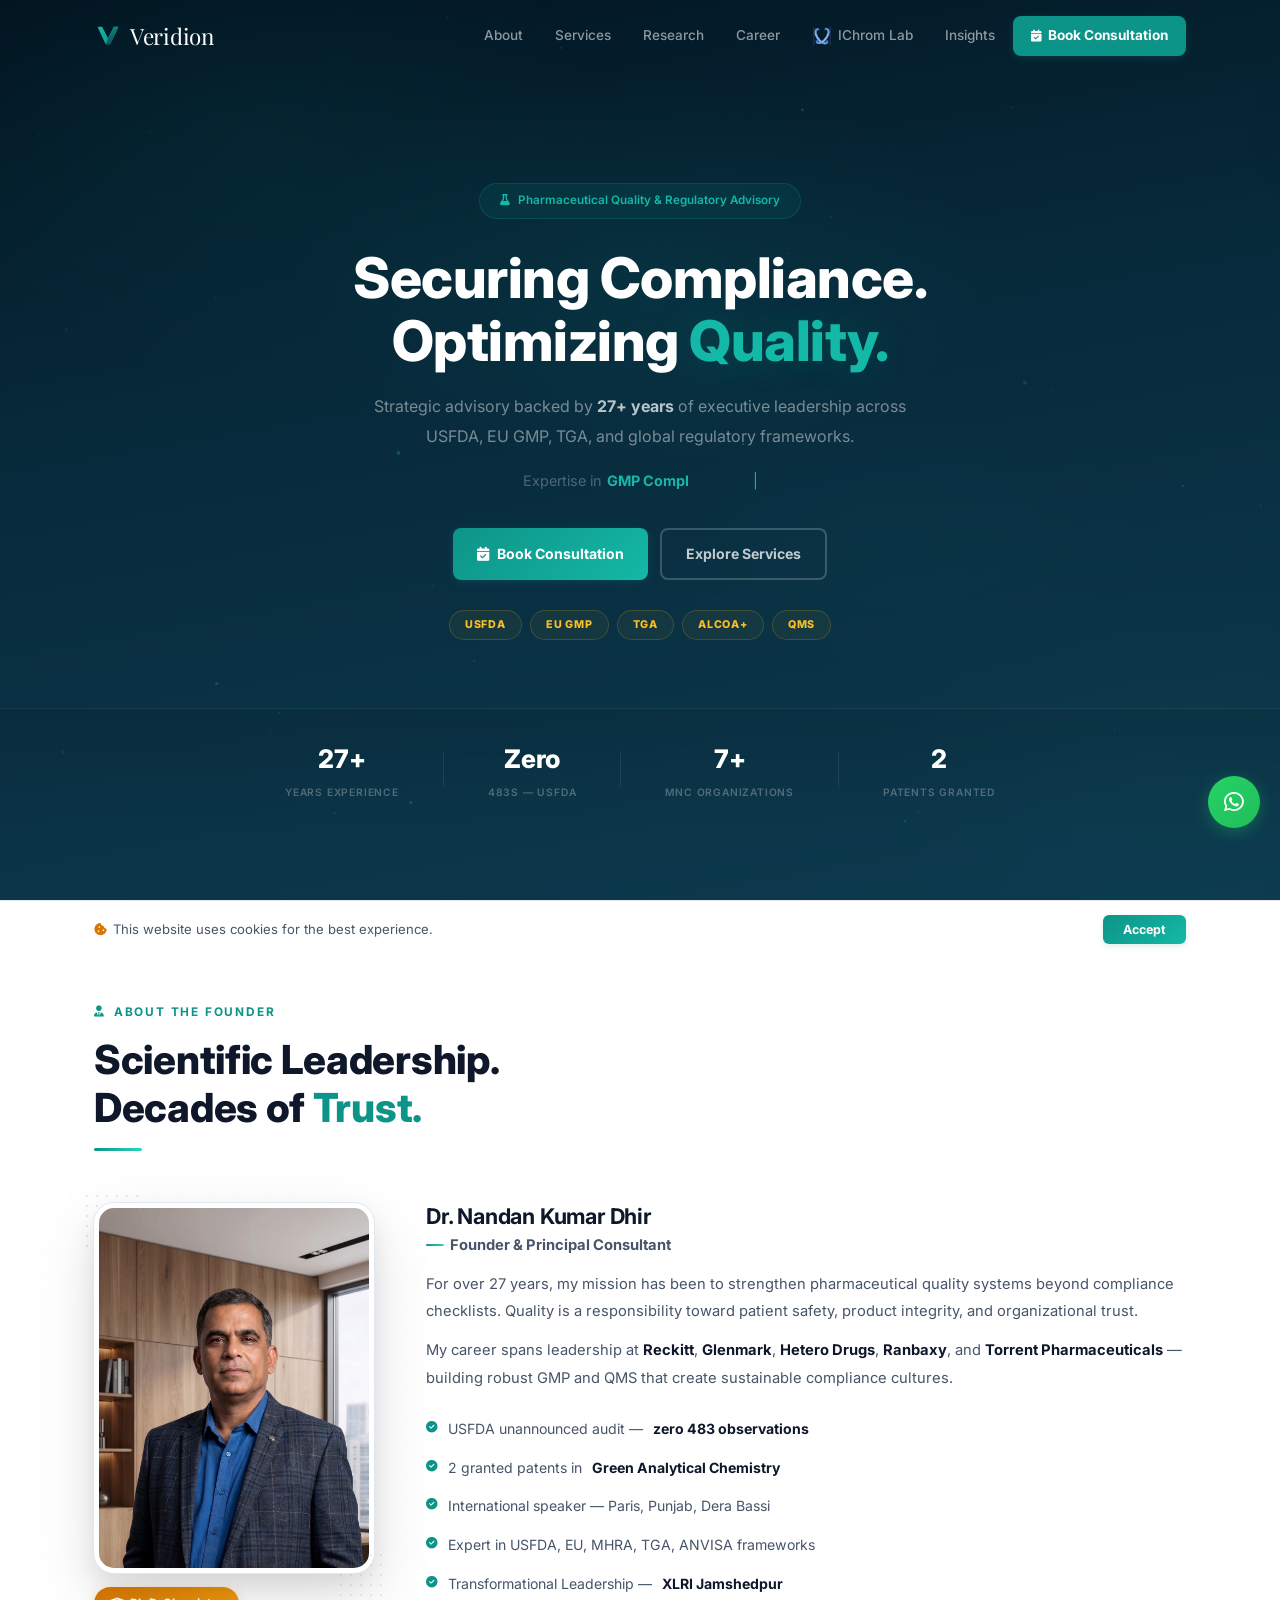
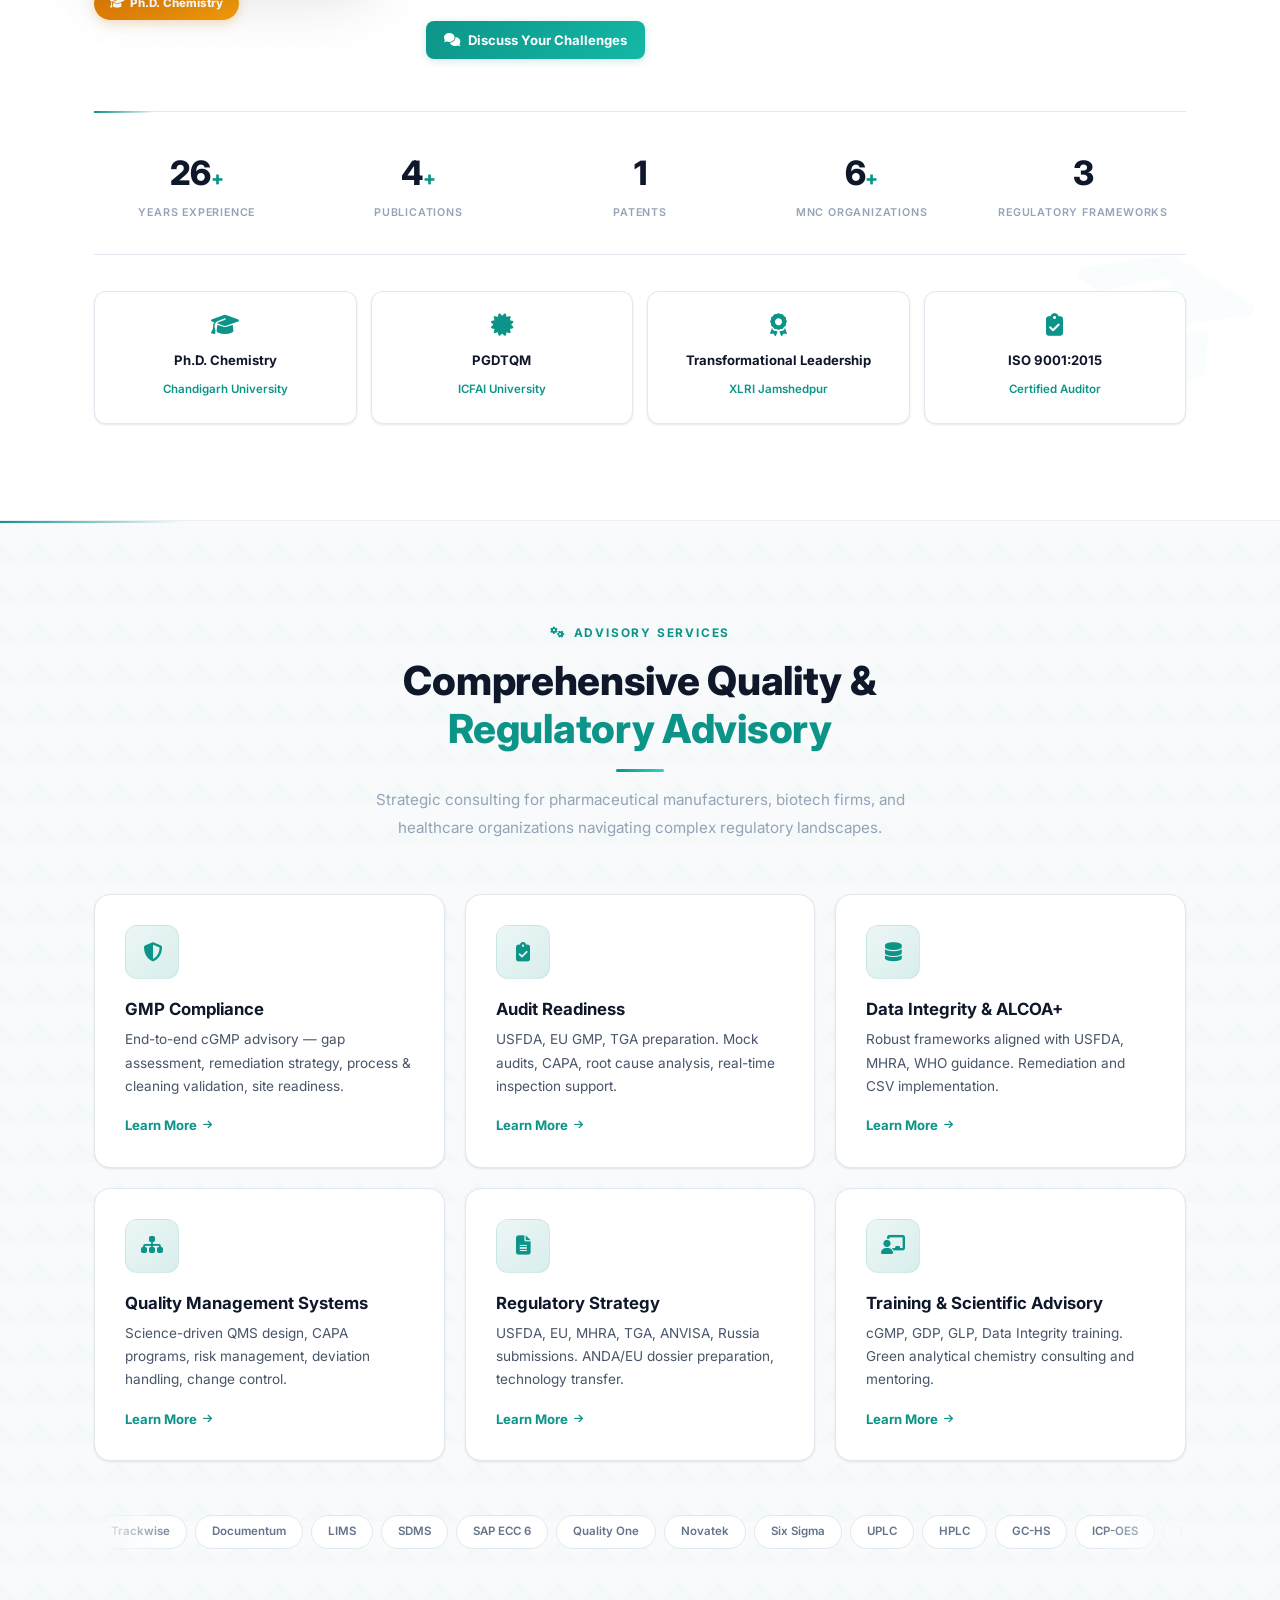
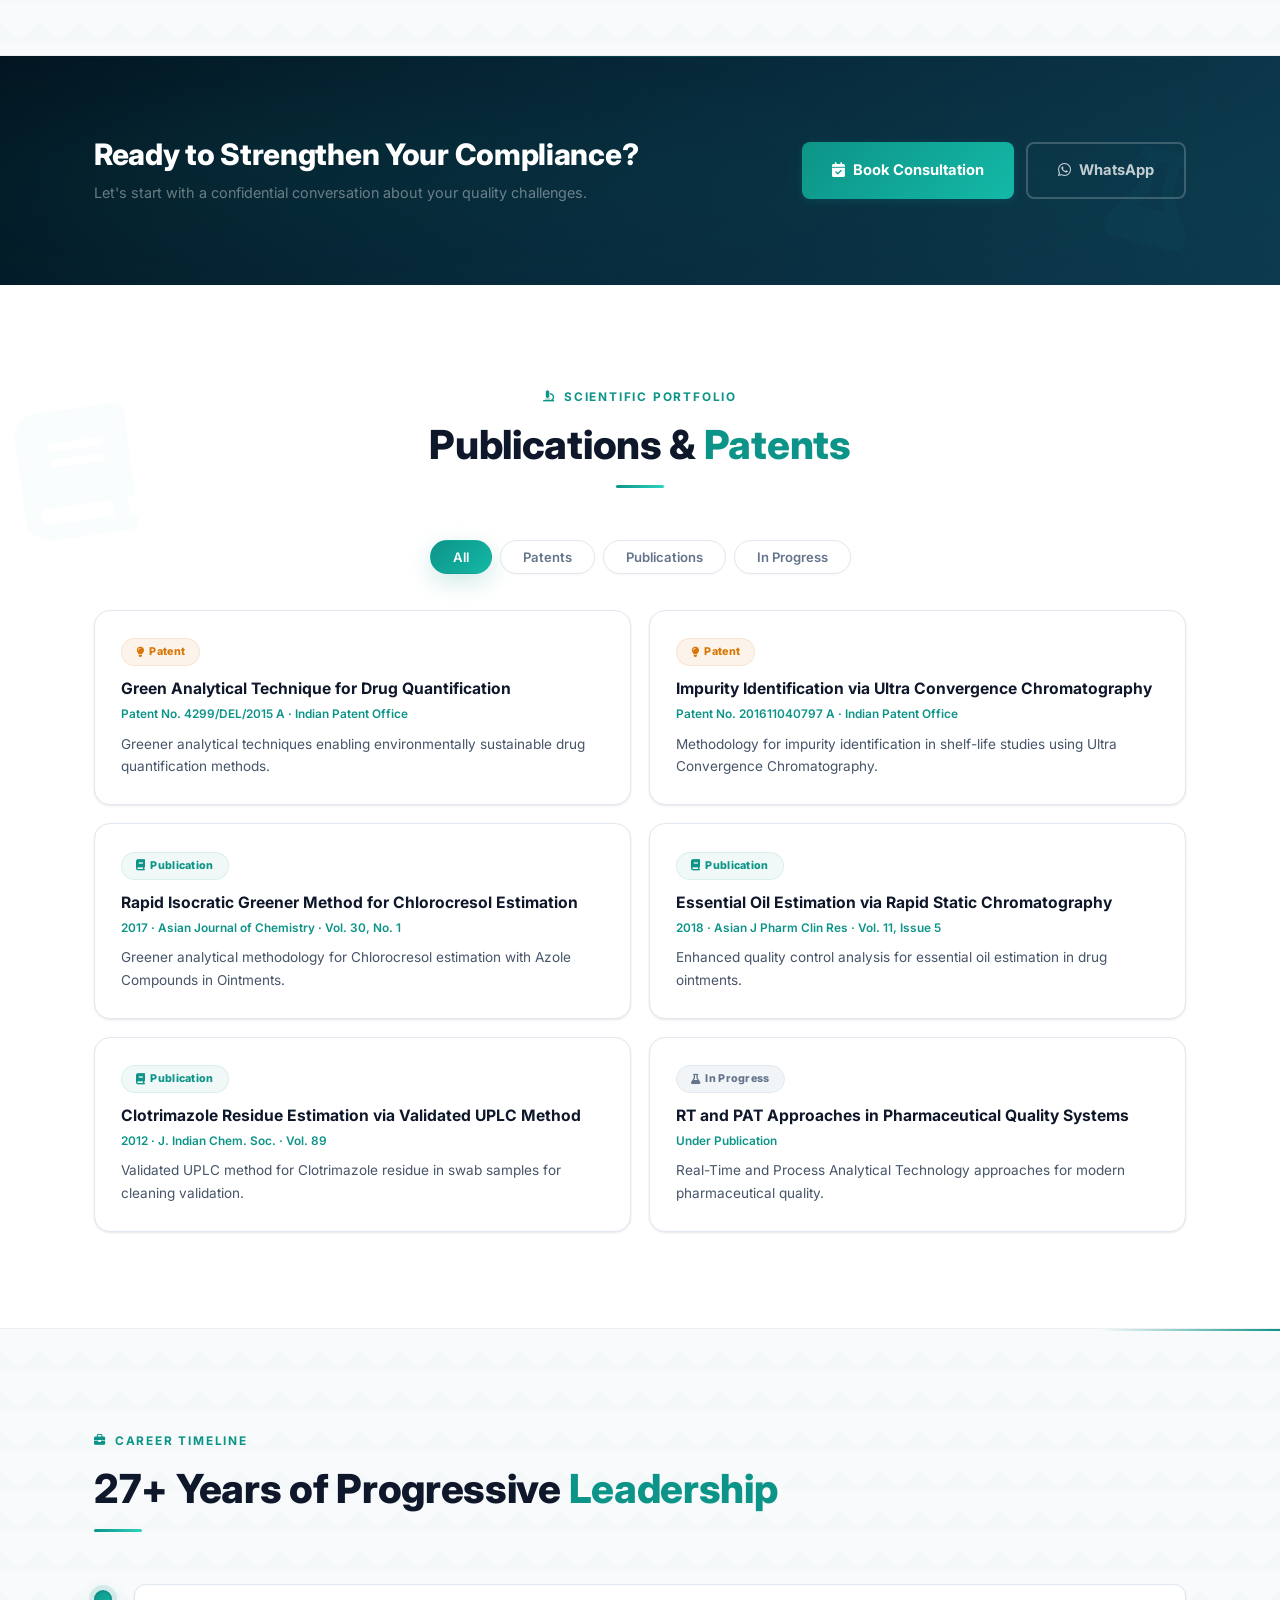
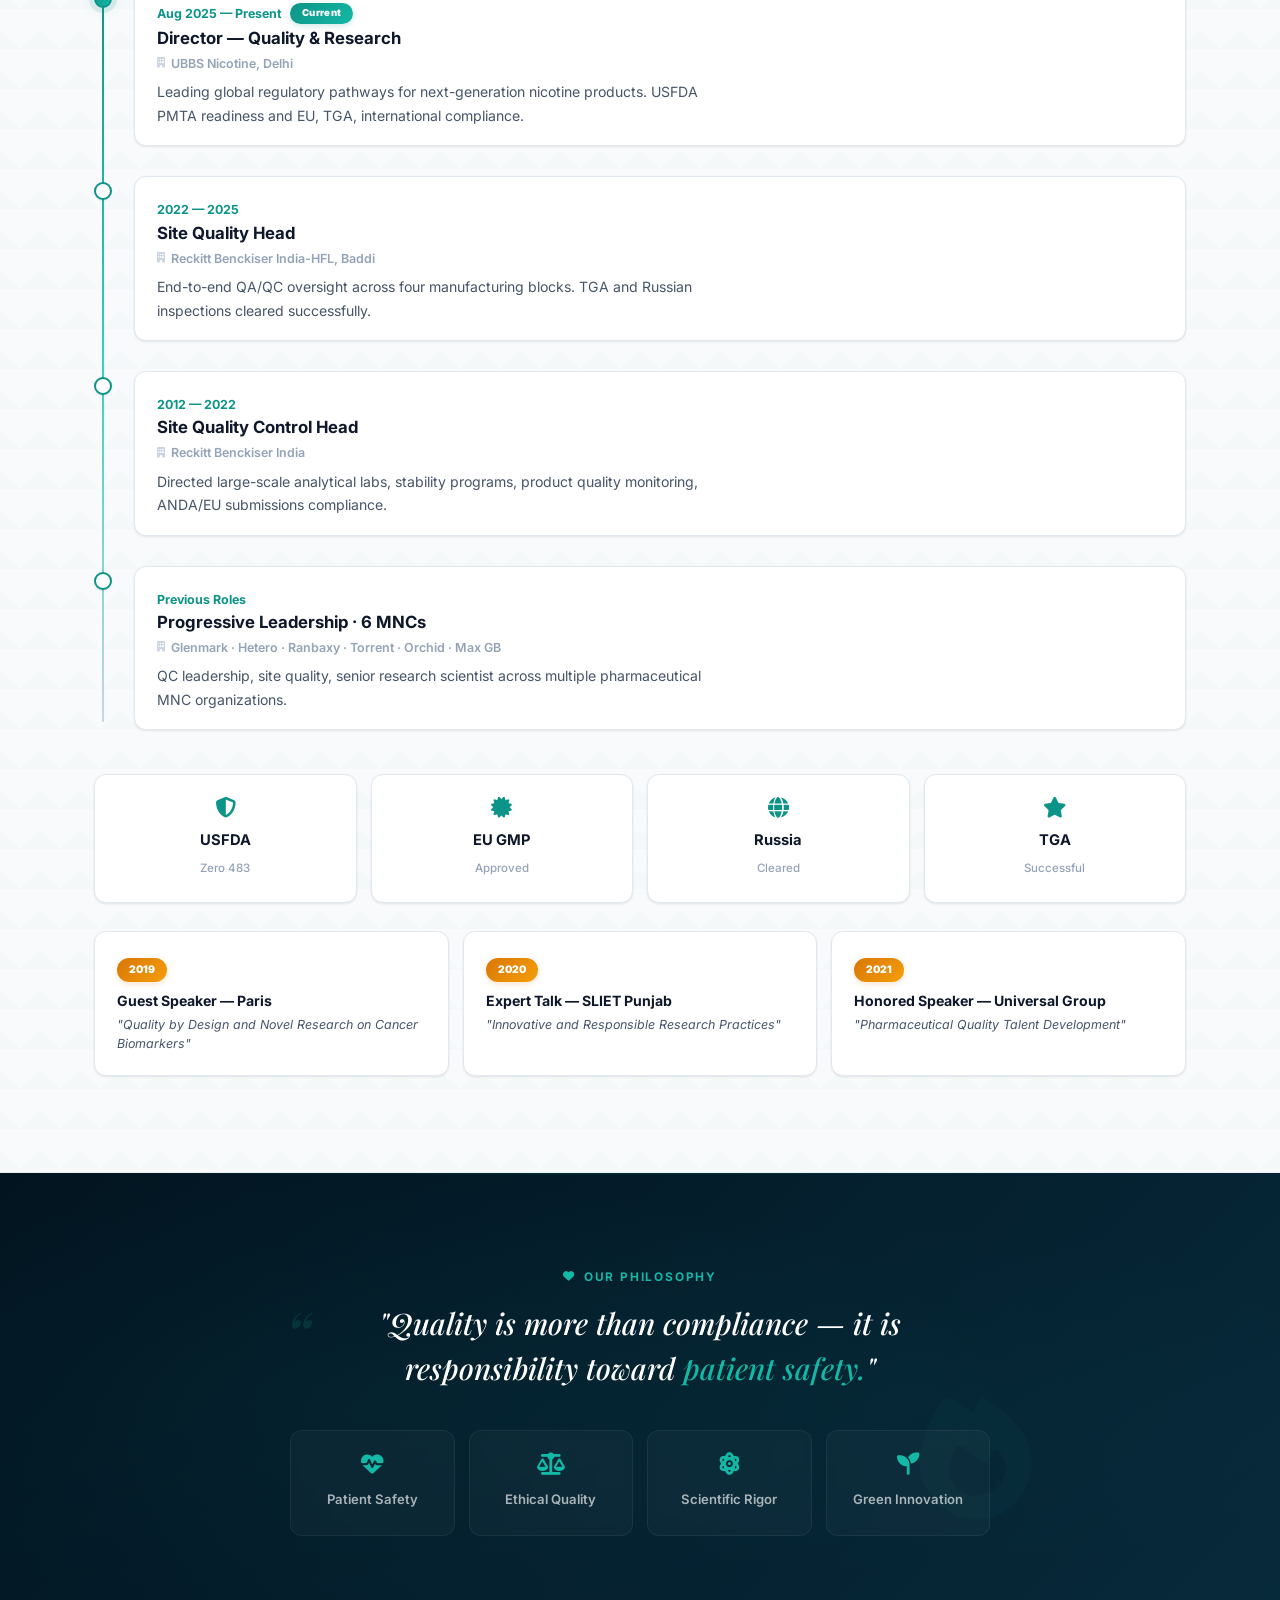
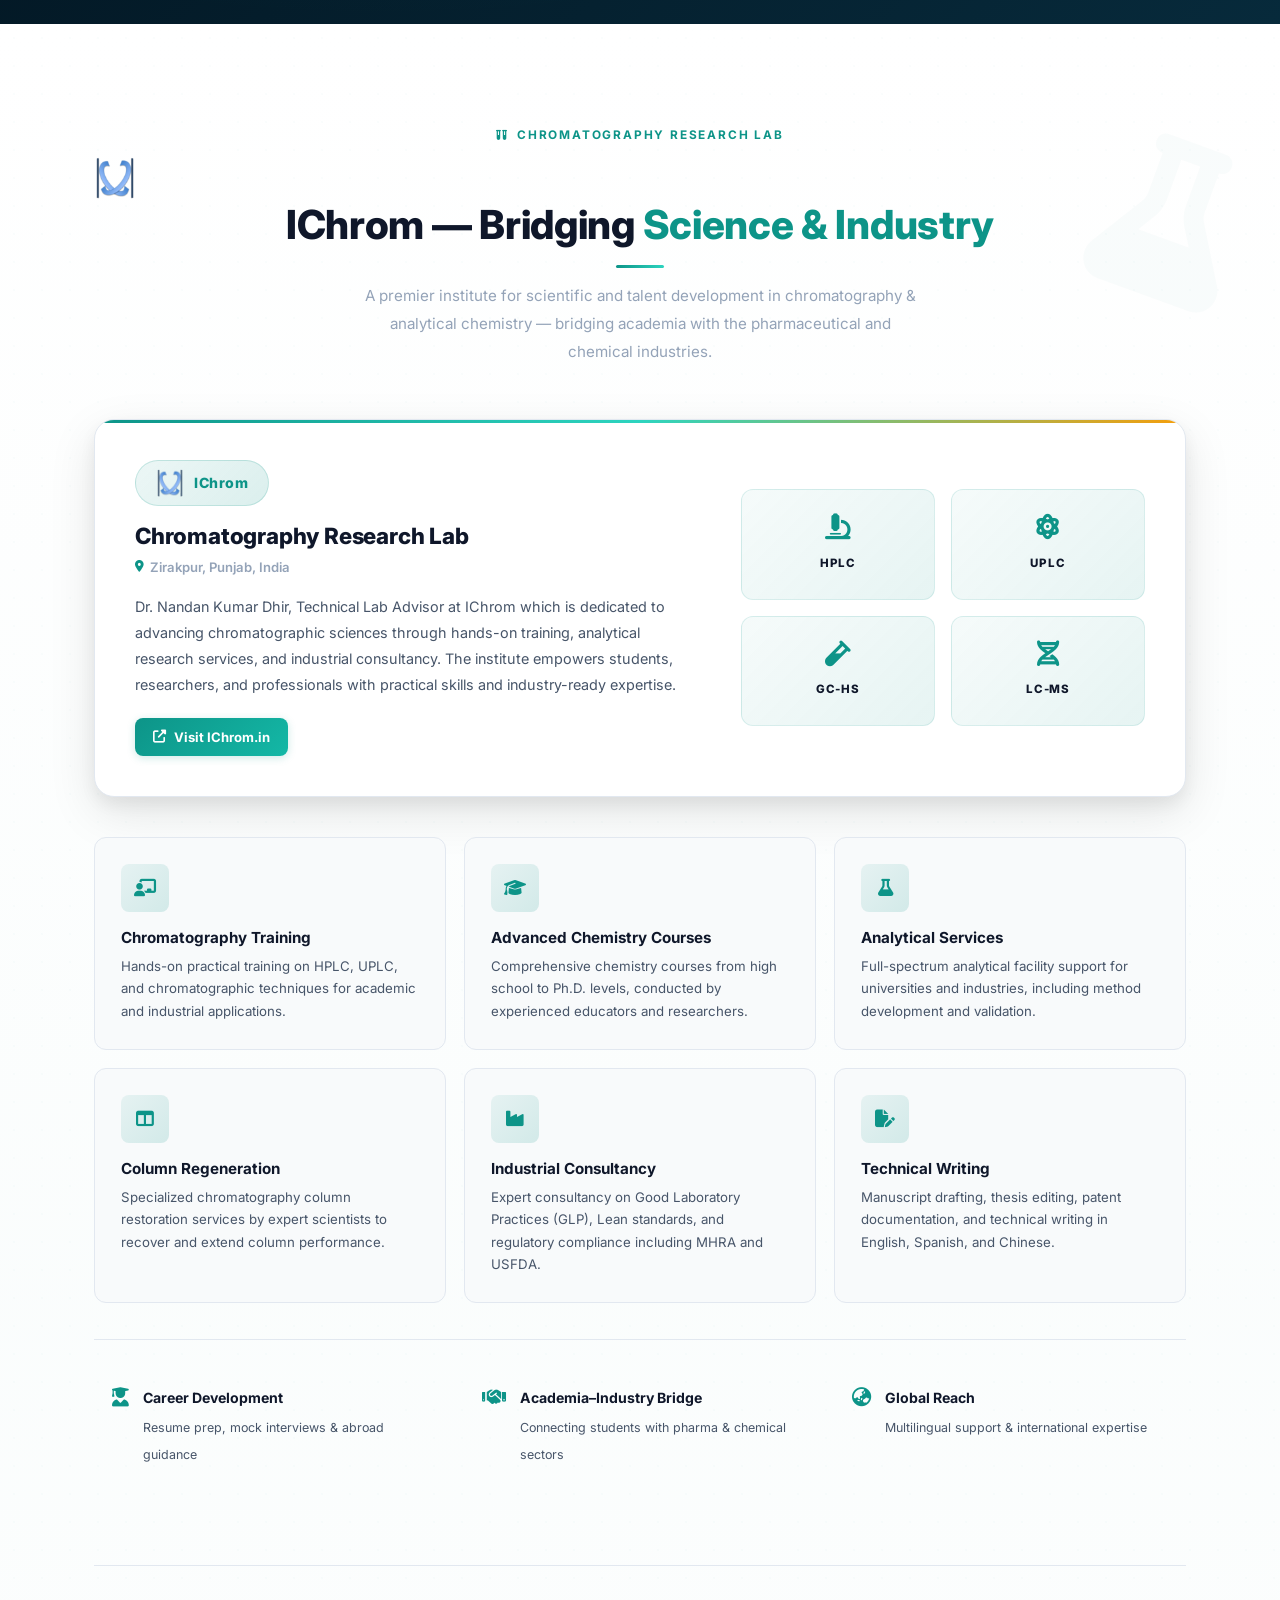
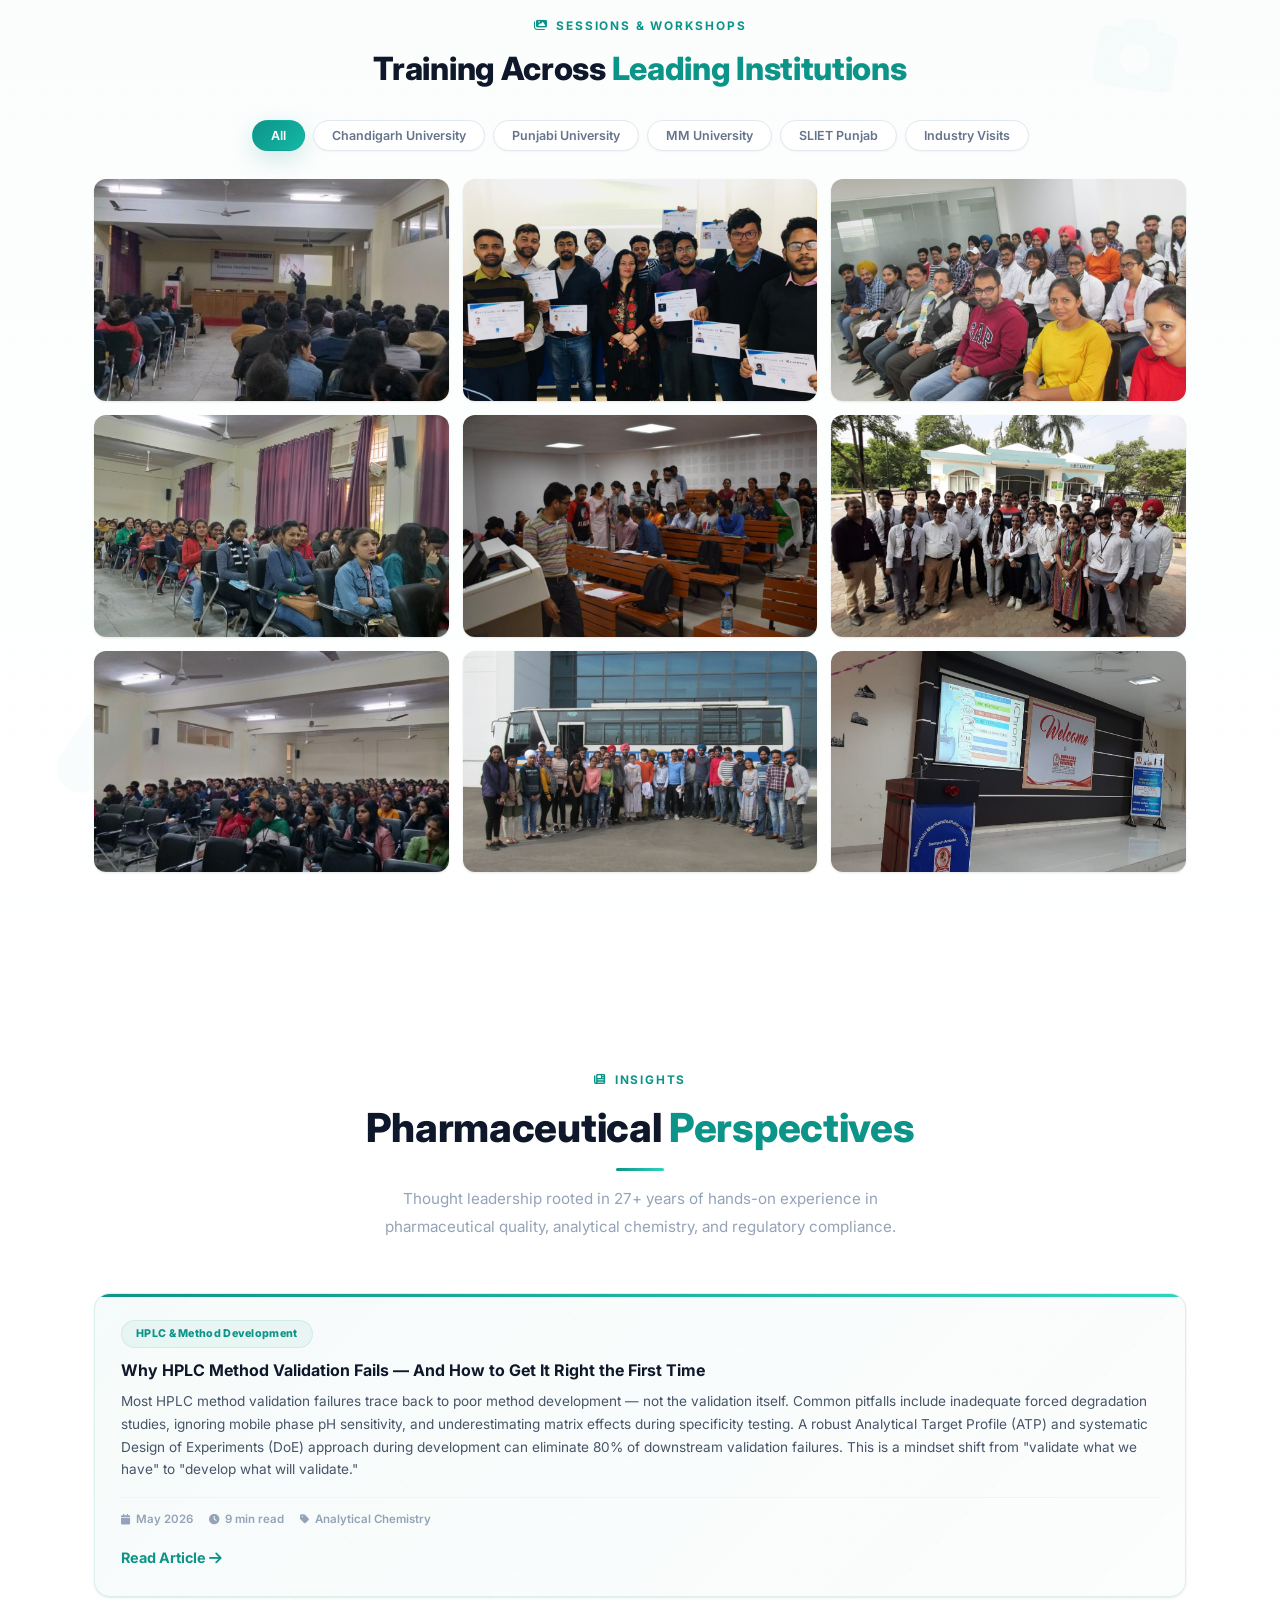
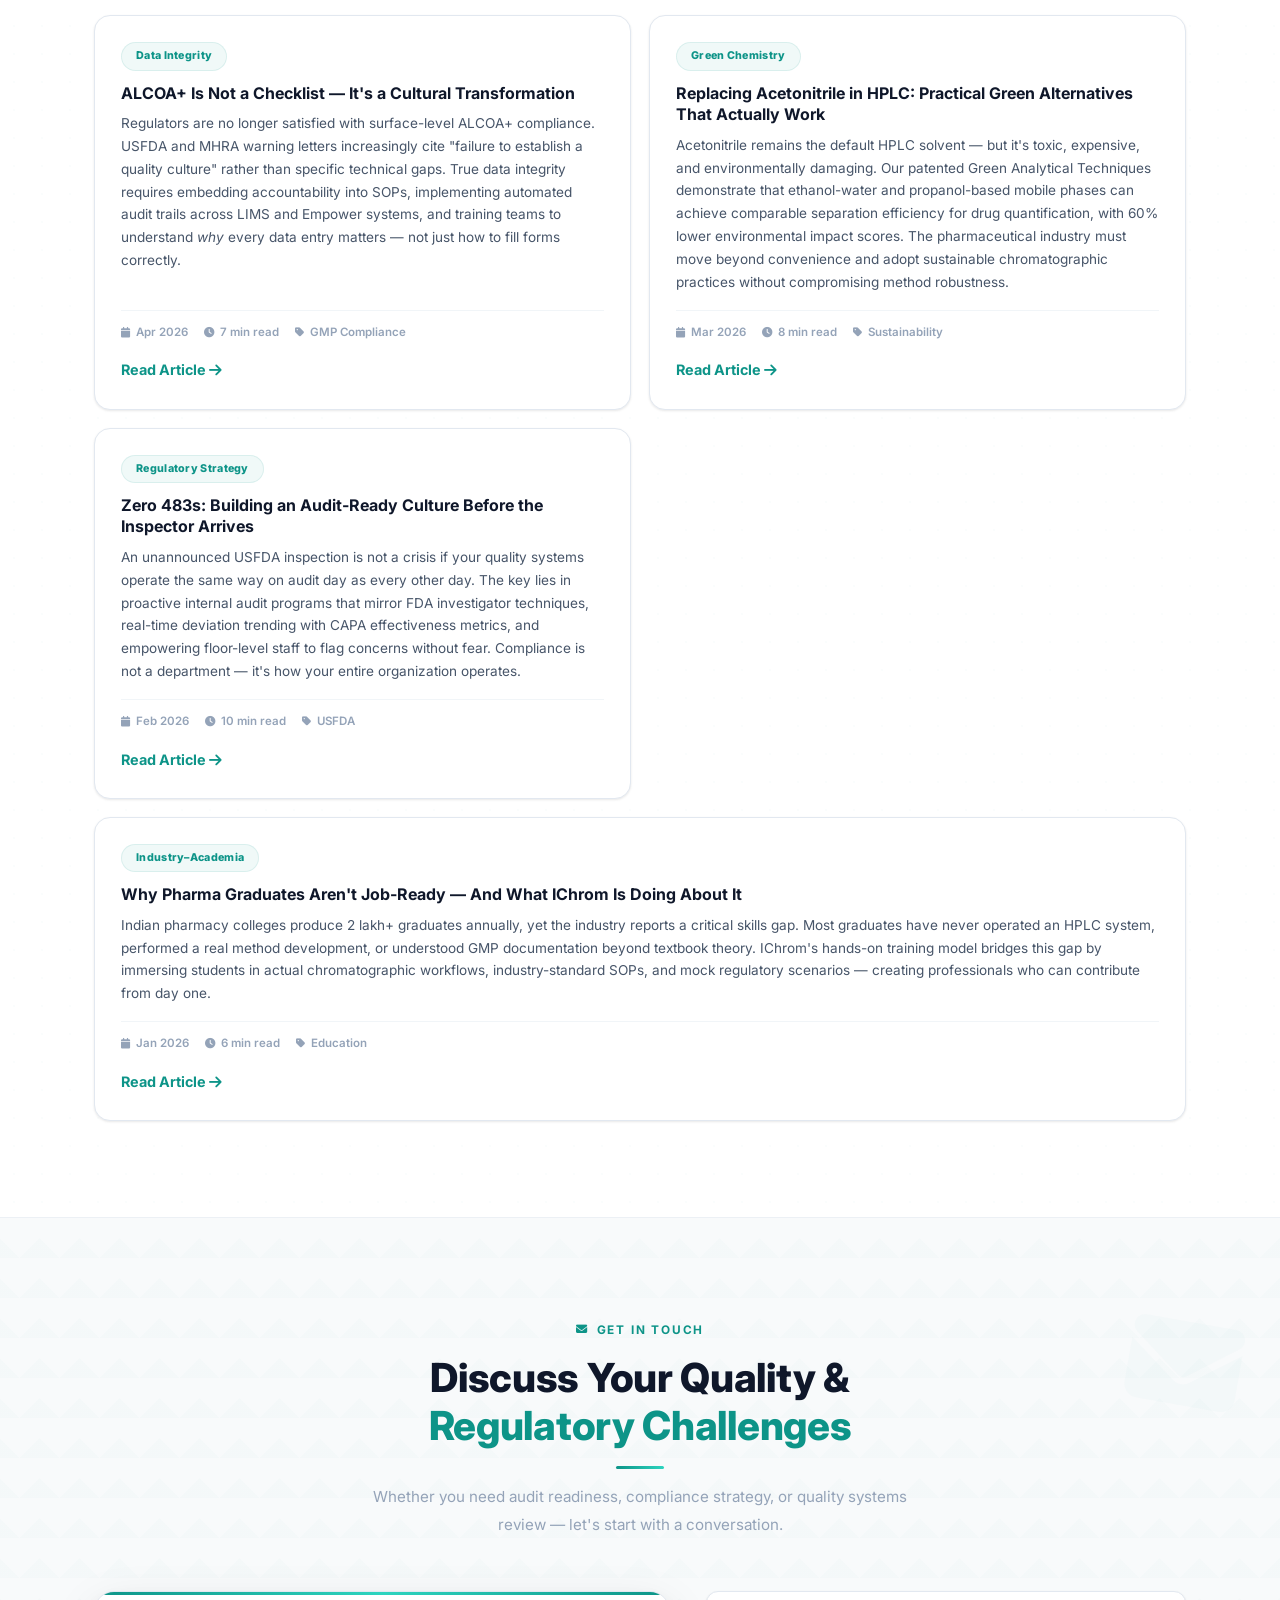
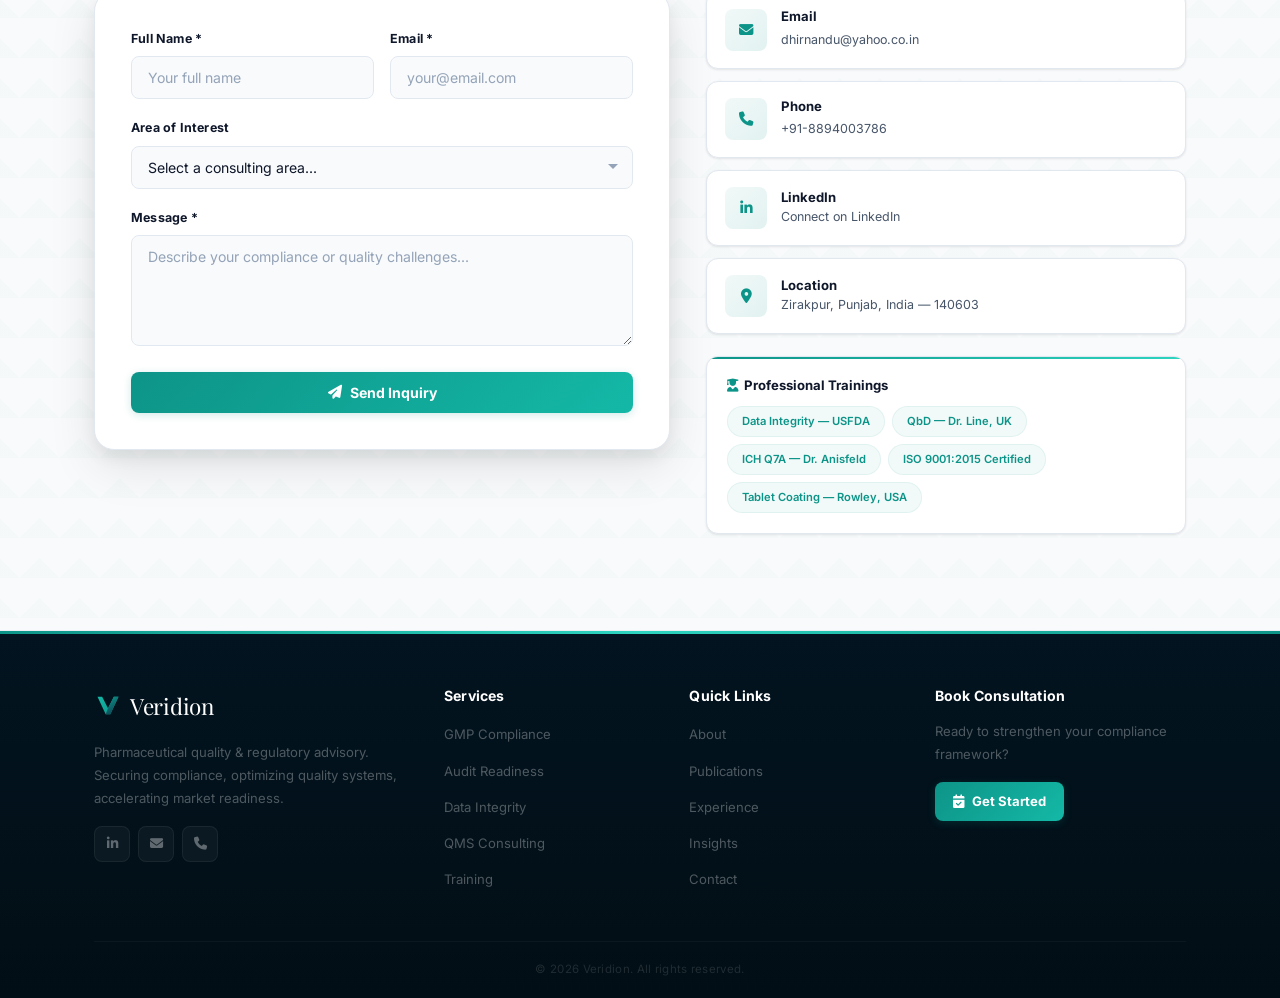
<file: index.html>
<!DOCTYPE html>
<html lang="en">
<head>
    <!-- Google Analytics -->
    <script async src="https://www.googletagmanager.com/gtag/js?id=G-CE9HKHH9NF"></script>
    <script>window.dataLayer=window.dataLayer||[];function gtag(){dataLayer.push(arguments);}gtag('js',new Date());gtag('config','G-CE9HKHH9NF');</script>

    <meta charset="UTF-8">
    <meta name="viewport" content="width=device-width, initial-scale=1.0">
    <meta name="description" content="Veridion — Pharmaceutical quality & regulatory advisory. 27+ years of GMP, data integrity, and global compliance leadership by Dr. Nandan Kumar Dhir.">
    <meta name="keywords" content="Pharmaceutical Consulting, GMP Compliance, USFDA, Data Integrity, QMS, Regulatory, Pharma Advisory">
    <meta name="author" content="Dr. Nandan Kumar Dhir">
    <meta name="robots" content="index, follow">
    <meta property="og:title" content="Veridion | Pharmaceutical Quality & Regulatory Advisory">
    <meta property="og:description" content="Strategic pharmaceutical consulting. 27+ years of global leadership across USFDA, EU GMP, TGA.">
    <meta property="og:type" content="website">
    <meta name="theme-color" content="#0D3A4F">
    <link rel="icon" type="image/svg+xml" href="favicon.svg">
    <link rel="icon" type="image/png" sizes="48x48" href="favicon-48.png">
    <link rel="icon" type="image/png" sizes="32x32" href="favicon.png">
    <link rel="icon" type="image/png" sizes="16x16" href="favicon-16.png">
    <link rel="apple-touch-icon" sizes="180x180" href="apple-touch-icon.png">
    <title>Veridion | Pharmaceutical Quality & Regulatory Advisory</title>
    <link rel="preconnect" href="https://fonts.googleapis.com">
    <link rel="preconnect" href="https://fonts.gstatic.com" crossorigin>
    <link href="https://fonts.googleapis.com/css2?family=Inter:wght@300;400;500;600;700;800&family=Playfair+Display:ital,wght@0,400;0,500;0,600;0,700;1,400;1,500&display=swap" rel="stylesheet">
    <link rel="stylesheet" href="https://cdnjs.cloudflare.com/ajax/libs/font-awesome/6.5.1/css/all.min.css">
    <link rel="stylesheet" href="style.css">
</head>
<body>

    <!-- LOADER -->
    <div class="loader" id="loader">
        <div class="loader-inner">
            <div class="loader-logo">
                <svg width="28" height="28" viewBox="0 0 24 24" fill="none" xmlns="http://www.w3.org/2000/svg" class="logo-icon">
                    <path d="M3 4L10 19H14L21 4H17L12 14L7 4H3Z" fill="url(#paint0_linear_loader)"/>
                    <path d="M12 14L17 4H21L14 19H10L12 14Z" fill="url(#paint1_linear_loader)"/>
                    <defs>
                        <linearGradient id="paint0_linear_loader" x1="3" y1="4" x2="21" y2="19" gradientUnits="userSpaceOnUse">
                            <stop stop-color="#14B8A6"/>
                            <stop offset="1" stop-color="#0D9488"/>
                        </linearGradient>
                        <linearGradient id="paint1_linear_loader" x1="12" y1="4" x2="21" y2="19" gradientUnits="userSpaceOnUse">
                            <stop stop-color="#0D9488"/>
                            <stop offset="1" stop-color="#0D3A4F"/>
                        </linearGradient>
                    </defs>
                </svg>
                <span>Veridion</span>
            </div>
            <div class="loader-bar"><div class="loader-fill"></div></div>
        </div>
    </div>

    <!-- NAVBAR -->
    <header class="navbar" id="navbar">
        <div class="container nav-container">
            <a href="#hero" class="logo">
                <svg width="28" height="28" viewBox="0 0 24 24" fill="none" xmlns="http://www.w3.org/2000/svg" class="logo-icon">
                    <path d="M3 4L10 19H14L21 4H17L12 14L7 4H3Z" fill="url(#paint0_linear_nav)"/>
                    <path d="M12 14L17 4H21L14 19H10L12 14Z" fill="url(#paint1_linear_nav)"/>
                    <defs>
                        <linearGradient id="paint0_linear_nav" x1="3" y1="4" x2="21" y2="19" gradientUnits="userSpaceOnUse">
                            <stop stop-color="#14B8A6"/>
                            <stop offset="1" stop-color="#0D9488"/>
                        </linearGradient>
                        <linearGradient id="paint1_linear_nav" x1="12" y1="4" x2="21" y2="19" gradientUnits="userSpaceOnUse">
                            <stop stop-color="#0D9488"/>
                            <stop offset="1" stop-color="#0D3A4F"/>
                        </linearGradient>
                    </defs>
                </svg>
                <span>Veridion</span>
            </a>
            <nav class="nav-links" id="nav-links">
                <a href="#about">About</a>
                <a href="#services">Services</a>
                <a href="#publications">Research</a>
                <a href="#experience">Career</a>
                <a href="#ichrom" class="nav-ichrom-link"><img src="ichrom logo favicon.png" alt="IChrom" class="nav-ichrom-logo">IChrom Lab</a>
                <a href="#insights">Insights</a>
                <a href="#contact" class="nav-cta-btn"><i class="fas fa-calendar-check"></i> Book Consultation</a>
            </nav>
            <button class="hamburger" id="hamburger" aria-label="Menu">
                <span></span><span></span><span></span>
            </button>
        </div>
    </header>

    <!-- MOBILE NAV -->
    <div class="mobile-nav" id="mobile-nav">
        <a href="#hero">Home</a>
        <a href="#about">About</a>
        <a href="#services">Services</a>
        <a href="#publications">Research</a>
        <a href="#experience">Career</a>
        <a href="#ichrom" class="mobile-ichrom-link"><img src="ichrom logo favicon.png" alt="IChrom" class="mobile-ichrom-logo">IChrom Lab</a>
        <a href="#insights">Insights</a>
        <a href="#contact">Contact</a>
        <a href="#contact" class="mobile-cta"><i class="fas fa-calendar-check"></i> Book Consultation</a>
    </div>

    <!-- ===== HERO (DARK) ===== -->
    <section id="hero" class="hero-section">
        <canvas id="particle-canvas"></canvas>
        <div class="hero-overlay"></div>
        <div class="container hero-container">
            <div class="hero-badge anim"><i class="fas fa-flask"></i> Pharmaceutical Quality & Regulatory Advisory</div>
            <h1 class="hero-title anim">Securing Compliance.<br>Optimizing <span class="accent">Quality.</span></h1>
            <p class="hero-sub anim">Strategic advisory backed by <strong>27+ years</strong> of executive leadership across USFDA, EU GMP, TGA, and global regulatory frameworks.</p>
            <div class="hero-typing anim">
                <span class="typing-label">Expertise in</span>
                <span class="typing-text" id="typing-text"></span><span class="typing-cursor">|</span>
            </div>
            <div class="hero-ctas anim">
                <a href="#contact" class="btn btn-primary"><i class="fas fa-calendar-check"></i> Book Consultation</a>
                <a href="#services" class="btn btn-ghost">Explore Services</a>
            </div>
            <div class="hero-badges anim">
                <span class="trust-chip">USFDA</span>
                <span class="trust-chip">EU GMP</span>
                <span class="trust-chip">TGA</span>
                <span class="trust-chip">ALCOA+</span>
                <span class="trust-chip">QMS</span>
            </div>
        </div>
        <div class="hero-stats-bar">
            <div class="container">
                <div class="hero-stats">
                    <div class="hs-item"><div class="hs-num">27+</div><div class="hs-label">Years Experience</div></div>
                    <div class="hs-divider"></div>
                    <div class="hs-item"><div class="hs-num">Zero</div><div class="hs-label">483s — USFDA</div></div>
                    <div class="hs-divider"></div>
                    <div class="hs-item"><div class="hs-num">7+</div><div class="hs-label">MNC Organizations</div></div>
                    <div class="hs-divider"></div>
                    <div class="hs-item"><div class="hs-num">2</div><div class="hs-label">Patents Granted</div></div>
                </div>
            </div>
        </div>
    </section>

    <!-- ===== ABOUT (WHITE) ===== -->
    <section id="about" class="section section-white">
        <div class="container">
            <div class="section-header anim">
                <span class="section-tag"><i class="fas fa-user-tie"></i> About the Founder</span>
                <h2 class="section-title">Scientific Leadership.<br>Decades of <span class="accent">Trust.</span></h2>
            </div>
            <div class="about-grid">
                <div class="about-photo-col anim">
                    <div class="about-photo">
                        <img src="dr-dhir.png" alt="Dr. Nandan Kumar Dhir" loading="lazy">
                    </div>
                    <div class="photo-badge"><i class="fas fa-graduation-cap"></i> Ph.D. Chemistry</div>
                </div>
                <div class="about-text-col anim">
                    <h3>Dr. Nandan Kumar Dhir</h3>
                    <p class="about-role">Founder & Principal Consultant</p>
                    <p>For over 27 years, my mission has been to strengthen pharmaceutical quality systems beyond compliance checklists. Quality is a responsibility toward patient safety, product integrity, and organizational trust.</p>
                    <p>My career spans leadership at <strong>Reckitt</strong>, <strong>Glenmark</strong>, <strong>Hetero Drugs</strong>, <strong>Ranbaxy</strong>, and <strong>Torrent Pharmaceuticals</strong> — building robust GMP and QMS that create sustainable compliance cultures.</p>
                    <ul class="check-list">
                        <li><i class="fas fa-check-circle"></i> USFDA unannounced audit — <strong>zero 483 observations</strong></li>
                        <li><i class="fas fa-check-circle"></i> 2 granted patents in <strong>Green Analytical Chemistry</strong></li>
                        <li><i class="fas fa-check-circle"></i> International speaker — Paris, Punjab, Dera Bassi</li>
                        <li><i class="fas fa-check-circle"></i> Expert in USFDA, EU, MHRA, TGA, ANVISA frameworks</li>
                        <li><i class="fas fa-check-circle"></i> Transformational Leadership — <strong>XLRI Jamshedpur</strong></li>
                    </ul>
                    <a href="#contact" class="btn btn-primary btn-sm"><i class="fas fa-comments"></i> Discuss Your Challenges</a>
                </div>
            </div>

            <div class="stats-bar anim">
                <div class="stat-box"><span class="counter" data-target="27">0</span><span class="stat-plus">+</span><p>Years Experience</p></div>
                <div class="stat-box"><span class="counter" data-target="5">0</span><span class="stat-plus">+</span><p>Publications</p></div>
                <div class="stat-box"><span class="counter" data-target="2">0</span><span class="stat-plus"></span><p>Patents</p></div>
                <div class="stat-box"><span class="counter" data-target="7">0</span><span class="stat-plus">+</span><p>MNC Organizations</p></div>
                <div class="stat-box"><span class="counter" data-target="4">0</span><span class="stat-plus"></span><p>Regulatory Frameworks</p></div>
            </div>

            <div class="edu-grid anim">
                <div class="edu-card"><i class="fas fa-graduation-cap"></i><strong>Ph.D. Chemistry</strong><span>Chandigarh University</span></div>
                <div class="edu-card"><i class="fas fa-certificate"></i><strong>PGDTQM</strong><span>ICFAI University</span></div>
                <div class="edu-card"><i class="fas fa-award"></i><strong>Transformational Leadership</strong><span>XLRI Jamshedpur</span></div>
                <div class="edu-card"><i class="fas fa-clipboard-check"></i><strong>ISO 9001:2015</strong><span>Certified Auditor</span></div>
            </div>
        </div>
    </section>

    <!-- ===== SERVICES (LIGHT GRAY) ===== -->
    <section id="services" class="section section-light">
        <div class="container">
            <div class="section-header center anim">
                <span class="section-tag"><i class="fas fa-cogs"></i> Advisory Services</span>
                <h2 class="section-title">Comprehensive Quality &<br><span class="accent">Regulatory Advisory</span></h2>
                <p class="section-desc">Strategic consulting for pharmaceutical manufacturers, biotech firms, and healthcare organizations navigating complex regulatory landscapes.</p>
            </div>
            <div class="services-grid">
                <div class="service-card anim">
                    <div class="service-icon"><i class="fas fa-shield-halved"></i></div>
                    <h3>GMP Compliance</h3>
                    <p>End-to-end cGMP advisory — gap assessment, remediation strategy, process & cleaning validation, site readiness.</p>
                    <a href="#contact" class="service-link">Learn More <i class="fas fa-arrow-right"></i></a>
                </div>
                <div class="service-card anim">
                    <div class="service-icon"><i class="fas fa-clipboard-check"></i></div>
                    <h3>Audit Readiness</h3>
                    <p>USFDA, EU GMP, TGA preparation. Mock audits, CAPA, root cause analysis, real-time inspection support.</p>
                    <a href="#contact" class="service-link">Learn More <i class="fas fa-arrow-right"></i></a>
                </div>
                <div class="service-card anim">
                    <div class="service-icon"><i class="fas fa-database"></i></div>
                    <h3>Data Integrity & ALCOA+</h3>
                    <p>Robust frameworks aligned with USFDA, MHRA, WHO guidance. Remediation and CSV implementation.</p>
                    <a href="#contact" class="service-link">Learn More <i class="fas fa-arrow-right"></i></a>
                </div>
                <div class="service-card anim">
                    <div class="service-icon"><i class="fas fa-sitemap"></i></div>
                    <h3>Quality Management Systems</h3>
                    <p>Science-driven QMS design, CAPA programs, risk management, deviation handling, change control.</p>
                    <a href="#contact" class="service-link">Learn More <i class="fas fa-arrow-right"></i></a>
                </div>
                <div class="service-card anim">
                    <div class="service-icon"><i class="fas fa-file-lines"></i></div>
                    <h3>Regulatory Strategy</h3>
                    <p>USFDA, EU, MHRA, TGA, ANVISA, Russia submissions. ANDA/EU dossier preparation, technology transfer.</p>
                    <a href="#contact" class="service-link">Learn More <i class="fas fa-arrow-right"></i></a>
                </div>
                <div class="service-card anim">
                    <div class="service-icon"><i class="fas fa-chalkboard-teacher"></i></div>
                    <h3>Training & Scientific Advisory</h3>
                    <p>cGMP, GDP, GLP, Data Integrity training. Green analytical chemistry consulting and mentoring.</p>
                    <a href="#contact" class="service-link">Learn More <i class="fas fa-arrow-right"></i></a>
                </div>
            </div>

            <!-- Tools Marquee -->
            <div class="tools-marquee anim">
                <div class="marquee-track" id="marquee-track">
                    <span>Trackwise</span><span>Documentum</span><span>LIMS</span><span>SDMS</span><span>SAP ECC 6</span><span>Quality One</span><span>Novatek</span><span>Six Sigma</span><span>UPLC</span><span>HPLC</span><span>GC-HS</span><span>ICP-OES</span><span>LC-MS/MS</span><span>UV-Vis</span>
                    <span>Trackwise</span><span>Documentum</span><span>LIMS</span><span>SDMS</span><span>SAP ECC 6</span><span>Quality One</span><span>Novatek</span><span>Six Sigma</span><span>UPLC</span><span>HPLC</span><span>GC-HS</span><span>ICP-OES</span><span>LC-MS/MS</span><span>UV-Vis</span>
                </div>
            </div>
        </div>
    </section>

    <!-- ===== CTA BANNER (DARK) ===== -->
    <section class="cta-section">
        <div class="container">
            <div class="cta-inner anim">
                <div class="cta-text">
                    <h2>Ready to Strengthen Your Compliance?</h2>
                    <p>Let's start with a confidential conversation about your quality challenges.</p>
                </div>
                <div class="cta-buttons">
                    <a href="#contact" class="btn btn-primary btn-lg"><i class="fas fa-calendar-check"></i> Book Consultation</a>
                    <a href="https://wa.me/918894003786?text=Hello%20Dr.%20Dhir%2C%20I%20would%20like%20to%20discuss%20pharmaceutical%20consulting." target="_blank" rel="noopener" class="btn btn-ghost btn-lg"><i class="fab fa-whatsapp"></i> WhatsApp</a>
                </div>
            </div>
        </div>
    </section>

    <!-- ===== PUBLICATIONS (WHITE) ===== -->
    <section id="publications" class="section section-white">
        <div class="container">
            <div class="section-header center anim">
                <span class="section-tag"><i class="fas fa-microscope"></i> Scientific Portfolio</span>
                <h2 class="section-title">Publications & <span class="accent">Patents</span></h2>
            </div>
            <div class="pub-filters anim">
                <button class="filter-btn active" data-filter="all">All</button>
                <button class="filter-btn" data-filter="patent">Patents</button>
                <button class="filter-btn" data-filter="publication">Publications</button>
                <button class="filter-btn" data-filter="research">In Progress</button>
            </div>
            <div class="pub-grid">
                <div class="pub-card anim" data-category="patent">
                    <span class="pub-tag patent"><i class="fas fa-lightbulb"></i> Patent</span>
                    <h3>Green Analytical Technique for Drug Quantification</h3>
                    <p class="pub-meta">Patent No. 4299/DEL/2015 A · Indian Patent Office</p>
                    <p>Greener analytical techniques enabling environmentally sustainable drug quantification methods.</p>
                </div>
                <div class="pub-card anim" data-category="patent">
                    <span class="pub-tag patent"><i class="fas fa-lightbulb"></i> Patent</span>
                    <h3>Impurity Identification via Ultra Convergence Chromatography</h3>
                    <p class="pub-meta">Patent No. 201611040797 A · Indian Patent Office</p>
                    <p>Methodology for impurity identification in shelf-life studies using Ultra Convergence Chromatography.</p>
                </div>
                <div class="pub-card anim" data-category="publication">
                    <span class="pub-tag publication"><i class="fas fa-book"></i> Publication</span>
                    <h3>Rapid Isocratic Greener Method for Chlorocresol Estimation</h3>
                    <p class="pub-meta">2017 · Asian Journal of Chemistry · Vol. 30, No. 1</p>
                    <p>Greener analytical methodology for Chlorocresol estimation with Azole Compounds in Ointments.</p>
                </div>
                <div class="pub-card anim" data-category="publication">
                    <span class="pub-tag publication"><i class="fas fa-book"></i> Publication</span>
                    <h3>Essential Oil Estimation via Rapid Static Chromatography</h3>
                    <p class="pub-meta">2018 · Asian J Pharm Clin Res · Vol. 11, Issue 5</p>
                    <p>Enhanced quality control analysis for essential oil estimation in drug ointments.</p>
                </div>
                <div class="pub-card anim" data-category="publication">
                    <span class="pub-tag publication"><i class="fas fa-book"></i> Publication</span>
                    <h3>Clotrimazole Residue Estimation via Validated UPLC Method</h3>
                    <p class="pub-meta">2012 · J. Indian Chem. Soc. · Vol. 89</p>
                    <p>Validated UPLC method for Clotrimazole residue in swab samples for cleaning validation.</p>
                </div>
                <div class="pub-card anim" data-category="research">
                    <span class="pub-tag research"><i class="fas fa-flask"></i> In Progress</span>
                    <h3>RT and PAT Approaches in Pharmaceutical Quality Systems</h3>
                    <p class="pub-meta">Under Publication</p>
                    <p>Real-Time and Process Analytical Technology approaches for modern pharmaceutical quality.</p>
                </div>
            </div>
        </div>
    </section>

    <!-- ===== EXPERIENCE (LIGHT GRAY) ===== -->
    <section id="experience" class="section section-light">
        <div class="container">
            <div class="section-header anim">
                <span class="section-tag"><i class="fas fa-briefcase"></i> Career Timeline</span>
                <h2 class="section-title">27+ Years of Progressive <span class="accent">Leadership</span></h2>
            </div>
            <div class="timeline">
                <div class="timeline-item anim">
                    <div class="timeline-dot active"></div>
                    <div class="timeline-content">
                        <div class="timeline-header">
                            <span class="timeline-date">Aug 2025 — Present</span>
                            <span class="timeline-badge">Current</span>
                        </div>
                        <h3>Director — Quality & Research</h3>
                        <p class="timeline-company"><i class="fas fa-building"></i> UBBS Nicotine, Delhi</p>
                        <p>Leading global regulatory pathways for next-generation nicotine products. USFDA PMTA readiness and EU, TGA, international compliance.</p>
                    </div>
                </div>
                <div class="timeline-item anim">
                    <div class="timeline-dot"></div>
                    <div class="timeline-content">
                        <span class="timeline-date">2022 — 2025</span>
                        <h3>Site Quality Head</h3>
                        <p class="timeline-company"><i class="fas fa-building"></i> Reckitt Benckiser India-HFL, Baddi</p>
                        <p>End-to-end QA/QC oversight across four manufacturing blocks. TGA and Russian inspections cleared successfully.</p>
                    </div>
                </div>
                <div class="timeline-item anim">
                    <div class="timeline-dot"></div>
                    <div class="timeline-content">
                        <span class="timeline-date">2012 — 2022</span>
                        <h3>Site Quality Control Head</h3>
                        <p class="timeline-company"><i class="fas fa-building"></i> Reckitt Benckiser India</p>
                        <p>Directed large-scale analytical labs, stability programs, product quality monitoring, ANDA/EU submissions compliance.</p>
                    </div>
                </div>
                <div class="timeline-item anim">
                    <div class="timeline-dot"></div>
                    <div class="timeline-content">
                        <span class="timeline-date">Previous Roles</span>
                        <h3>Progressive Leadership · 6 MNCs</h3>
                        <p class="timeline-company"><i class="fas fa-building"></i> Glenmark · Hetero · Ranbaxy · Torrent · Orchid · Max GB</p>
                        <p>QC leadership, site quality, senior research scientist across multiple pharmaceutical MNC organizations.</p>
                    </div>
                </div>
            </div>

            <div class="reg-grid anim">
                <div class="reg-card"><i class="fas fa-shield-halved"></i><strong>USFDA</strong><span>Zero 483</span></div>
                <div class="reg-card"><i class="fas fa-certificate"></i><strong>EU GMP</strong><span>Approved</span></div>
                <div class="reg-card"><i class="fas fa-globe"></i><strong>Russia</strong><span>Cleared</span></div>
                <div class="reg-card"><i class="fas fa-star"></i><strong>TGA</strong><span>Successful</span></div>
            </div>

            <div class="awards-grid anim">
                <div class="award-card"><span class="award-year">2019</span><h4>Guest Speaker — Paris</h4><p>"Quality by Design and Novel Research on Cancer Biomarkers"</p></div>
                <div class="award-card"><span class="award-year">2020</span><h4>Expert Talk — SLIET Punjab</h4><p>"Innovative and Responsible Research Practices"</p></div>
                <div class="award-card"><span class="award-year">2021</span><h4>Honored Speaker — Universal Group</h4><p>"Pharmaceutical Quality Talent Development"</p></div>
            </div>
        </div>
    </section>

    <!-- ===== PHILOSOPHY (DARK NAVY) ===== -->
    <section class="section section-philosophy">
        <div class="container">
            <div class="philosophy-inner anim">
                <span class="section-tag-light"><i class="fas fa-heart"></i> Our Philosophy</span>
                <blockquote>"Quality is more than compliance — it is responsibility toward <em>patient safety.</em>"</blockquote>
                <div class="pillars-grid">
                    <div class="pillar"><i class="fas fa-heart-pulse"></i><span>Patient Safety</span></div>
                    <div class="pillar"><i class="fas fa-scale-balanced"></i><span>Ethical Quality</span></div>
                    <div class="pillar"><i class="fas fa-atom"></i><span>Scientific Rigor</span></div>
                    <div class="pillar"><i class="fas fa-seedling"></i><span>Green Innovation</span></div>
                </div>
            </div>
        </div>
    </section>

    <!-- ===== ICHROM LAB (WHITE) ===== -->
    <section id="ichrom" class="section section-white">
        <div class="container">
            <div class="section-header center anim">
                <span class="section-tag"><i class="fas fa-vials"></i> Chromatography Research Lab</span>
                <h2 class="section-title"><img src="ichrom logo favicon.png" alt="IChrom" class="ichrom-title-logo">IChrom — Bridging <span class="accent">Science & Industry</span></h2>
                <p class="section-desc">A premier institute for scientific and talent development in chromatography & analytical chemistry — bridging academia with the pharmaceutical and chemical industries.</p>
            </div>

            <div class="ichrom-hero-card anim">
                <div class="ichrom-hero-content">
                    <div class="ichrom-logo-badge">
                        <img src="ichrom logo favicon.png" alt="IChrom Logo" class="ichrom-badge-logo">
                        <span>IChrom</span>
                    </div>
                    <h3>Chromatography Research Lab</h3>
                    <p class="ichrom-location"><i class="fas fa-location-dot"></i> Zirakpur, Punjab, India</p>
                    <p>Dr. Nandan Kumar Dhir, Technical Lab Advisor at IChrom which is dedicated to advancing chromatographic sciences through hands-on training, analytical research services, and industrial consultancy. The institute empowers students, researchers, and professionals with practical skills and industry-ready expertise.</p>
                    <a href="https://www.ichrom.in" target="_blank" rel="noopener" class="btn btn-primary btn-sm"><i class="fas fa-external-link-alt"></i> Visit IChrom.in</a>
                </div>
                <div class="ichrom-hero-visual">
                    <div class="ichrom-stat-ring">
                        <div class="ichrom-ring-item">
                            <i class="fas fa-microscope"></i>
                            <span class="ichrom-ring-label">HPLC</span>
                        </div>
                        <div class="ichrom-ring-item">
                            <i class="fas fa-atom"></i>
                            <span class="ichrom-ring-label">UPLC</span>
                        </div>
                        <div class="ichrom-ring-item">
                            <i class="fas fa-vial"></i>
                            <span class="ichrom-ring-label">GC-HS</span>
                        </div>
                        <div class="ichrom-ring-item">
                            <i class="fas fa-dna"></i>
                            <span class="ichrom-ring-label">LC-MS</span>
                        </div>
                    </div>
                </div>
            </div>

            <div class="ichrom-services-grid">
                <div class="ichrom-service-card anim">
                    <div class="ichrom-service-icon"><i class="fas fa-chalkboard-teacher"></i></div>
                    <h4>Chromatography Training</h4>
                    <p>Hands-on practical training on HPLC, UPLC, and chromatographic techniques for academic and industrial applications.</p>
                </div>
                <div class="ichrom-service-card anim">
                    <div class="ichrom-service-icon"><i class="fas fa-graduation-cap"></i></div>
                    <h4>Advanced Chemistry Courses</h4>
                    <p>Comprehensive chemistry courses from high school to Ph.D. levels, conducted by experienced educators and researchers.</p>
                </div>
                <div class="ichrom-service-card anim">
                    <div class="ichrom-service-icon"><i class="fas fa-flask"></i></div>
                    <h4>Analytical Services</h4>
                    <p>Full-spectrum analytical facility support for universities and industries, including method development and validation.</p>
                </div>
                <div class="ichrom-service-card anim">
                    <div class="ichrom-service-icon"><i class="fas fa-columns"></i></div>
                    <h4>Column Regeneration</h4>
                    <p>Specialized chromatography column restoration services by expert scientists to recover and extend column performance.</p>
                </div>
                <div class="ichrom-service-card anim">
                    <div class="ichrom-service-icon"><i class="fas fa-industry"></i></div>
                    <h4>Industrial Consultancy</h4>
                    <p>Expert consultancy on Good Laboratory Practices (GLP), Lean standards, and regulatory compliance including MHRA and USFDA.</p>
                </div>
                <div class="ichrom-service-card anim">
                    <div class="ichrom-service-icon"><i class="fas fa-file-pen"></i></div>
                    <h4>Technical Writing</h4>
                    <p>Manuscript drafting, thesis editing, patent documentation, and technical writing in English, Spanish, and Chinese.</p>
                </div>
            </div>

            <div class="ichrom-bottom-bar anim">
                <div class="ichrom-bottom-item">
                    <i class="fas fa-user-graduate"></i>
                    <div>
                        <strong>Career Development</strong>
                        <span>Resume prep, mock interviews & abroad guidance</span>
                    </div>
                </div>
                <div class="ichrom-bottom-item">
                    <i class="fas fa-handshake"></i>
                    <div>
                        <strong>Academia–Industry Bridge</strong>
                        <span>Connecting students with pharma & chemical sectors</span>
                    </div>
                </div>
                <div class="ichrom-bottom-item">
                    <i class="fas fa-globe-asia"></i>
                    <div>
                        <strong>Global Reach</strong>
                        <span>Multilingual support & international expertise</span>
                    </div>
                </div>
            </div>

            <!-- Gallery -->
            <div class="ichrom-gallery-section anim">
                <div class="section-header center">
                    <span class="section-tag"><i class="fas fa-images"></i> Sessions & Workshops</span>
                    <h2 class="section-title" style="font-size: clamp(1.3rem, 3vw, 2rem);">Training Across <span class="accent">Leading Institutions</span></h2>
                </div>

                <div class="gallery-filters">
                    <button class="gallery-filter-btn active" data-gallery-filter="all">All</button>
                    <button class="gallery-filter-btn" data-gallery-filter="cu">Chandigarh University</button>
                    <button class="gallery-filter-btn" data-gallery-filter="pup">Punjabi University</button>
                    <button class="gallery-filter-btn" data-gallery-filter="mmu">MM University</button>
                    <button class="gallery-filter-btn" data-gallery-filter="sliet">SLIET Punjab</button>
                    <button class="gallery-filter-btn" data-gallery-filter="cut">Industry Visits</button>
                </div>

                <div class="gallery-grid" id="gallery-grid">
                    <div class="gallery-item" data-gallery-cat="cu">
                        <img src="cu3.jpg" alt="Session at Chandigarh University — large audience" loading="lazy">
                        <div class="gallery-overlay">
                            <span class="gallery-inst">Chandigarh University</span>
                            <span class="gallery-type">Guest Lecture</span>
                        </div>
                    </div>
                    <div class="gallery-item" data-gallery-cat="mmu">
                        <img src="mmu1.jpg" alt="IChrom Certificate Distribution at MM University" loading="lazy">
                        <div class="gallery-overlay">
                            <span class="gallery-inst">MM University</span>
                            <span class="gallery-type">Certificate Distribution</span>
                        </div>
                    </div>
                    <div class="gallery-item" data-gallery-cat="pup">
                        <img src="pup1.jpg" alt="Group photo at Punjabi University" loading="lazy">
                        <div class="gallery-overlay">
                            <span class="gallery-inst">Punjabi University</span>
                            <span class="gallery-type">Training Session</span>
                        </div>
                    </div>
                    <div class="gallery-item" data-gallery-cat="cu">
                        <img src="cu5.jpg" alt="Packed audience at Chandigarh University" loading="lazy">
                        <div class="gallery-overlay">
                            <span class="gallery-inst">Chandigarh University</span>
                            <span class="gallery-type">Audience Engagement</span>
                        </div>
                    </div>
                    <div class="gallery-item" data-gallery-cat="sliet">
                        <img src="sliet2.jpg" alt="Workshop at SLIET Punjab" loading="lazy">
                        <div class="gallery-overlay">
                            <span class="gallery-inst">SLIET Punjab</span>
                            <span class="gallery-type">Expert Talk</span>
                        </div>
                    </div>
                    <div class="gallery-item" data-gallery-cat="cut">
                        <img src="cut1.jpg" alt="Industry visit group photo" loading="lazy">
                        <div class="gallery-overlay">
                            <span class="gallery-inst">Industry Visit</span>
                            <span class="gallery-type">Pharma Facility Tour</span>
                        </div>
                    </div>
                    <div class="gallery-item" data-gallery-cat="cu">
                        <img src="cu4.jpg" alt="Full house at Chandigarh University session" loading="lazy">
                        <div class="gallery-overlay">
                            <span class="gallery-inst">Chandigarh University</span>
                            <span class="gallery-type">Lecture Hall</span>
                        </div>
                    </div>
                    <div class="gallery-item" data-gallery-cat="pup">
                        <img src="pup2.jpg" alt="Group photo at Punjabi University field visit" loading="lazy">
                        <div class="gallery-overlay">
                            <span class="gallery-inst">Punjabi University</span>
                            <span class="gallery-type">Industry Exposure</span>
                        </div>
                    </div>
                    <div class="gallery-item" data-gallery-cat="mmu">
                        <img src="lmmu1.jpg" alt="IChrom presentation at MM University" loading="lazy">
                        <div class="gallery-overlay">
                            <span class="gallery-inst">MM University</span>
                            <span class="gallery-type">IChrom Workshop</span>
                        </div>
                    </div>
                </div>
            </div>
        </div>
    </section>

    <!-- ===== INSIGHTS (WHITE) ===== -->
    <section id="insights" class="section section-white">
        <div class="container">
            <div class="section-header center anim">
                <span class="section-tag"><i class="fas fa-newspaper"></i> Insights</span>
                <h2 class="section-title">Pharmaceutical <span class="accent">Perspectives</span></h2>
                <p class="section-desc">Thought leadership rooted in 27+ years of hands-on experience in pharmaceutical quality, analytical chemistry, and regulatory compliance.</p>
            </div>
            <div class="insights-grid">
                <a href="article-hplc-validation.html" class="insight-card featured anim" style="text-decoration: none; color: inherit;">
                    <span class="insight-tag">HPLC & Method Development</span>
                    <h3>Why HPLC Method Validation Fails — And How to Get It Right the First Time</h3>
                    <p>Most HPLC method validation failures trace back to poor method development — not the validation itself. Common pitfalls include inadequate forced degradation studies, ignoring mobile phase pH sensitivity, and underestimating matrix effects during specificity testing. A robust Analytical Target Profile (ATP) and systematic Design of Experiments (DoE) approach during development can eliminate 80% of downstream validation failures. This is a mindset shift from "validate what we have" to "develop what will validate."</p>
                    <div class="insight-meta"><span><i class="fas fa-calendar"></i> May 2026</span><span><i class="fas fa-clock"></i> 9 min read</span><span><i class="fas fa-tag"></i> Analytical Chemistry</span></div>
                    <div class="read-more" style="margin-top: 16px; font-weight: 700; color: var(--teal); font-size: 0.9rem;">Read Article <i class="fas fa-arrow-right"></i></div>
                </a>
                <a href="article-alcoa-data-integrity.html" class="insight-card anim" style="text-decoration: none; color: inherit;">
                    <span class="insight-tag">Data Integrity</span>
                    <h3>ALCOA+ Is Not a Checklist — It's a Cultural Transformation</h3>
                    <p>Regulators are no longer satisfied with surface-level ALCOA+ compliance. USFDA and MHRA warning letters increasingly cite "failure to establish a quality culture" rather than specific technical gaps. True data integrity requires embedding accountability into SOPs, implementing automated audit trails across LIMS and Empower systems, and training teams to understand <em>why</em> every data entry matters — not just how to fill forms correctly.</p>
                    <div class="insight-meta"><span><i class="fas fa-calendar"></i> Apr 2026</span><span><i class="fas fa-clock"></i> 7 min read</span><span><i class="fas fa-tag"></i> GMP Compliance</span></div>
                    <div class="read-more" style="margin-top: 16px; font-weight: 700; color: var(--teal); font-size: 0.9rem;">Read Article <i class="fas fa-arrow-right"></i></div>
                </a>
                <a href="article-green-chemistry.html" class="insight-card anim" style="text-decoration: none; color: inherit;">
                    <span class="insight-tag">Green Chemistry</span>
                    <h3>Replacing Acetonitrile in HPLC: Practical Green Alternatives That Actually Work</h3>
                    <p>Acetonitrile remains the default HPLC solvent — but it's toxic, expensive, and environmentally damaging. Our patented Green Analytical Techniques demonstrate that ethanol-water and propanol-based mobile phases can achieve comparable separation efficiency for drug quantification, with 60% lower environmental impact scores. The pharmaceutical industry must move beyond convenience and adopt sustainable chromatographic practices without compromising method robustness.</p>
                    <div class="insight-meta"><span><i class="fas fa-calendar"></i> Mar 2026</span><span><i class="fas fa-clock"></i> 8 min read</span><span><i class="fas fa-tag"></i> Sustainability</span></div>
                    <div class="read-more" style="margin-top: 16px; font-weight: 700; color: var(--teal); font-size: 0.9rem;">Read Article <i class="fas fa-arrow-right"></i></div>
                </a>
                <a href="article-zero-483.html" class="insight-card anim" style="text-decoration: none; color: inherit;">
                    <span class="insight-tag">Regulatory Strategy</span>
                    <h3>Zero 483s: Building an Audit-Ready Culture Before the Inspector Arrives</h3>
                    <p>An unannounced USFDA inspection is not a crisis if your quality systems operate the same way on audit day as every other day. The key lies in proactive internal audit programs that mirror FDA investigator techniques, real-time deviation trending with CAPA effectiveness metrics, and empowering floor-level staff to flag concerns without fear. Compliance is not a department — it's how your entire organization operates.</p>
                    <div class="insight-meta"><span><i class="fas fa-calendar"></i> Feb 2026</span><span><i class="fas fa-clock"></i> 10 min read</span><span><i class="fas fa-tag"></i> USFDA</span></div>
                    <div class="read-more" style="margin-top: 16px; font-weight: 700; color: var(--teal); font-size: 0.9rem;">Read Article <i class="fas fa-arrow-right"></i></div>
                </a>
                <a href="article-education-gap.html" class="insight-card anim" style="text-decoration: none; color: inherit;">
                    <span class="insight-tag">Industry–Academia</span>
                    <h3>Why Pharma Graduates Aren't Job-Ready — And What IChrom Is Doing About It</h3>
                    <p>Indian pharmacy colleges produce 2 lakh+ graduates annually, yet the industry reports a critical skills gap. Most graduates have never operated an HPLC system, performed a real method development, or understood GMP documentation beyond textbook theory. IChrom's hands-on training model bridges this gap by immersing students in actual chromatographic workflows, industry-standard SOPs, and mock regulatory scenarios — creating professionals who can contribute from day one.</p>
                    <div class="insight-meta"><span><i class="fas fa-calendar"></i> Jan 2026</span><span><i class="fas fa-clock"></i> 6 min read</span><span><i class="fas fa-tag"></i> Education</span></div>
                    <div class="read-more" style="margin-top: 16px; font-weight: 700; color: var(--teal); font-size: 0.9rem;">Read Article <i class="fas fa-arrow-right"></i></div>
                </a>
            </div>
        </div>
    </section>

    <!-- ===== CONTACT (LIGHT GRAY) ===== -->
    <section id="contact" class="section section-light">
        <div class="container">
            <div class="section-header center anim">
                <span class="section-tag"><i class="fas fa-envelope"></i> Get in Touch</span>
                <h2 class="section-title">Discuss Your Quality &<br><span class="accent">Regulatory Challenges</span></h2>
                <p class="section-desc">Whether you need audit readiness, compliance strategy, or quality systems review — let's start with a conversation.</p>
            </div>
            <div class="contact-grid">
                <div class="contact-form-wrap anim">
                    <form id="contact-form">
                        <div class="form-row">
                            <div class="form-group"><label for="contact-name">Full Name *</label><input type="text" id="contact-name" name="name" placeholder="Your full name" required></div>
                            <div class="form-group"><label for="contact-email">Email *</label><input type="email" id="contact-email" name="email" placeholder="your@email.com" required></div>
                        </div>
                        <div class="form-group">
                            <label for="contact-subject">Area of Interest</label>
                            <select id="contact-subject" name="subject">
                                <option value="">Select a consulting area...</option>
                                <option value="GMP Compliance">GMP Compliance</option>
                                <option value="Audit Readiness">Audit Readiness & Inspection</option>
                                <option value="Data Integrity">Data Integrity & ALCOA+</option>
                                <option value="QMS">Quality Management Systems</option>
                                <option value="Regulatory Strategy">Regulatory Strategy</option>
                                <option value="Training">Training & Workshops</option>
                                <option value="Analytical R&D">Analytical R&D Advisory</option>
                                <option value="Other">Other / General Inquiry</option>
                            </select>
                        </div>
                        <div class="form-group"><label for="contact-message">Message *</label><textarea id="contact-message" name="message" rows="5" placeholder="Describe your compliance or quality challenges..." required></textarea></div>
                        <button type="submit" class="btn btn-primary btn-full" id="contact-submit"><i class="fas fa-paper-plane"></i> Send Inquiry</button>
                    </form>
                </div>
                <div class="contact-info-col anim">
                    <div class="contact-card"><div class="contact-icon"><i class="fas fa-envelope"></i></div><div><h4>Email</h4><a href="mailto:dhirnandu@yahoo.co.in">dhirnandu@yahoo.co.in</a></div></div>
                    <div class="contact-card"><div class="contact-icon"><i class="fas fa-phone"></i></div><div><h4>Phone</h4><a href="tel:+918894003786">+91-8894003786</a></div></div>
                    <a href="https://www.linkedin.com/in/nandan-dhir-phd-11148761/" target="_blank" rel="noopener" class="contact-card"><div class="contact-icon"><i class="fab fa-linkedin-in"></i></div><div><h4>LinkedIn</h4><p>Connect on LinkedIn</p></div></a>
                    <div class="contact-card"><div class="contact-icon"><i class="fas fa-location-dot"></i></div><div><h4>Location</h4><p>Zirakpur, Punjab, India — 140603</p></div></div>
                    <div class="training-box">
                        <h4><i class="fas fa-user-graduate"></i> Professional Trainings</h4>
                        <div class="training-tags">
                            <span>Data Integrity — USFDA</span><span>QbD — Dr. Line, UK</span><span>ICH Q7A — Dr. Anisfeld</span><span>ISO 9001:2015 Certified</span><span>Tablet Coating — Rowley, USA</span>
                        </div>
                    </div>
                </div>
            </div>
        </div>
    </section>

    <!-- ===== FOOTER (DARK) ===== -->
    <footer class="footer">
        <div class="container">
            <div class="footer-grid">
                <div class="footer-brand">
                    <a href="#hero" class="logo logo-footer">
                        <svg width="28" height="28" viewBox="0 0 24 24" fill="none" xmlns="http://www.w3.org/2000/svg" class="logo-icon">
                            <path d="M3 4L10 19H14L21 4H17L12 14L7 4H3Z" fill="url(#paint0_linear_ftr)"/>
                            <path d="M12 14L17 4H21L14 19H10L12 14Z" fill="url(#paint1_linear_ftr)"/>
                            <defs>
                                <linearGradient id="paint0_linear_ftr" x1="3" y1="4" x2="21" y2="19" gradientUnits="userSpaceOnUse">
                                    <stop stop-color="#14B8A6"/>
                                    <stop offset="1" stop-color="#0D9488"/>
                                </linearGradient>
                                <linearGradient id="paint1_linear_ftr" x1="12" y1="4" x2="21" y2="19" gradientUnits="userSpaceOnUse">
                                    <stop stop-color="#0D9488"/>
                                    <stop offset="1" stop-color="#0D3A4F"/>
                                </linearGradient>
                            </defs>
                        </svg>
                        <span>Veridion</span>
                    </a>
                    <p>Pharmaceutical quality & regulatory advisory. Securing compliance, optimizing quality systems, accelerating market readiness.</p>
                    <div class="footer-social">
                        <a href="https://www.linkedin.com/in/nandan-dhir-phd-11148761/" target="_blank" rel="noopener"><i class="fab fa-linkedin-in"></i></a>
                        <a href="mailto:dhirnandu@yahoo.co.in"><i class="fas fa-envelope"></i></a>
                        <a href="tel:+918894003786"><i class="fas fa-phone"></i></a>
                    </div>
                </div>
                <div class="footer-col">
                    <h4>Services</h4>
                    <ul><li><a href="#services">GMP Compliance</a></li><li><a href="#services">Audit Readiness</a></li><li><a href="#services">Data Integrity</a></li><li><a href="#services">QMS Consulting</a></li><li><a href="#services">Training</a></li></ul>
                </div>
                <div class="footer-col">
                    <h4>Quick Links</h4>
                    <ul><li><a href="#about">About</a></li><li><a href="#publications">Publications</a></li><li><a href="#experience">Experience</a></li><li><a href="#insights">Insights</a></li><li><a href="#contact">Contact</a></li></ul>
                </div>
                <div class="footer-col">
                    <h4>Book Consultation</h4>
                    <p>Ready to strengthen your compliance framework?</p>
                    <a href="#contact" class="btn btn-primary btn-sm"><i class="fas fa-calendar-check"></i> Get Started</a>
                </div>
            </div>
            <div class="footer-bottom"><p>&copy; 2026 Veridion. All rights reserved.</p></div>
        </div>
    </footer>

    <!-- FLOATING -->
    <a href="https://wa.me/918894003786?text=Hello%20Dr.%20Dhir%2C%20I%20would%20like%20to%20discuss%20pharmaceutical%20consulting." class="whatsapp-float" target="_blank" rel="noopener" aria-label="WhatsApp"><i class="fab fa-whatsapp"></i></a>
    <button class="back-top" id="back-to-top" aria-label="Back to top"><i class="fas fa-arrow-up"></i></button>
    <div class="mobile-sticky-cta" id="mobile-sticky-cta"><a href="#contact"><i class="fas fa-calendar-check"></i> Book Consultation</a></div>
    <div class="cookie-banner hidden" id="cookie-banner"><div class="cookie-inner"><p><i class="fas fa-cookie-bite"></i> This website uses cookies for the best experience.</p><button class="cookie-accept" id="cookie-accept">Accept</button></div></div>
    <div class="notification" id="notification"><i class="fas fa-check-circle"></i><span id="notification-text">Message sent!</span></div>

    <script src="script.js"></script>
</body>
</html>
</file>
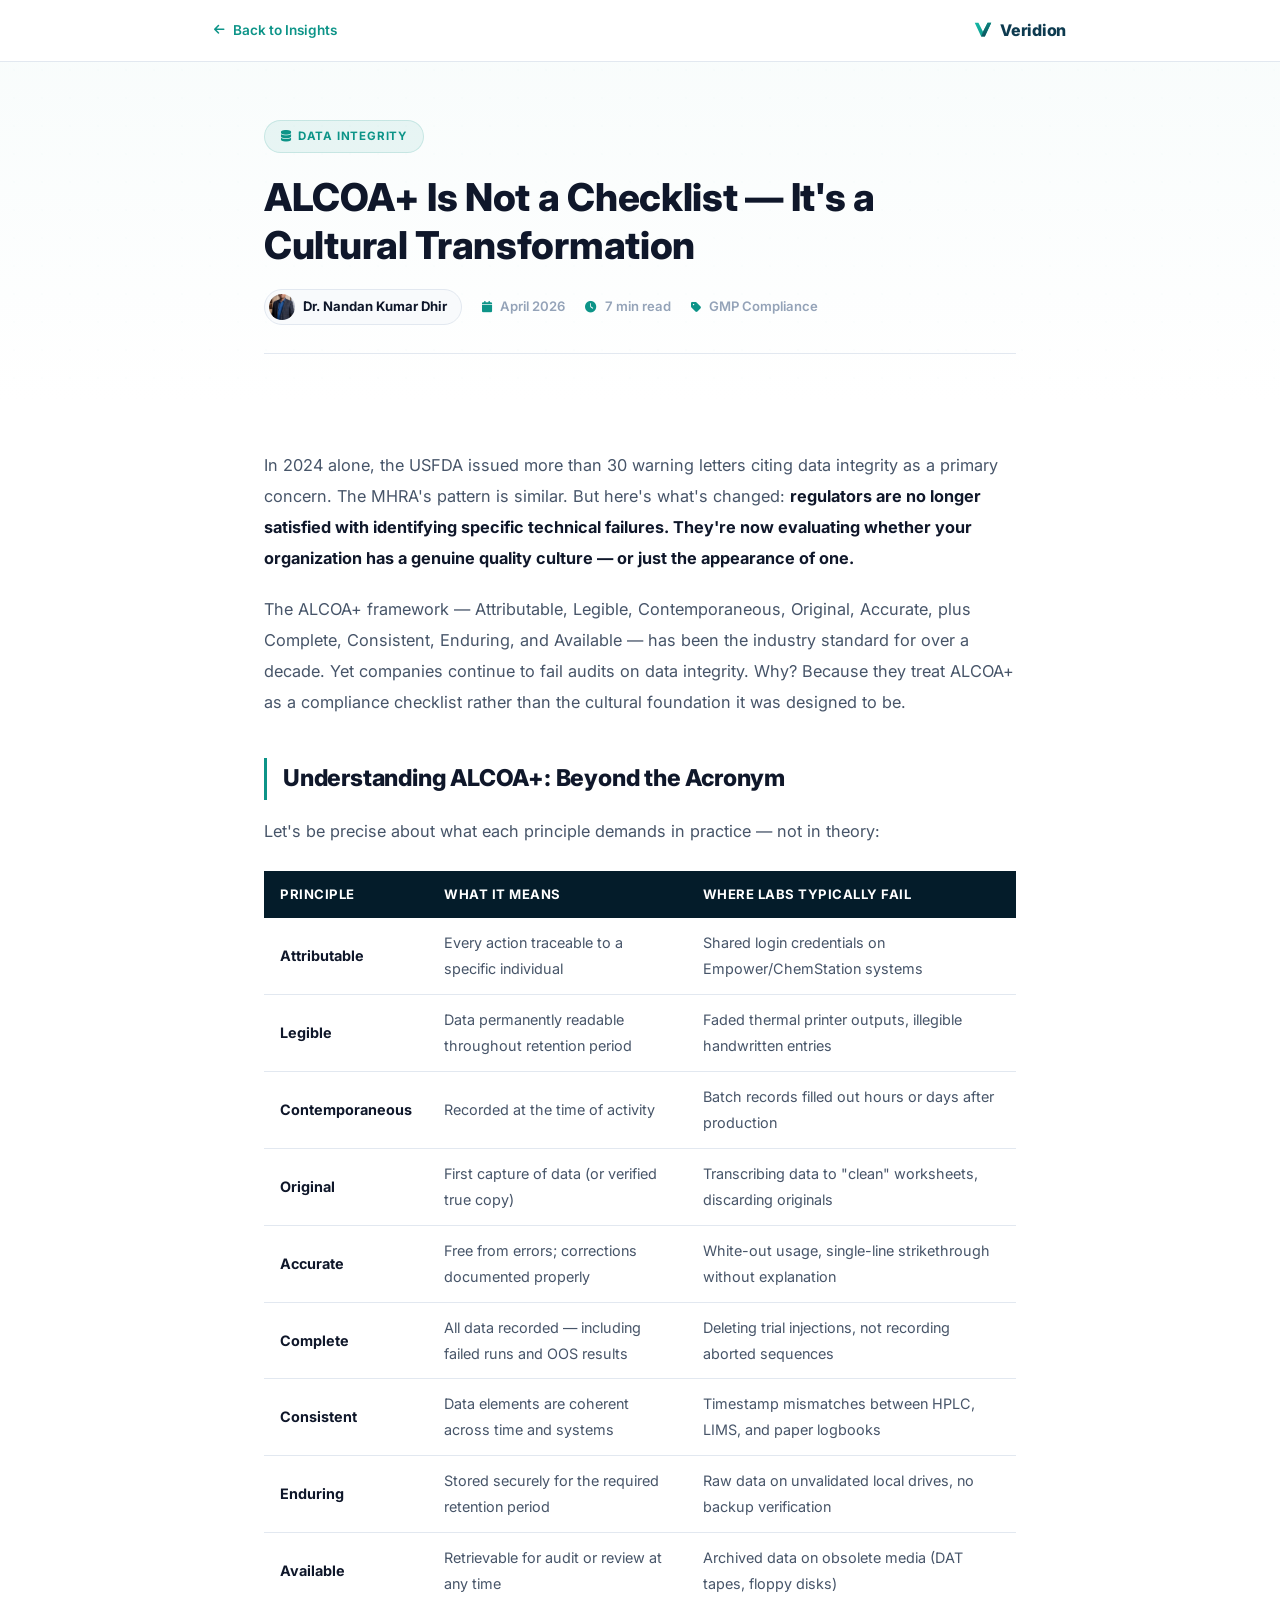
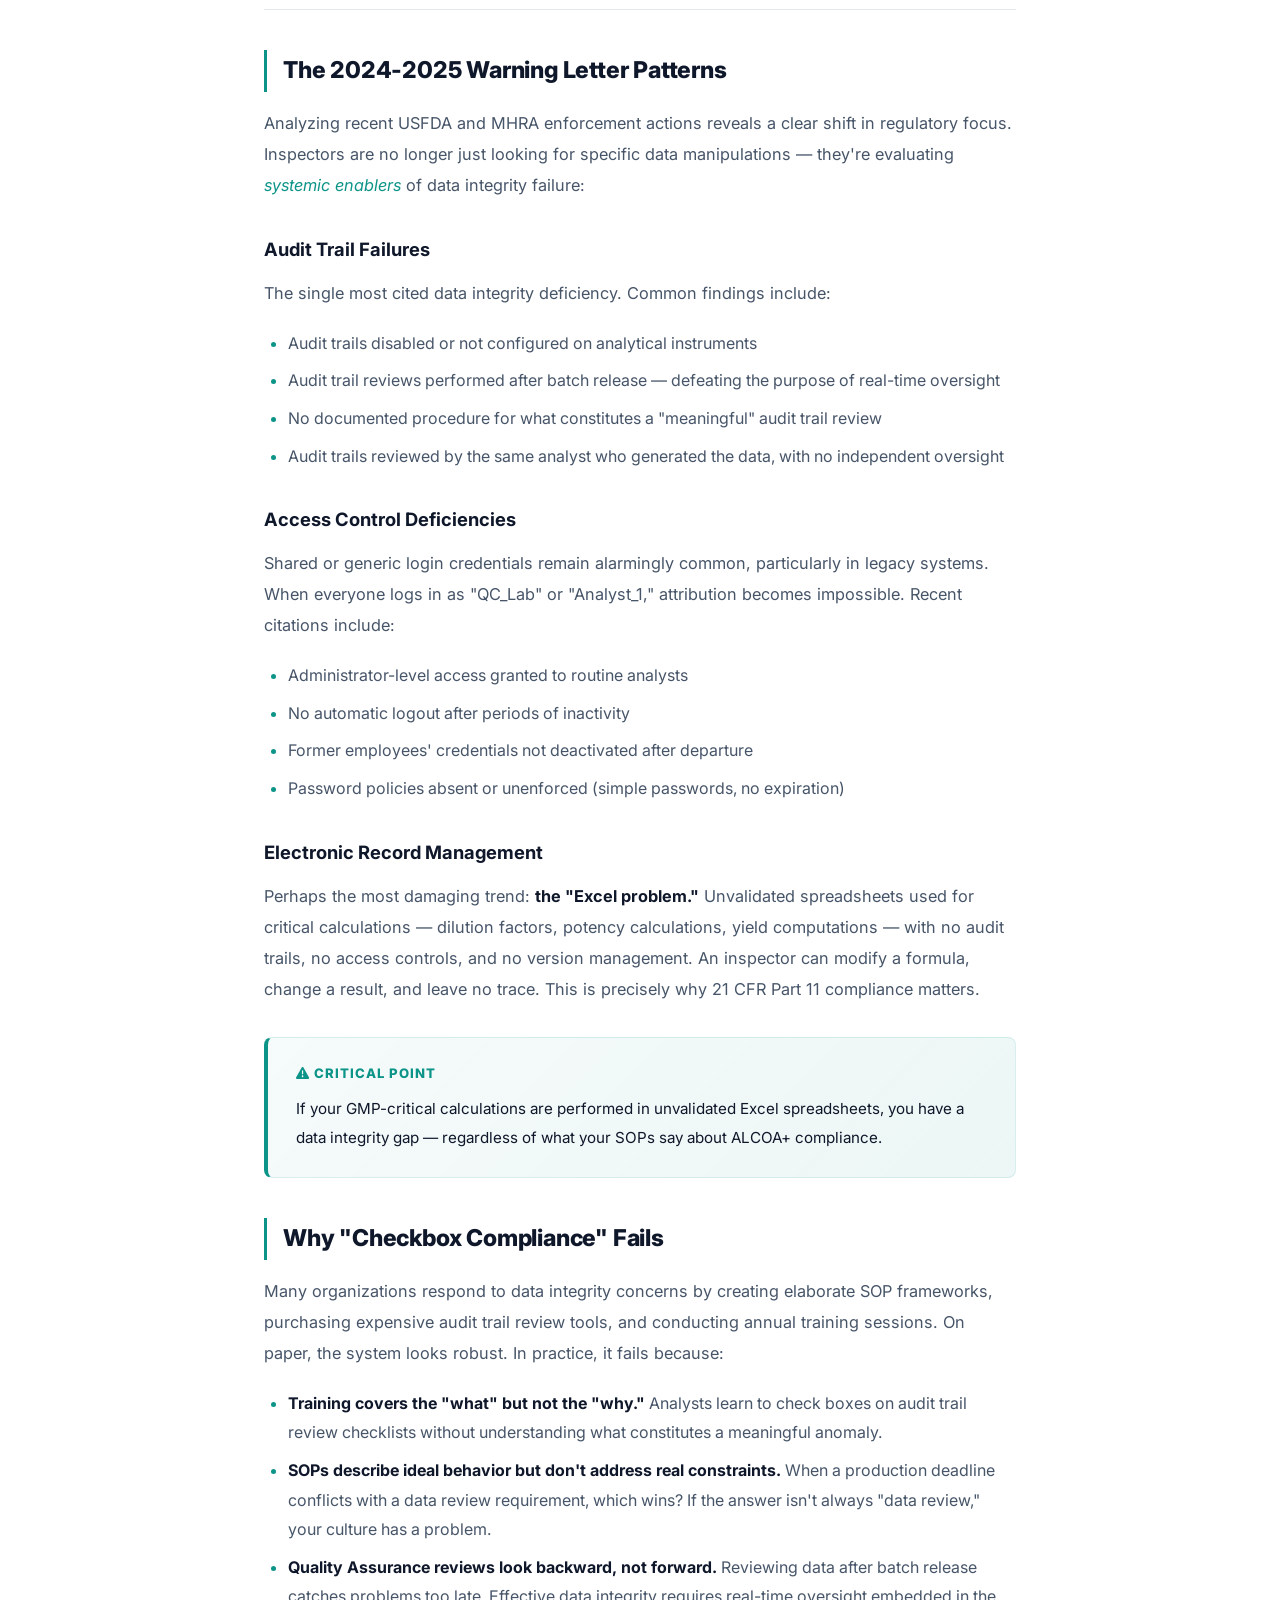
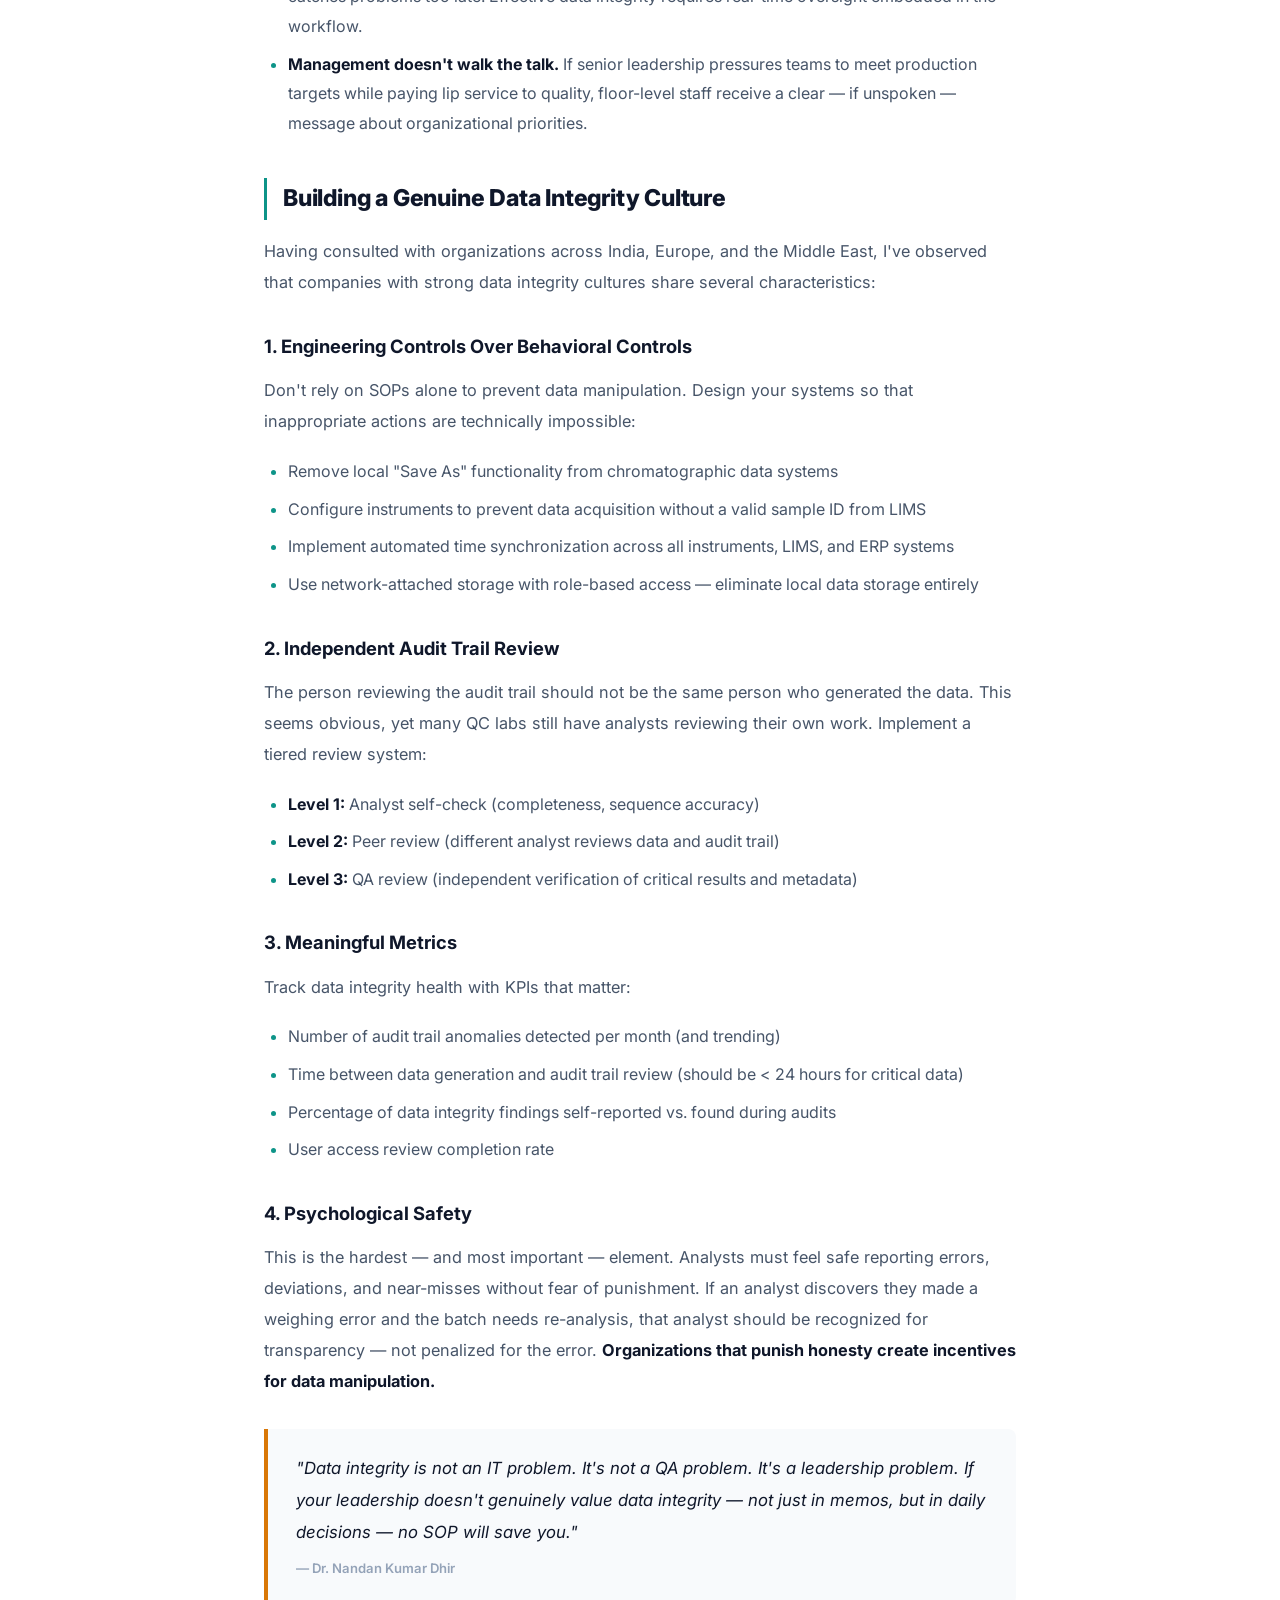
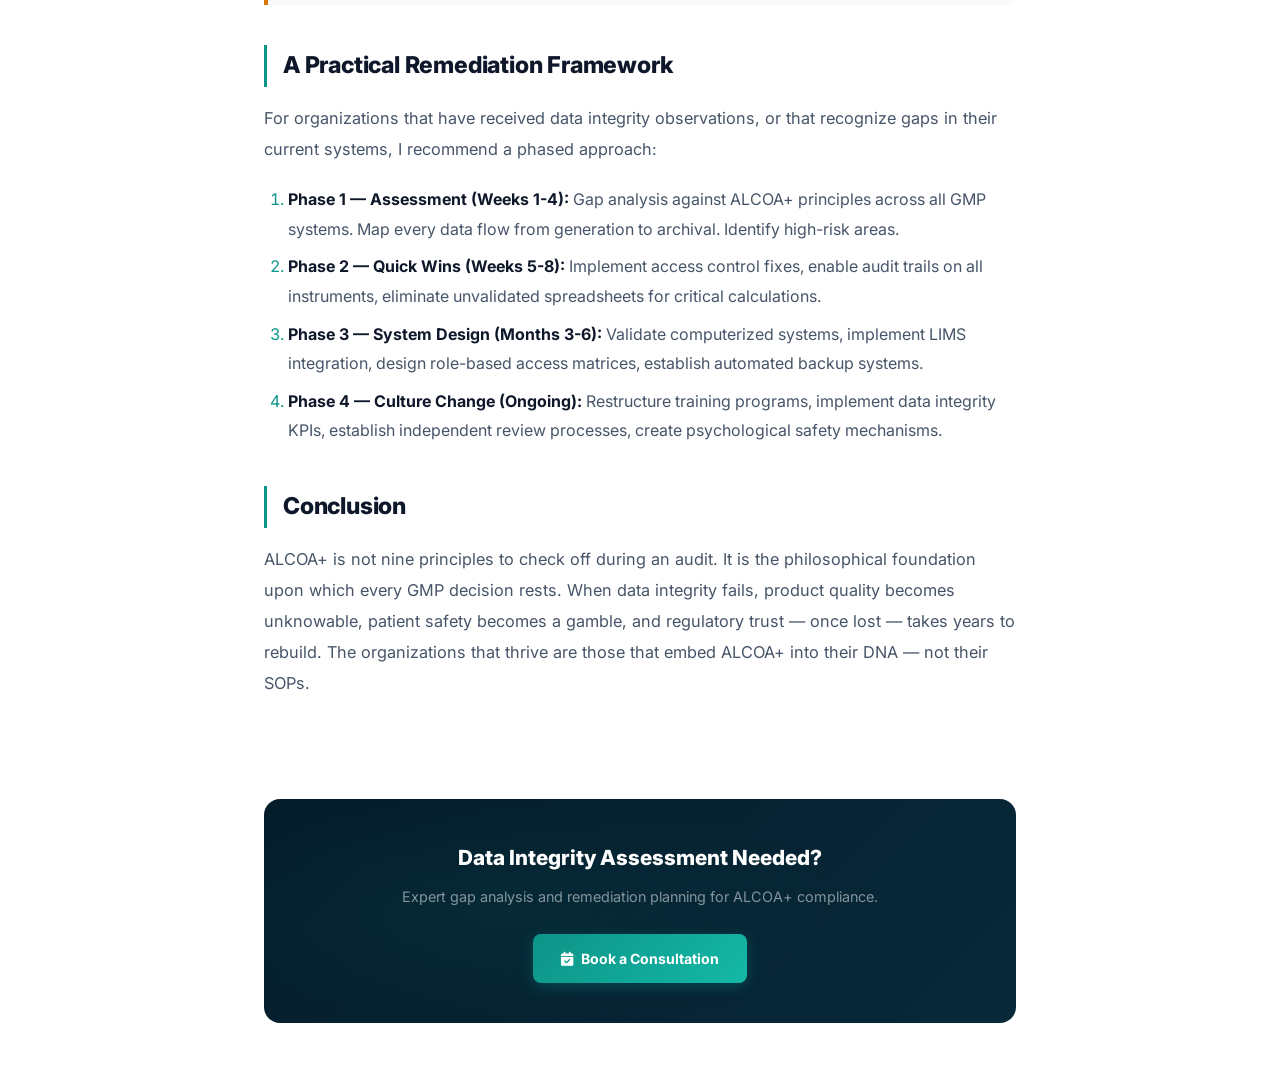
<file: article-alcoa-data-integrity.html>
<!DOCTYPE html>
<html lang="en">
<head>
    <meta charset="UTF-8">
    <meta name="viewport" content="width=device-width, initial-scale=1.0">
    <meta name="description" content="ALCOA+ is not a checklist — it's a cultural transformation. Understanding data integrity beyond compliance with USFDA and MHRA frameworks.">
    <meta name="author" content="Dr. Nandan Kumar Dhir">
    <title>ALCOA+ Is Not a Checklist — Veridion</title>
    <link rel="icon" type="image/svg+xml" href="favicon.svg">
    <link rel="preconnect" href="https://fonts.googleapis.com">
    <link href="https://fonts.googleapis.com/css2?family=Inter:wght@400;500;600;700;800;900&family=Lora:ital,wght@0,400;0,600;1,400&display=swap" rel="stylesheet">
    <link rel="stylesheet" href="https://cdnjs.cloudflare.com/ajax/libs/font-awesome/6.5.1/css/all.min.css">
    <link rel="stylesheet" href="article.css">
</head>
<body>

<nav class="article-nav">
    <div class="container">
        <a href="index.html#insights" class="back-link"><i class="fas fa-arrow-left"></i> Back to Insights</a>
        <a href="index.html" class="brand">
            <svg viewBox="0 0 24 24" fill="none" xmlns="http://www.w3.org/2000/svg">
                <path d="M3 4L10 19H14L21 4H17L12 14L7 4H3Z" fill="url(#paint0_linear_art1)"/>
                <path d="M12 14L17 4H21L14 19H10L12 14Z" fill="url(#paint1_linear_art1)"/>
                <defs>
                    <linearGradient id="paint0_linear_art1" x1="3" y1="4" x2="21" y2="19" gradientUnits="userSpaceOnUse"><stop stop-color="#14B8A6"/><stop offset="1" stop-color="#0D9488"/></linearGradient>
                    <linearGradient id="paint1_linear_art1" x1="12" y1="4" x2="21" y2="19" gradientUnits="userSpaceOnUse"><stop stop-color="#0D9488"/><stop offset="1" stop-color="#0D3A4F"/></linearGradient>
                </defs>
            </svg>
            Veridion
        </a>
    </div>
</nav>

<header class="article-hero">
    <div class="container">
        <span class="article-tag"><i class="fas fa-database"></i> Data Integrity</span>
        <h1>ALCOA+ Is Not a Checklist — It's a Cultural Transformation</h1>
        <div class="article-meta">
            <div class="author-badge">
                <img src="dr-dhir.png" alt="Dr. Dhir">
                <span>Dr. Nandan Kumar Dhir</span>
            </div>
            <span><i class="fas fa-calendar"></i> April 2026</span>
            <span><i class="fas fa-clock"></i> 7 min read</span>
            <span><i class="fas fa-tag"></i> GMP Compliance</span>
        </div>
    </div>
</header>

<main class="article-body">
    <p>In 2024 alone, the USFDA issued more than 30 warning letters citing data integrity as a primary concern. The MHRA's pattern is similar. But here's what's changed: <strong>regulators are no longer satisfied with identifying specific technical failures. They're now evaluating whether your organization has a genuine quality culture — or just the appearance of one.</strong></p>

    <p>The ALCOA+ framework — Attributable, Legible, Contemporaneous, Original, Accurate, plus Complete, Consistent, Enduring, and Available — has been the industry standard for over a decade. Yet companies continue to fail audits on data integrity. Why? Because they treat ALCOA+ as a compliance checklist rather than the cultural foundation it was designed to be.</p>

    <h2>Understanding ALCOA+: Beyond the Acronym</h2>

    <p>Let's be precise about what each principle demands in practice — not in theory:</p>

    <table>
        <tr><th>Principle</th><th>What It Means</th><th>Where Labs Typically Fail</th></tr>
        <tr><td><strong>Attributable</strong></td><td>Every action traceable to a specific individual</td><td>Shared login credentials on Empower/ChemStation systems</td></tr>
        <tr><td><strong>Legible</strong></td><td>Data permanently readable throughout retention period</td><td>Faded thermal printer outputs, illegible handwritten entries</td></tr>
        <tr><td><strong>Contemporaneous</strong></td><td>Recorded at the time of activity</td><td>Batch records filled out hours or days after production</td></tr>
        <tr><td><strong>Original</strong></td><td>First capture of data (or verified true copy)</td><td>Transcribing data to "clean" worksheets, discarding originals</td></tr>
        <tr><td><strong>Accurate</strong></td><td>Free from errors; corrections documented properly</td><td>White-out usage, single-line strikethrough without explanation</td></tr>
        <tr><td><strong>Complete</strong></td><td>All data recorded — including failed runs and OOS results</td><td>Deleting trial injections, not recording aborted sequences</td></tr>
        <tr><td><strong>Consistent</strong></td><td>Data elements are coherent across time and systems</td><td>Timestamp mismatches between HPLC, LIMS, and paper logbooks</td></tr>
        <tr><td><strong>Enduring</strong></td><td>Stored securely for the required retention period</td><td>Raw data on unvalidated local drives, no backup verification</td></tr>
        <tr><td><strong>Available</strong></td><td>Retrievable for audit or review at any time</td><td>Archived data on obsolete media (DAT tapes, floppy disks)</td></tr>
    </table>

    <h2>The 2024-2025 Warning Letter Patterns</h2>

    <p>Analyzing recent USFDA and MHRA enforcement actions reveals a clear shift in regulatory focus. Inspectors are no longer just looking for specific data manipulations — they're evaluating <em>systemic enablers</em> of data integrity failure:</p>

    <h3>Audit Trail Failures</h3>
    <p>The single most cited data integrity deficiency. Common findings include:</p>
    <ul>
        <li>Audit trails disabled or not configured on analytical instruments</li>
        <li>Audit trail reviews performed after batch release — defeating the purpose of real-time oversight</li>
        <li>No documented procedure for what constitutes a "meaningful" audit trail review</li>
        <li>Audit trails reviewed by the same analyst who generated the data, with no independent oversight</li>
    </ul>

    <h3>Access Control Deficiencies</h3>
    <p>Shared or generic login credentials remain alarmingly common, particularly in legacy systems. When everyone logs in as "QC_Lab" or "Analyst_1," attribution becomes impossible. Recent citations include:</p>
    <ul>
        <li>Administrator-level access granted to routine analysts</li>
        <li>No automatic logout after periods of inactivity</li>
        <li>Former employees' credentials not deactivated after departure</li>
        <li>Password policies absent or unenforced (simple passwords, no expiration)</li>
    </ul>

    <h3>Electronic Record Management</h3>
    <p>Perhaps the most damaging trend: <strong>the "Excel problem."</strong> Unvalidated spreadsheets used for critical calculations — dilution factors, potency calculations, yield computations — with no audit trails, no access controls, and no version management. An inspector can modify a formula, change a result, and leave no trace. This is precisely why 21 CFR Part 11 compliance matters.</p>

    <div class="key-takeaway">
        <h4><i class="fas fa-exclamation-triangle"></i> Critical Point</h4>
        <p>If your GMP-critical calculations are performed in unvalidated Excel spreadsheets, you have a data integrity gap — regardless of what your SOPs say about ALCOA+ compliance.</p>
    </div>

    <h2>Why "Checkbox Compliance" Fails</h2>

    <p>Many organizations respond to data integrity concerns by creating elaborate SOP frameworks, purchasing expensive audit trail review tools, and conducting annual training sessions. On paper, the system looks robust. In practice, it fails because:</p>

    <ul>
        <li><strong>Training covers the "what" but not the "why."</strong> Analysts learn to check boxes on audit trail review checklists without understanding what constitutes a meaningful anomaly.</li>
        <li><strong>SOPs describe ideal behavior but don't address real constraints.</strong> When a production deadline conflicts with a data review requirement, which wins? If the answer isn't always "data review," your culture has a problem.</li>
        <li><strong>Quality Assurance reviews look backward, not forward.</strong> Reviewing data after batch release catches problems too late. Effective data integrity requires real-time oversight embedded in the workflow.</li>
        <li><strong>Management doesn't walk the talk.</strong> If senior leadership pressures teams to meet production targets while paying lip service to quality, floor-level staff receive a clear — if unspoken — message about organizational priorities.</li>
    </ul>

    <h2>Building a Genuine Data Integrity Culture</h2>

    <p>Having consulted with organizations across India, Europe, and the Middle East, I've observed that companies with strong data integrity cultures share several characteristics:</p>

    <h3>1. Engineering Controls Over Behavioral Controls</h3>
    <p>Don't rely on SOPs alone to prevent data manipulation. Design your systems so that inappropriate actions are technically impossible:</p>
    <ul>
        <li>Remove local "Save As" functionality from chromatographic data systems</li>
        <li>Configure instruments to prevent data acquisition without a valid sample ID from LIMS</li>
        <li>Implement automated time synchronization across all instruments, LIMS, and ERP systems</li>
        <li>Use network-attached storage with role-based access — eliminate local data storage entirely</li>
    </ul>

    <h3>2. Independent Audit Trail Review</h3>
    <p>The person reviewing the audit trail should not be the same person who generated the data. This seems obvious, yet many QC labs still have analysts reviewing their own work. Implement a tiered review system:</p>
    <ul>
        <li><strong>Level 1:</strong> Analyst self-check (completeness, sequence accuracy)</li>
        <li><strong>Level 2:</strong> Peer review (different analyst reviews data and audit trail)</li>
        <li><strong>Level 3:</strong> QA review (independent verification of critical results and metadata)</li>
    </ul>

    <h3>3. Meaningful Metrics</h3>
    <p>Track data integrity health with KPIs that matter:</p>
    <ul>
        <li>Number of audit trail anomalies detected per month (and trending)</li>
        <li>Time between data generation and audit trail review (should be < 24 hours for critical data)</li>
        <li>Percentage of data integrity findings self-reported vs. found during audits</li>
        <li>User access review completion rate</li>
    </ul>

    <h3>4. Psychological Safety</h3>
    <p>This is the hardest — and most important — element. Analysts must feel safe reporting errors, deviations, and near-misses without fear of punishment. If an analyst discovers they made a weighing error and the batch needs re-analysis, that analyst should be recognized for transparency — not penalized for the error. <strong>Organizations that punish honesty create incentives for data manipulation.</strong></p>

    <blockquote>
        <p>"Data integrity is not an IT problem. It's not a QA problem. It's a leadership problem. If your leadership doesn't genuinely value data integrity — not just in memos, but in daily decisions — no SOP will save you."</p>
        <cite>— Dr. Nandan Kumar Dhir</cite>
    </blockquote>

    <h2>A Practical Remediation Framework</h2>

    <p>For organizations that have received data integrity observations, or that recognize gaps in their current systems, I recommend a phased approach:</p>

    <ol>
        <li><strong>Phase 1 — Assessment (Weeks 1-4):</strong> Gap analysis against ALCOA+ principles across all GMP systems. Map every data flow from generation to archival. Identify high-risk areas.</li>
        <li><strong>Phase 2 — Quick Wins (Weeks 5-8):</strong> Implement access control fixes, enable audit trails on all instruments, eliminate unvalidated spreadsheets for critical calculations.</li>
        <li><strong>Phase 3 — System Design (Months 3-6):</strong> Validate computerized systems, implement LIMS integration, design role-based access matrices, establish automated backup systems.</li>
        <li><strong>Phase 4 — Culture Change (Ongoing):</strong> Restructure training programs, implement data integrity KPIs, establish independent review processes, create psychological safety mechanisms.</li>
    </ol>

    <h2>Conclusion</h2>
    <p>ALCOA+ is not nine principles to check off during an audit. It is the philosophical foundation upon which every GMP decision rests. When data integrity fails, product quality becomes unknowable, patient safety becomes a gamble, and regulatory trust — once lost — takes years to rebuild. The organizations that thrive are those that embed ALCOA+ into their DNA — not their SOPs.</p>
</main>

<section class="article-cta">
    <div class="article-cta-inner">
        <h3>Data Integrity Assessment Needed?</h3>
        <p>Expert gap analysis and remediation planning for ALCOA+ compliance.</p>
        <a href="index.html#contact" class="article-cta-btn"><i class="fas fa-calendar-check"></i> Book a Consultation</a>
    </div>
</section>

</body>
</html>
</file>
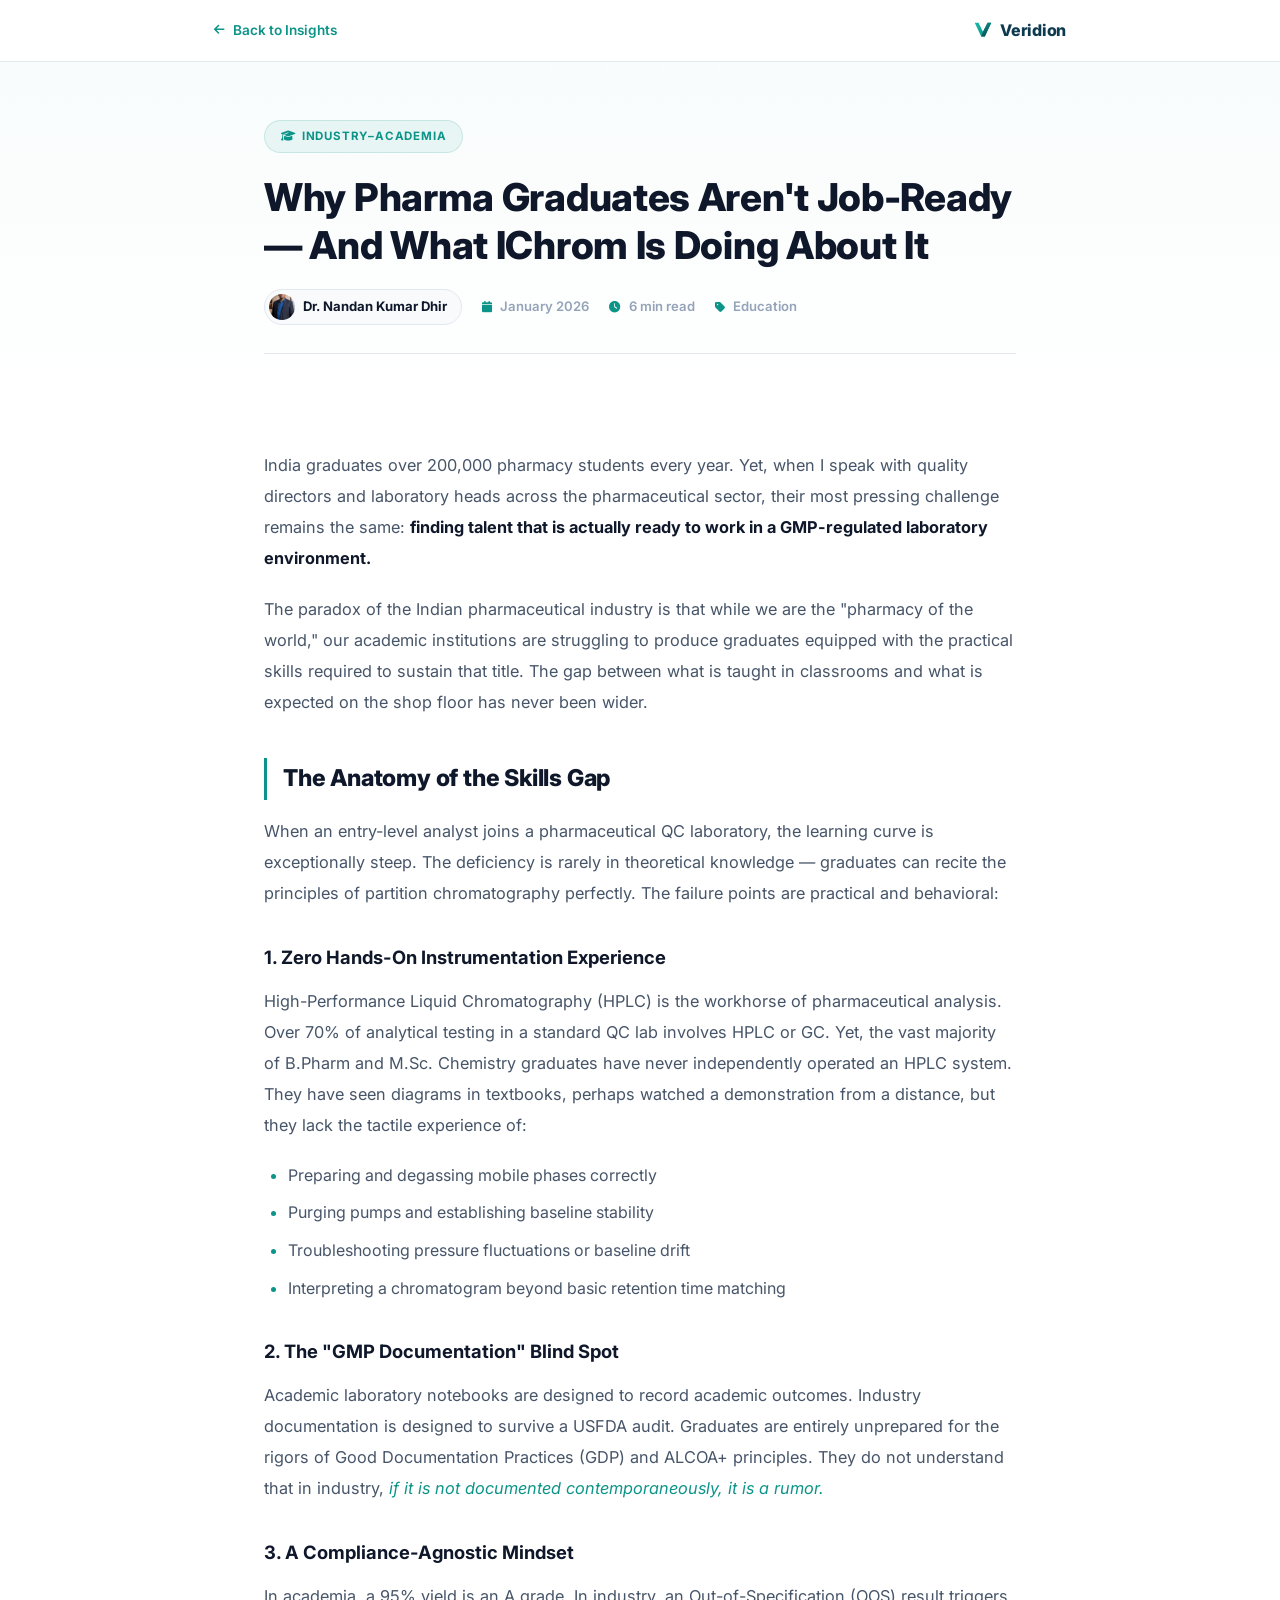
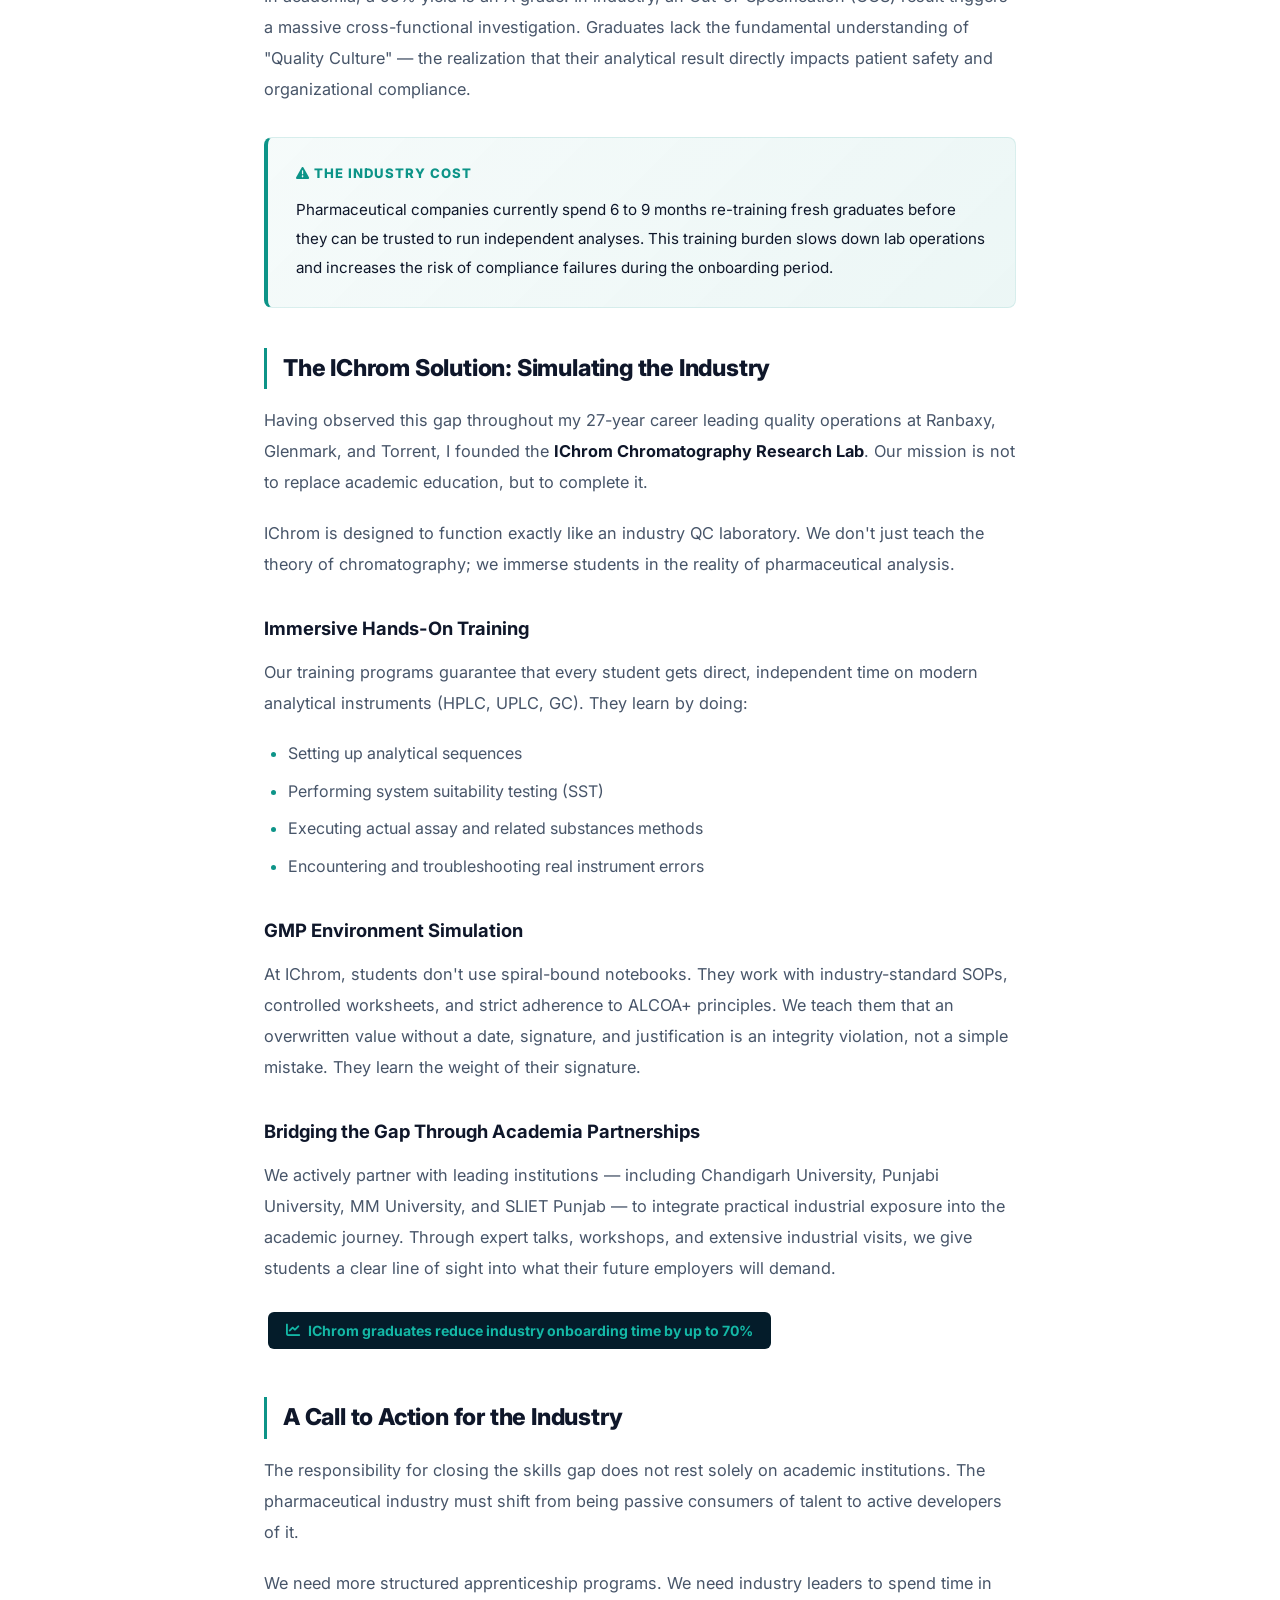
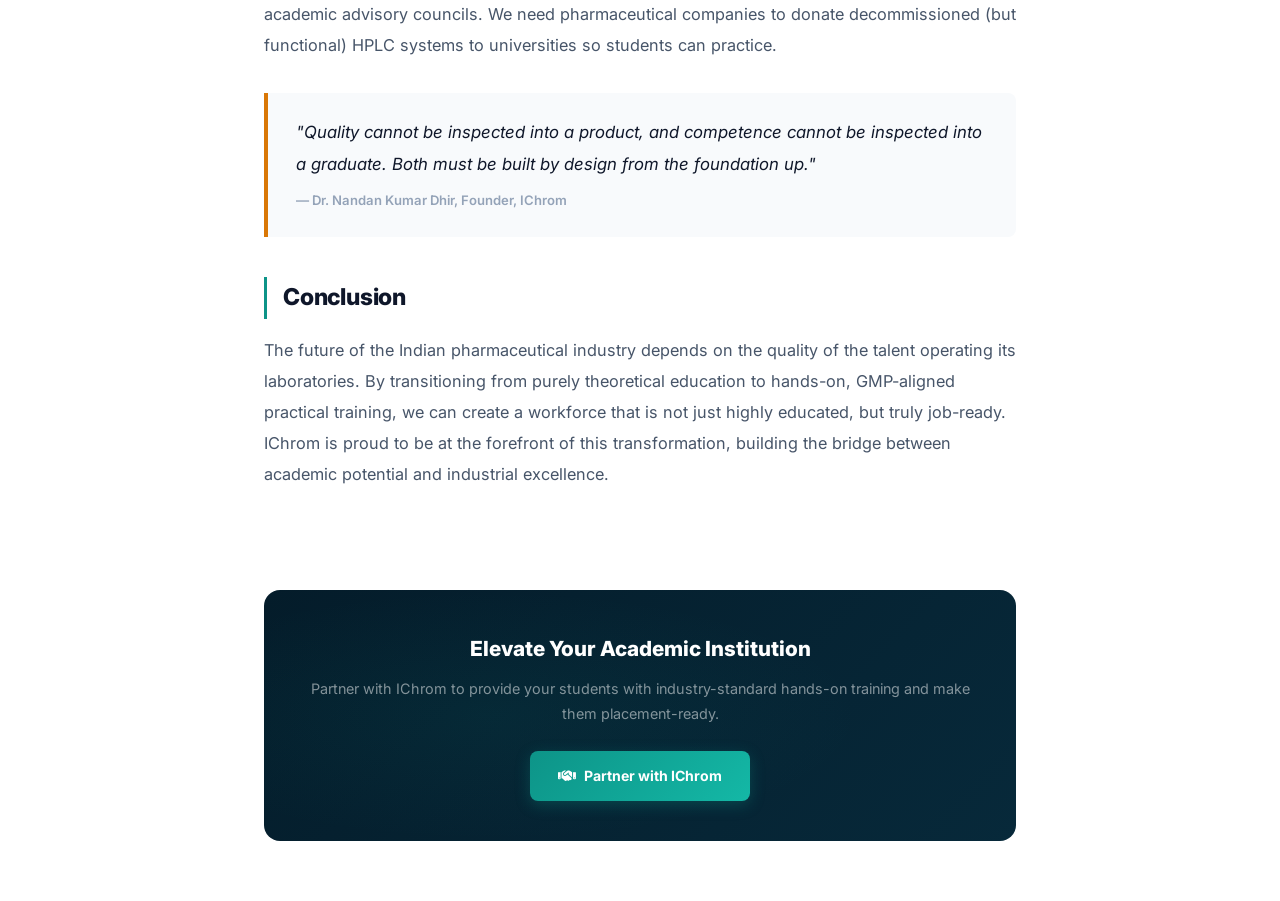
<file: article-education-gap.html>
<!DOCTYPE html>
<html lang="en">
<head>
    <meta charset="UTF-8">
    <meta name="viewport" content="width=device-width, initial-scale=1.0">
    <meta name="description" content="Addressing the industry-academia gap in Indian pharmaceutical education through hands-on chromatography and GMP training.">
    <meta name="author" content="Dr. Nandan Kumar Dhir">
    <title>Why Pharma Graduates Aren't Job-Ready — Veridion & IChrom</title>
    <link rel="icon" type="image/svg+xml" href="favicon.svg">
    <link rel="preconnect" href="https://fonts.googleapis.com">
    <link href="https://fonts.googleapis.com/css2?family=Inter:wght@400;500;600;700;800;900&family=Lora:ital,wght@0,400;0,600;1,400&display=swap" rel="stylesheet">
    <link rel="stylesheet" href="https://cdnjs.cloudflare.com/ajax/libs/font-awesome/6.5.1/css/all.min.css">
    <link rel="stylesheet" href="article.css">
</head>
<body>

<nav class="article-nav">
    <div class="container">
        <a href="index.html#insights" class="back-link"><i class="fas fa-arrow-left"></i> Back to Insights</a>
        <a href="index.html" class="brand">
            <svg viewBox="0 0 24 24" fill="none" xmlns="http://www.w3.org/2000/svg">
                <path d="M3 4L10 19H14L21 4H17L12 14L7 4H3Z" fill="url(#paint0_linear_art2)"/>
                <path d="M12 14L17 4H21L14 19H10L12 14Z" fill="url(#paint1_linear_art2)"/>
                <defs>
                    <linearGradient id="paint0_linear_art2" x1="3" y1="4" x2="21" y2="19" gradientUnits="userSpaceOnUse"><stop stop-color="#14B8A6"/><stop offset="1" stop-color="#0D9488"/></linearGradient>
                    <linearGradient id="paint1_linear_art2" x1="12" y1="4" x2="21" y2="19" gradientUnits="userSpaceOnUse"><stop stop-color="#0D9488"/><stop offset="1" stop-color="#0D3A4F"/></linearGradient>
                </defs>
            </svg>
            Veridion
        </a>
    </div>
</nav>

<header class="article-hero">
    <div class="container">
        <span class="article-tag"><i class="fas fa-graduation-cap"></i> Industry–Academia</span>
        <h1>Why Pharma Graduates Aren't Job-Ready — And What IChrom Is Doing About It</h1>
        <div class="article-meta">
            <div class="author-badge">
                <img src="dr-dhir.png" alt="Dr. Dhir">
                <span>Dr. Nandan Kumar Dhir</span>
            </div>
            <span><i class="fas fa-calendar"></i> January 2026</span>
            <span><i class="fas fa-clock"></i> 6 min read</span>
            <span><i class="fas fa-tag"></i> Education</span>
        </div>
    </div>
</header>

<main class="article-body">
    <p>India graduates over 200,000 pharmacy students every year. Yet, when I speak with quality directors and laboratory heads across the pharmaceutical sector, their most pressing challenge remains the same: <strong>finding talent that is actually ready to work in a GMP-regulated laboratory environment.</strong></p>

    <p>The paradox of the Indian pharmaceutical industry is that while we are the "pharmacy of the world," our academic institutions are struggling to produce graduates equipped with the practical skills required to sustain that title. The gap between what is taught in classrooms and what is expected on the shop floor has never been wider.</p>

    <h2>The Anatomy of the Skills Gap</h2>

    <p>When an entry-level analyst joins a pharmaceutical QC laboratory, the learning curve is exceptionally steep. The deficiency is rarely in theoretical knowledge — graduates can recite the principles of partition chromatography perfectly. The failure points are practical and behavioral:</p>

    <h3>1. Zero Hands-On Instrumentation Experience</h3>
    <p>High-Performance Liquid Chromatography (HPLC) is the workhorse of pharmaceutical analysis. Over 70% of analytical testing in a standard QC lab involves HPLC or GC. Yet, the vast majority of B.Pharm and M.Sc. Chemistry graduates have never independently operated an HPLC system. They have seen diagrams in textbooks, perhaps watched a demonstration from a distance, but they lack the tactile experience of:</p>
    <ul>
        <li>Preparing and degassing mobile phases correctly</li>
        <li>Purging pumps and establishing baseline stability</li>
        <li>Troubleshooting pressure fluctuations or baseline drift</li>
        <li>Interpreting a chromatogram beyond basic retention time matching</li>
    </ul>

    <h3>2. The "GMP Documentation" Blind Spot</h3>
    <p>Academic laboratory notebooks are designed to record academic outcomes. Industry documentation is designed to survive a USFDA audit. Graduates are entirely unprepared for the rigors of Good Documentation Practices (GDP) and ALCOA+ principles. They do not understand that in industry, <em>if it is not documented contemporaneously, it is a rumor.</em></p>

    <h3>3. A Compliance-Agnostic Mindset</h3>
    <p>In academia, a 95% yield is an A grade. In industry, an Out-of-Specification (OOS) result triggers a massive cross-functional investigation. Graduates lack the fundamental understanding of "Quality Culture" — the realization that their analytical result directly impacts patient safety and organizational compliance.</p>

    <div class="key-takeaway">
        <h4><i class="fas fa-exclamation-triangle"></i> The Industry Cost</h4>
        <p>Pharmaceutical companies currently spend 6 to 9 months re-training fresh graduates before they can be trusted to run independent analyses. This training burden slows down lab operations and increases the risk of compliance failures during the onboarding period.</p>
    </div>

    <h2>The IChrom Solution: Simulating the Industry</h2>

    <p>Having observed this gap throughout my 27-year career leading quality operations at Ranbaxy, Glenmark, and Torrent, I founded the <strong>IChrom Chromatography Research Lab</strong>. Our mission is not to replace academic education, but to complete it.</p>

    <p>IChrom is designed to function exactly like an industry QC laboratory. We don't just teach the theory of chromatography; we immerse students in the reality of pharmaceutical analysis.</p>

    <h3>Immersive Hands-On Training</h3>
    <p>Our training programs guarantee that every student gets direct, independent time on modern analytical instruments (HPLC, UPLC, GC). They learn by doing:</p>
    <ul>
        <li>Setting up analytical sequences</li>
        <li>Performing system suitability testing (SST)</li>
        <li>Executing actual assay and related substances methods</li>
        <li>Encountering and troubleshooting real instrument errors</li>
    </ul>

    <h3>GMP Environment Simulation</h3>
    <p>At IChrom, students don't use spiral-bound notebooks. They work with industry-standard SOPs, controlled worksheets, and strict adherence to ALCOA+ principles. We teach them that an overwritten value without a date, signature, and justification is an integrity violation, not a simple mistake. They learn the weight of their signature.</p>

    <h3>Bridging the Gap Through Academia Partnerships</h3>
    <p>We actively partner with leading institutions — including Chandigarh University, Punjabi University, MM University, and SLIET Punjab — to integrate practical industrial exposure into the academic journey. Through expert talks, workshops, and extensive industrial visits, we give students a clear line of sight into what their future employers will demand.</p>

    <div class="stat-highlight">
        <i class="fas fa-chart-line"></i> IChrom graduates reduce industry onboarding time by up to 70%
    </div>

    <h2>A Call to Action for the Industry</h2>

    <p>The responsibility for closing the skills gap does not rest solely on academic institutions. The pharmaceutical industry must shift from being passive consumers of talent to active developers of it.</p>
    
    <p>We need more structured apprenticeship programs. We need industry leaders to spend time in academic advisory councils. We need pharmaceutical companies to donate decommissioned (but functional) HPLC systems to universities so students can practice.</p>

    <blockquote>
        <p>"Quality cannot be inspected into a product, and competence cannot be inspected into a graduate. Both must be built by design from the foundation up."</p>
        <cite>— Dr. Nandan Kumar Dhir, Founder, IChrom</cite>
    </blockquote>

    <h2>Conclusion</h2>
    <p>The future of the Indian pharmaceutical industry depends on the quality of the talent operating its laboratories. By transitioning from purely theoretical education to hands-on, GMP-aligned practical training, we can create a workforce that is not just highly educated, but truly job-ready. IChrom is proud to be at the forefront of this transformation, building the bridge between academic potential and industrial excellence.</p>
</main>

<section class="article-cta">
    <div class="article-cta-inner">
        <h3>Elevate Your Academic Institution</h3>
        <p>Partner with IChrom to provide your students with industry-standard hands-on training and make them placement-ready.</p>
        <a href="index.html#contact" class="article-cta-btn"><i class="fas fa-handshake"></i> Partner with IChrom</a>
    </div>
</section>

</body>
</html>
</file>
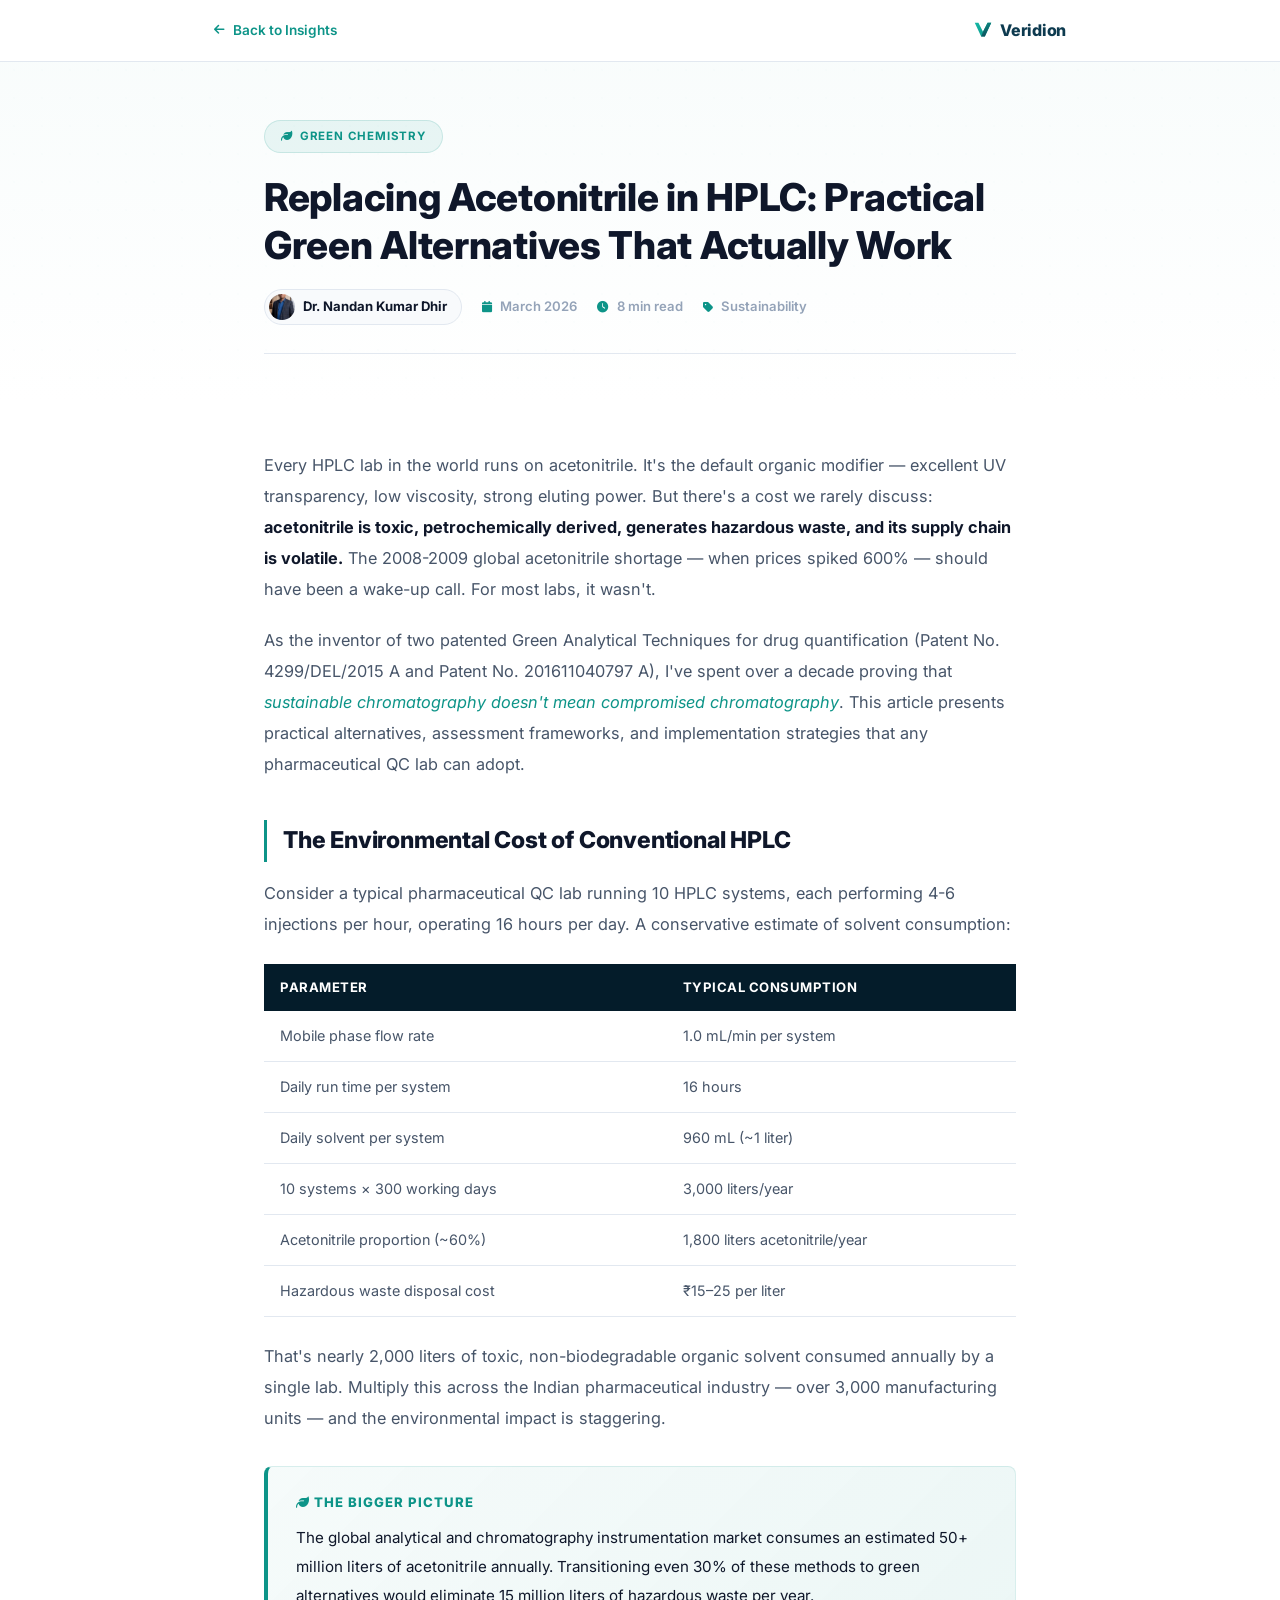
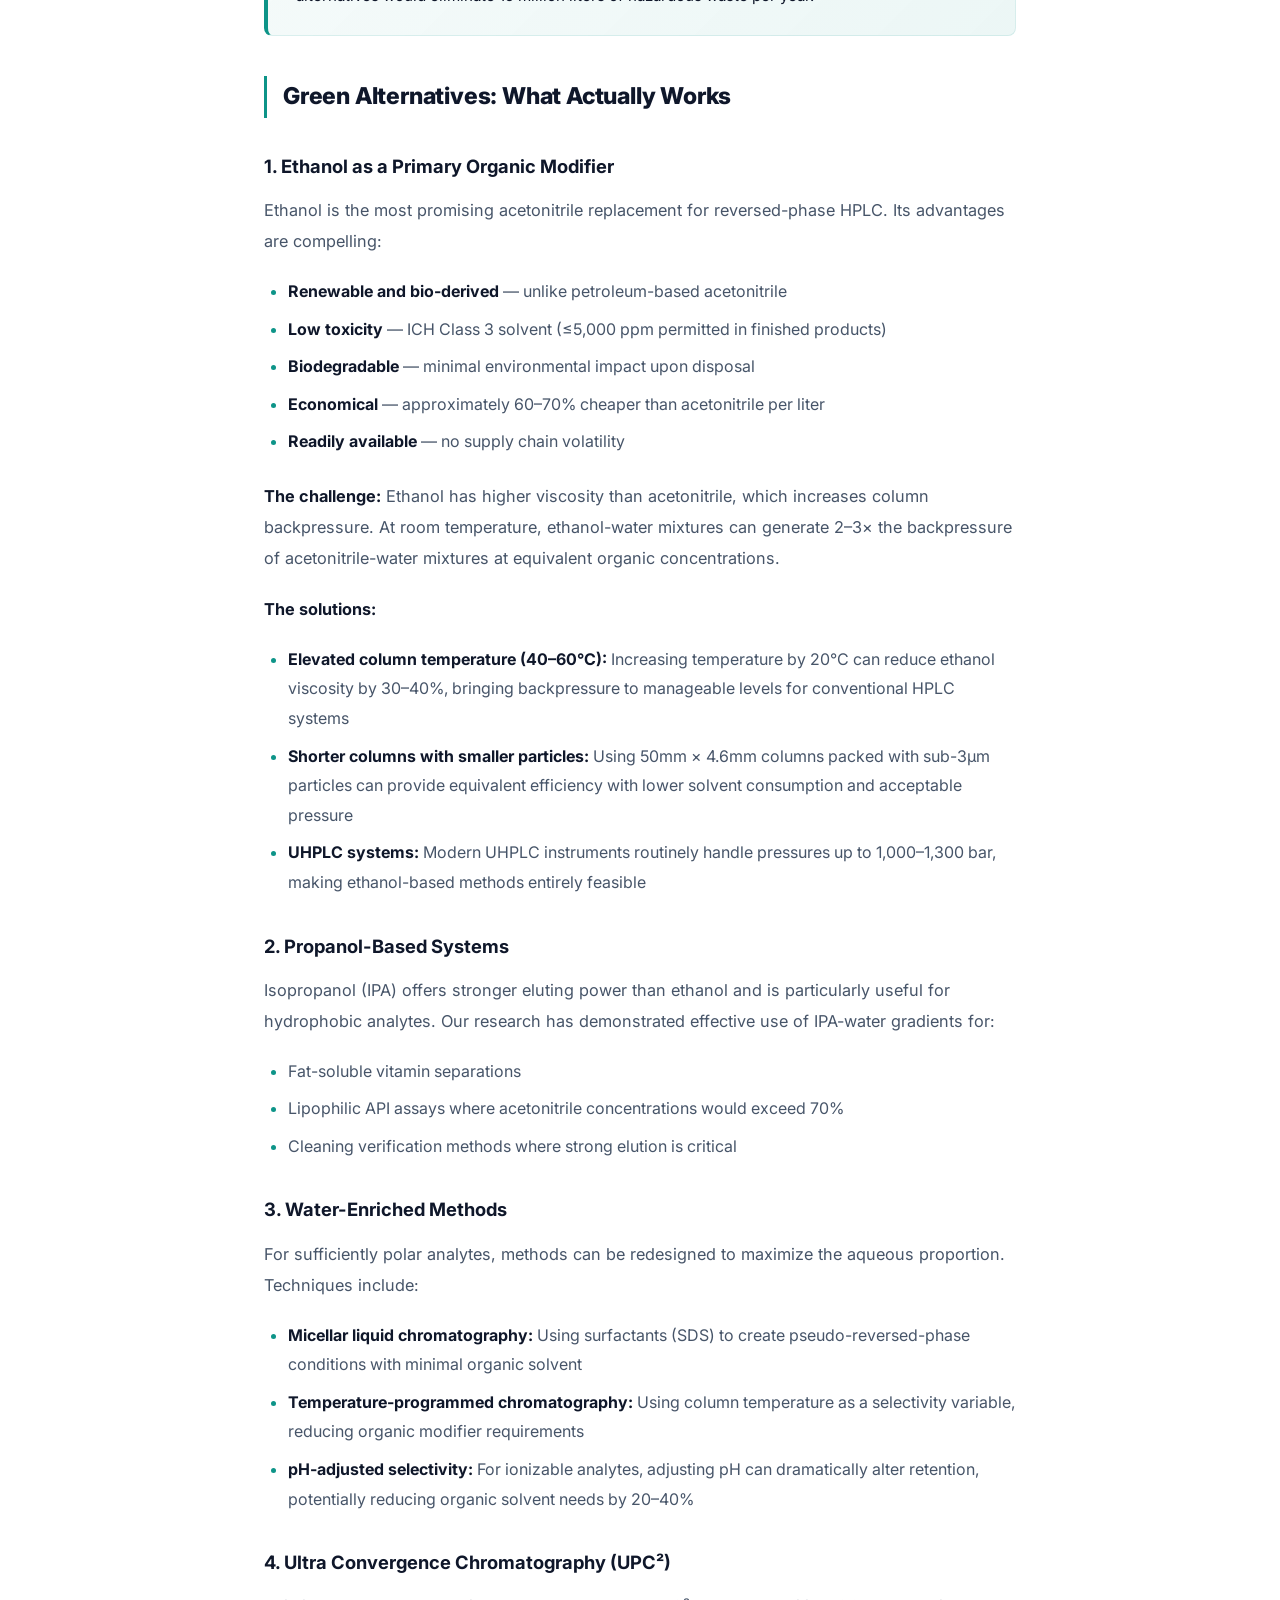
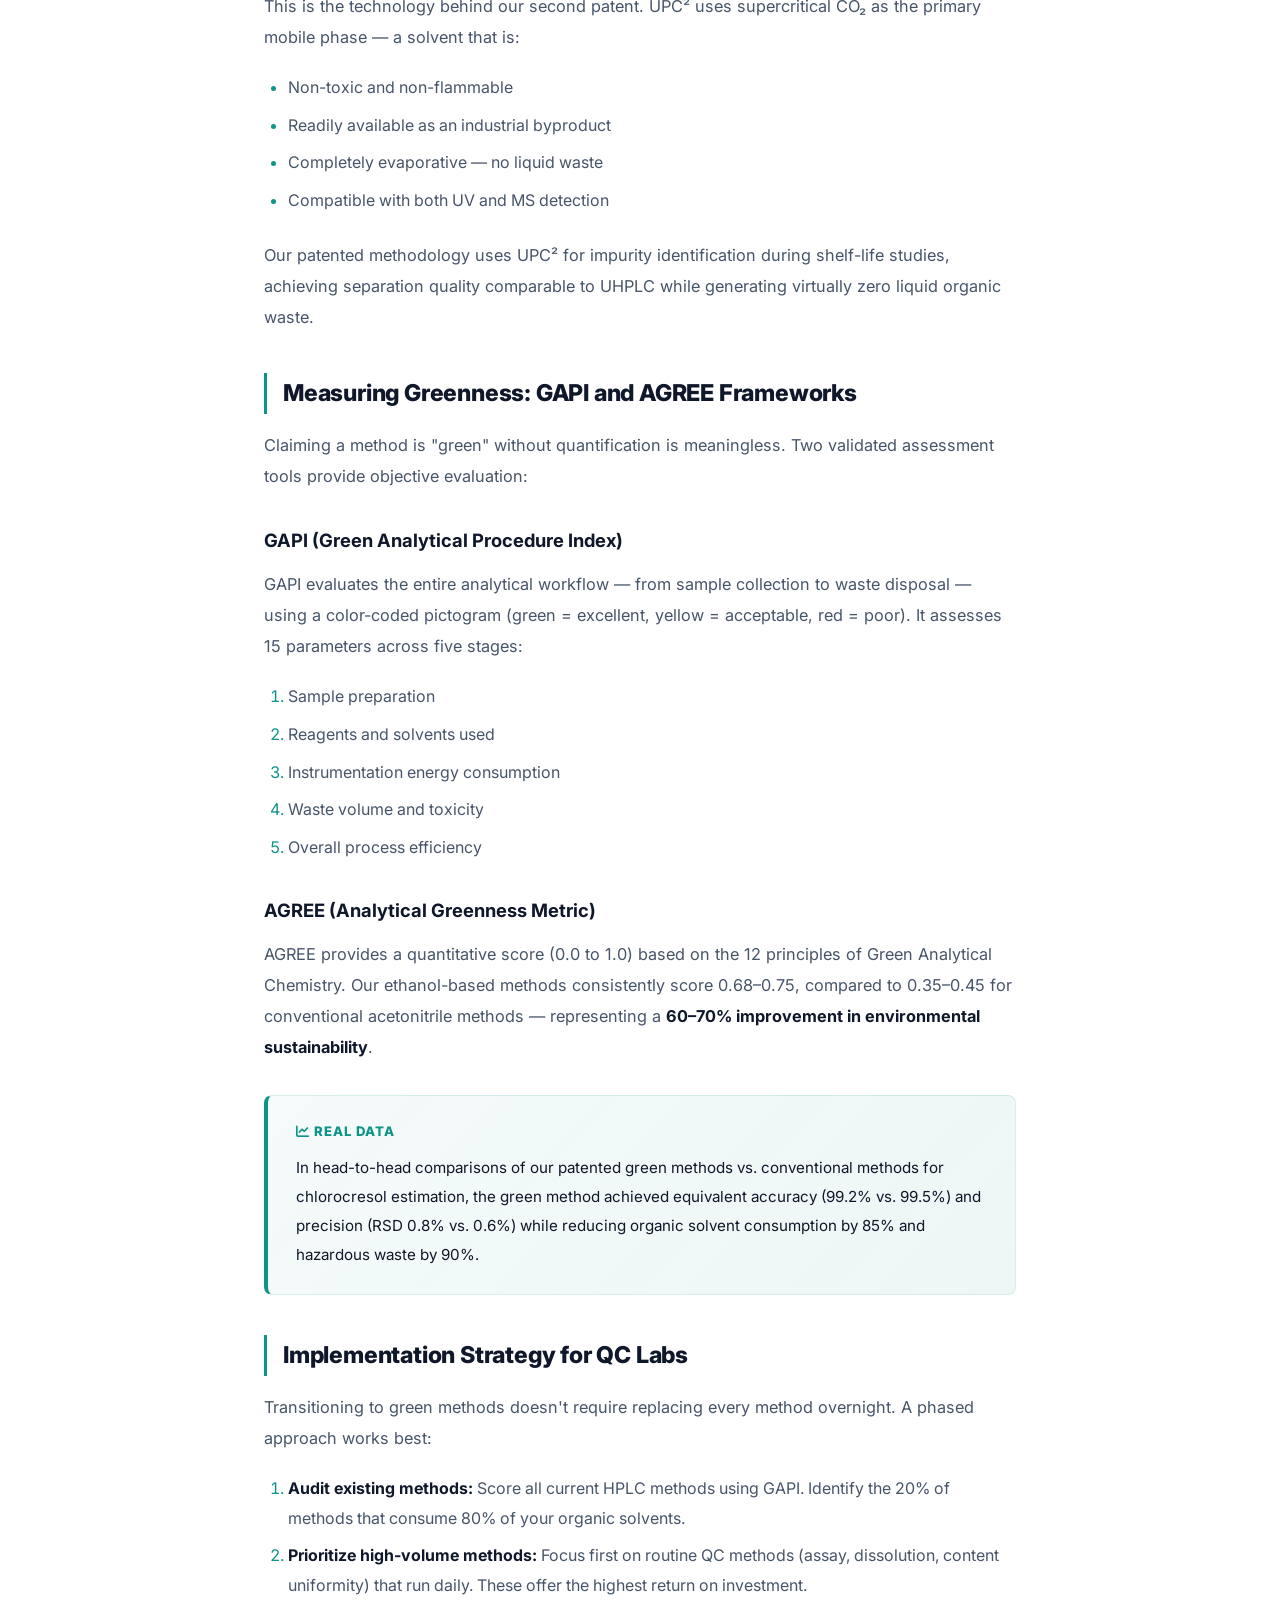
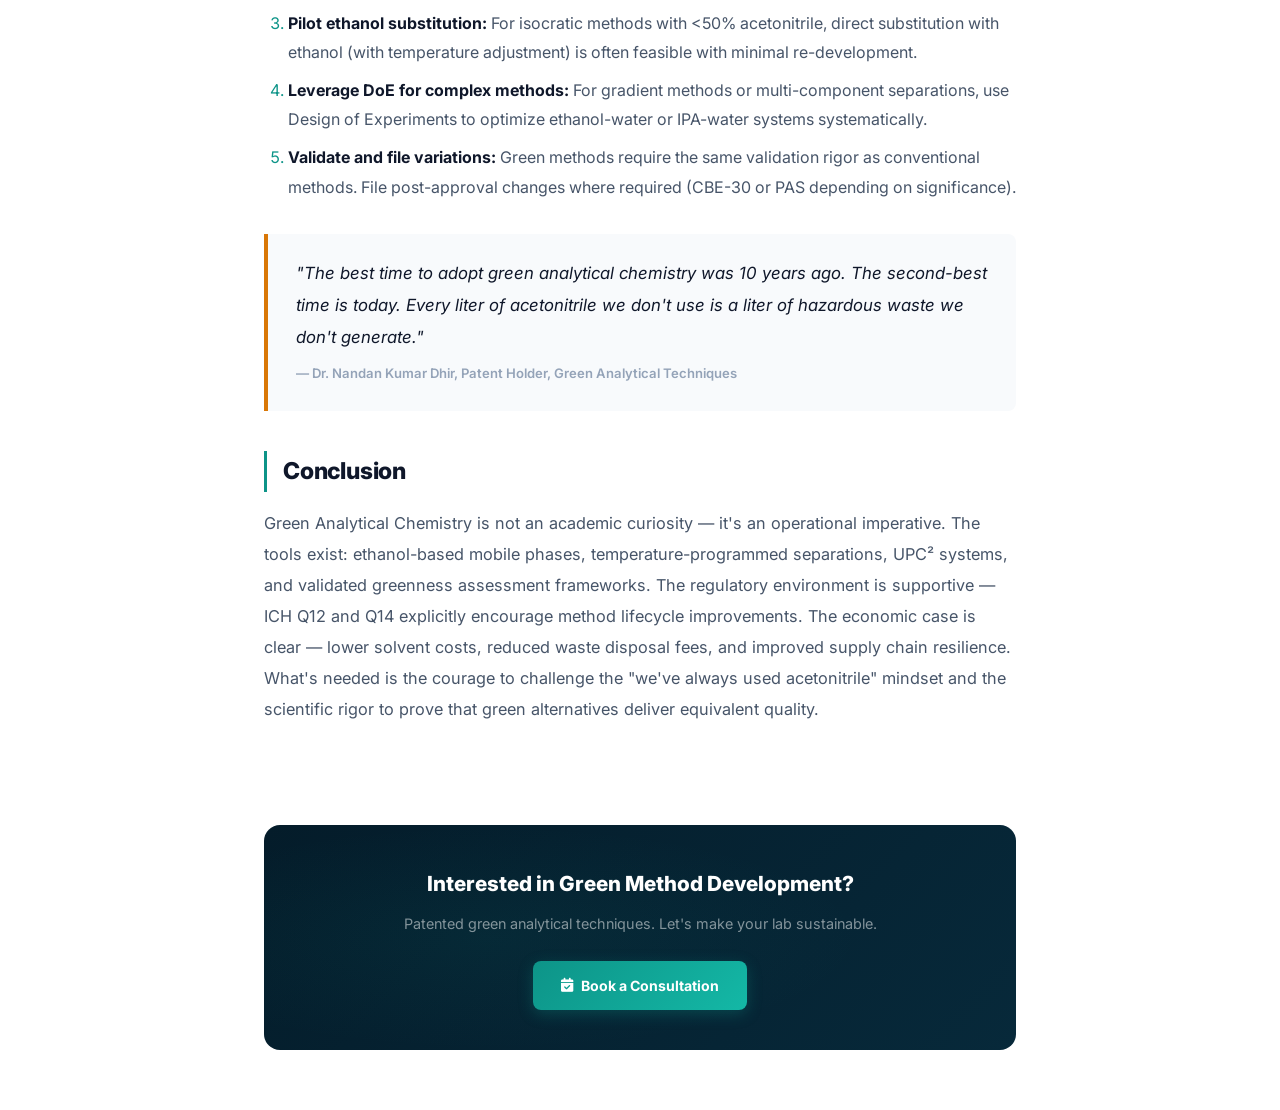
<file: article-green-chemistry.html>
<!DOCTYPE html>
<html lang="en">
<head>
    <meta charset="UTF-8">
    <meta name="viewport" content="width=device-width, initial-scale=1.0">
    <meta name="description" content="Replacing acetonitrile in HPLC with green alternatives. Practical strategies using ethanol, GAPI assessment, and sustainable chromatographic methods.">
    <meta name="author" content="Dr. Nandan Kumar Dhir">
    <title>Replacing Acetonitrile in HPLC — Veridion</title>
    <link rel="icon" type="image/svg+xml" href="favicon.svg">
    <link rel="preconnect" href="https://fonts.googleapis.com">
    <link href="https://fonts.googleapis.com/css2?family=Inter:wght@400;500;600;700;800;900&family=Lora:ital,wght@0,400;0,600;1,400&display=swap" rel="stylesheet">
    <link rel="stylesheet" href="https://cdnjs.cloudflare.com/ajax/libs/font-awesome/6.5.1/css/all.min.css">
    <link rel="stylesheet" href="article.css">
</head>
<body>

<nav class="article-nav">
    <div class="container">
        <a href="index.html#insights" class="back-link"><i class="fas fa-arrow-left"></i> Back to Insights</a>
        <a href="index.html" class="brand">
            <svg viewBox="0 0 24 24" fill="none" xmlns="http://www.w3.org/2000/svg">
                <path d="M3 4L10 19H14L21 4H17L12 14L7 4H3Z" fill="url(#paint0_linear_art3)"/>
                <path d="M12 14L17 4H21L14 19H10L12 14Z" fill="url(#paint1_linear_art3)"/>
                <defs>
                    <linearGradient id="paint0_linear_art3" x1="3" y1="4" x2="21" y2="19" gradientUnits="userSpaceOnUse"><stop stop-color="#14B8A6"/><stop offset="1" stop-color="#0D9488"/></linearGradient>
                    <linearGradient id="paint1_linear_art3" x1="12" y1="4" x2="21" y2="19" gradientUnits="userSpaceOnUse"><stop stop-color="#0D9488"/><stop offset="1" stop-color="#0D3A4F"/></linearGradient>
                </defs>
            </svg>
            Veridion
        </a>
    </div>
</nav>

<header class="article-hero">
    <div class="container">
        <span class="article-tag"><i class="fas fa-leaf"></i> Green Chemistry</span>
        <h1>Replacing Acetonitrile in HPLC: Practical Green Alternatives That Actually Work</h1>
        <div class="article-meta">
            <div class="author-badge">
                <img src="dr-dhir.png" alt="Dr. Dhir">
                <span>Dr. Nandan Kumar Dhir</span>
            </div>
            <span><i class="fas fa-calendar"></i> March 2026</span>
            <span><i class="fas fa-clock"></i> 8 min read</span>
            <span><i class="fas fa-tag"></i> Sustainability</span>
        </div>
    </div>
</header>

<main class="article-body">
    <p>Every HPLC lab in the world runs on acetonitrile. It's the default organic modifier — excellent UV transparency, low viscosity, strong eluting power. But there's a cost we rarely discuss: <strong>acetonitrile is toxic, petrochemically derived, generates hazardous waste, and its supply chain is volatile.</strong> The 2008-2009 global acetonitrile shortage — when prices spiked 600% — should have been a wake-up call. For most labs, it wasn't.</p>

    <p>As the inventor of two patented Green Analytical Techniques for drug quantification (Patent No. 4299/DEL/2015 A and Patent No. 201611040797 A), I've spent over a decade proving that <em>sustainable chromatography doesn't mean compromised chromatography</em>. This article presents practical alternatives, assessment frameworks, and implementation strategies that any pharmaceutical QC lab can adopt.</p>

    <h2>The Environmental Cost of Conventional HPLC</h2>

    <p>Consider a typical pharmaceutical QC lab running 10 HPLC systems, each performing 4-6 injections per hour, operating 16 hours per day. A conservative estimate of solvent consumption:</p>

    <table>
        <tr><th>Parameter</th><th>Typical Consumption</th></tr>
        <tr><td>Mobile phase flow rate</td><td>1.0 mL/min per system</td></tr>
        <tr><td>Daily run time per system</td><td>16 hours</td></tr>
        <tr><td>Daily solvent per system</td><td>960 mL (~1 liter)</td></tr>
        <tr><td>10 systems × 300 working days</td><td>3,000 liters/year</td></tr>
        <tr><td>Acetonitrile proportion (~60%)</td><td>1,800 liters acetonitrile/year</td></tr>
        <tr><td>Hazardous waste disposal cost</td><td>₹15–25 per liter</td></tr>
    </table>

    <p>That's nearly 2,000 liters of toxic, non-biodegradable organic solvent consumed annually by a single lab. Multiply this across the Indian pharmaceutical industry — over 3,000 manufacturing units — and the environmental impact is staggering.</p>

    <div class="key-takeaway">
        <h4><i class="fas fa-leaf"></i> The Bigger Picture</h4>
        <p>The global analytical and chromatography instrumentation market consumes an estimated 50+ million liters of acetonitrile annually. Transitioning even 30% of these methods to green alternatives would eliminate 15 million liters of hazardous waste per year.</p>
    </div>

    <h2>Green Alternatives: What Actually Works</h2>

    <h3>1. Ethanol as a Primary Organic Modifier</h3>
    <p>Ethanol is the most promising acetonitrile replacement for reversed-phase HPLC. Its advantages are compelling:</p>
    <ul>
        <li><strong>Renewable and bio-derived</strong> — unlike petroleum-based acetonitrile</li>
        <li><strong>Low toxicity</strong> — ICH Class 3 solvent (≤5,000 ppm permitted in finished products)</li>
        <li><strong>Biodegradable</strong> — minimal environmental impact upon disposal</li>
        <li><strong>Economical</strong> — approximately 60–70% cheaper than acetonitrile per liter</li>
        <li><strong>Readily available</strong> — no supply chain volatility</li>
    </ul>

    <p><strong>The challenge:</strong> Ethanol has higher viscosity than acetonitrile, which increases column backpressure. At room temperature, ethanol-water mixtures can generate 2–3× the backpressure of acetonitrile-water mixtures at equivalent organic concentrations.</p>

    <p><strong>The solutions:</strong></p>
    <ul>
        <li><strong>Elevated column temperature (40–60°C):</strong> Increasing temperature by 20°C can reduce ethanol viscosity by 30–40%, bringing backpressure to manageable levels for conventional HPLC systems</li>
        <li><strong>Shorter columns with smaller particles:</strong> Using 50mm × 4.6mm columns packed with sub-3μm particles can provide equivalent efficiency with lower solvent consumption and acceptable pressure</li>
        <li><strong>UHPLC systems:</strong> Modern UHPLC instruments routinely handle pressures up to 1,000–1,300 bar, making ethanol-based methods entirely feasible</li>
    </ul>

    <h3>2. Propanol-Based Systems</h3>
    <p>Isopropanol (IPA) offers stronger eluting power than ethanol and is particularly useful for hydrophobic analytes. Our research has demonstrated effective use of IPA-water gradients for:</p>
    <ul>
        <li>Fat-soluble vitamin separations</li>
        <li>Lipophilic API assays where acetonitrile concentrations would exceed 70%</li>
        <li>Cleaning verification methods where strong elution is critical</li>
    </ul>

    <h3>3. Water-Enriched Methods</h3>
    <p>For sufficiently polar analytes, methods can be redesigned to maximize the aqueous proportion. Techniques include:</p>
    <ul>
        <li><strong>Micellar liquid chromatography:</strong> Using surfactants (SDS) to create pseudo-reversed-phase conditions with minimal organic solvent</li>
        <li><strong>Temperature-programmed chromatography:</strong> Using column temperature as a selectivity variable, reducing organic modifier requirements</li>
        <li><strong>pH-adjusted selectivity:</strong> For ionizable analytes, adjusting pH can dramatically alter retention, potentially reducing organic solvent needs by 20–40%</li>
    </ul>

    <h3>4. Ultra Convergence Chromatography (UPC²)</h3>
    <p>This is the technology behind our second patent. UPC² uses supercritical CO₂ as the primary mobile phase — a solvent that is:</p>
    <ul>
        <li>Non-toxic and non-flammable</li>
        <li>Readily available as an industrial byproduct</li>
        <li>Completely evaporative — no liquid waste</li>
        <li>Compatible with both UV and MS detection</li>
    </ul>
    <p>Our patented methodology uses UPC² for impurity identification during shelf-life studies, achieving separation quality comparable to UHPLC while generating virtually zero liquid organic waste.</p>

    <h2>Measuring Greenness: GAPI and AGREE Frameworks</h2>

    <p>Claiming a method is "green" without quantification is meaningless. Two validated assessment tools provide objective evaluation:</p>

    <h3>GAPI (Green Analytical Procedure Index)</h3>
    <p>GAPI evaluates the entire analytical workflow — from sample collection to waste disposal — using a color-coded pictogram (green = excellent, yellow = acceptable, red = poor). It assesses 15 parameters across five stages:</p>
    <ol>
        <li>Sample preparation</li>
        <li>Reagents and solvents used</li>
        <li>Instrumentation energy consumption</li>
        <li>Waste volume and toxicity</li>
        <li>Overall process efficiency</li>
    </ol>

    <h3>AGREE (Analytical Greenness Metric)</h3>
    <p>AGREE provides a quantitative score (0.0 to 1.0) based on the 12 principles of Green Analytical Chemistry. Our ethanol-based methods consistently score 0.68–0.75, compared to 0.35–0.45 for conventional acetonitrile methods — representing a <strong>60–70% improvement in environmental sustainability</strong>.</p>

    <div class="key-takeaway">
        <h4><i class="fas fa-chart-line"></i> Real Data</h4>
        <p>In head-to-head comparisons of our patented green methods vs. conventional methods for chlorocresol estimation, the green method achieved equivalent accuracy (99.2% vs. 99.5%) and precision (RSD 0.8% vs. 0.6%) while reducing organic solvent consumption by 85% and hazardous waste by 90%.</p>
    </div>

    <h2>Implementation Strategy for QC Labs</h2>

    <p>Transitioning to green methods doesn't require replacing every method overnight. A phased approach works best:</p>

    <ol>
        <li><strong>Audit existing methods:</strong> Score all current HPLC methods using GAPI. Identify the 20% of methods that consume 80% of your organic solvents.</li>
        <li><strong>Prioritize high-volume methods:</strong> Focus first on routine QC methods (assay, dissolution, content uniformity) that run daily. These offer the highest return on investment.</li>
        <li><strong>Pilot ethanol substitution:</strong> For isocratic methods with &lt;50% acetonitrile, direct substitution with ethanol (with temperature adjustment) is often feasible with minimal re-development.</li>
        <li><strong>Leverage DoE for complex methods:</strong> For gradient methods or multi-component separations, use Design of Experiments to optimize ethanol-water or IPA-water systems systematically.</li>
        <li><strong>Validate and file variations:</strong> Green methods require the same validation rigor as conventional methods. File post-approval changes where required (CBE-30 or PAS depending on significance).</li>
    </ol>

    <blockquote>
        <p>"The best time to adopt green analytical chemistry was 10 years ago. The second-best time is today. Every liter of acetonitrile we don't use is a liter of hazardous waste we don't generate."</p>
        <cite>— Dr. Nandan Kumar Dhir, Patent Holder, Green Analytical Techniques</cite>
    </blockquote>

    <h2>Conclusion</h2>
    <p>Green Analytical Chemistry is not an academic curiosity — it's an operational imperative. The tools exist: ethanol-based mobile phases, temperature-programmed separations, UPC² systems, and validated greenness assessment frameworks. The regulatory environment is supportive — ICH Q12 and Q14 explicitly encourage method lifecycle improvements. The economic case is clear — lower solvent costs, reduced waste disposal fees, and improved supply chain resilience. What's needed is the courage to challenge the "we've always used acetonitrile" mindset and the scientific rigor to prove that green alternatives deliver equivalent quality.</p>
</main>

<section class="article-cta">
    <div class="article-cta-inner">
        <h3>Interested in Green Method Development?</h3>
        <p>Patented green analytical techniques. Let's make your lab sustainable.</p>
        <a href="index.html#contact" class="article-cta-btn"><i class="fas fa-calendar-check"></i> Book a Consultation</a>
    </div>
</section>

</body>
</html>
</file>
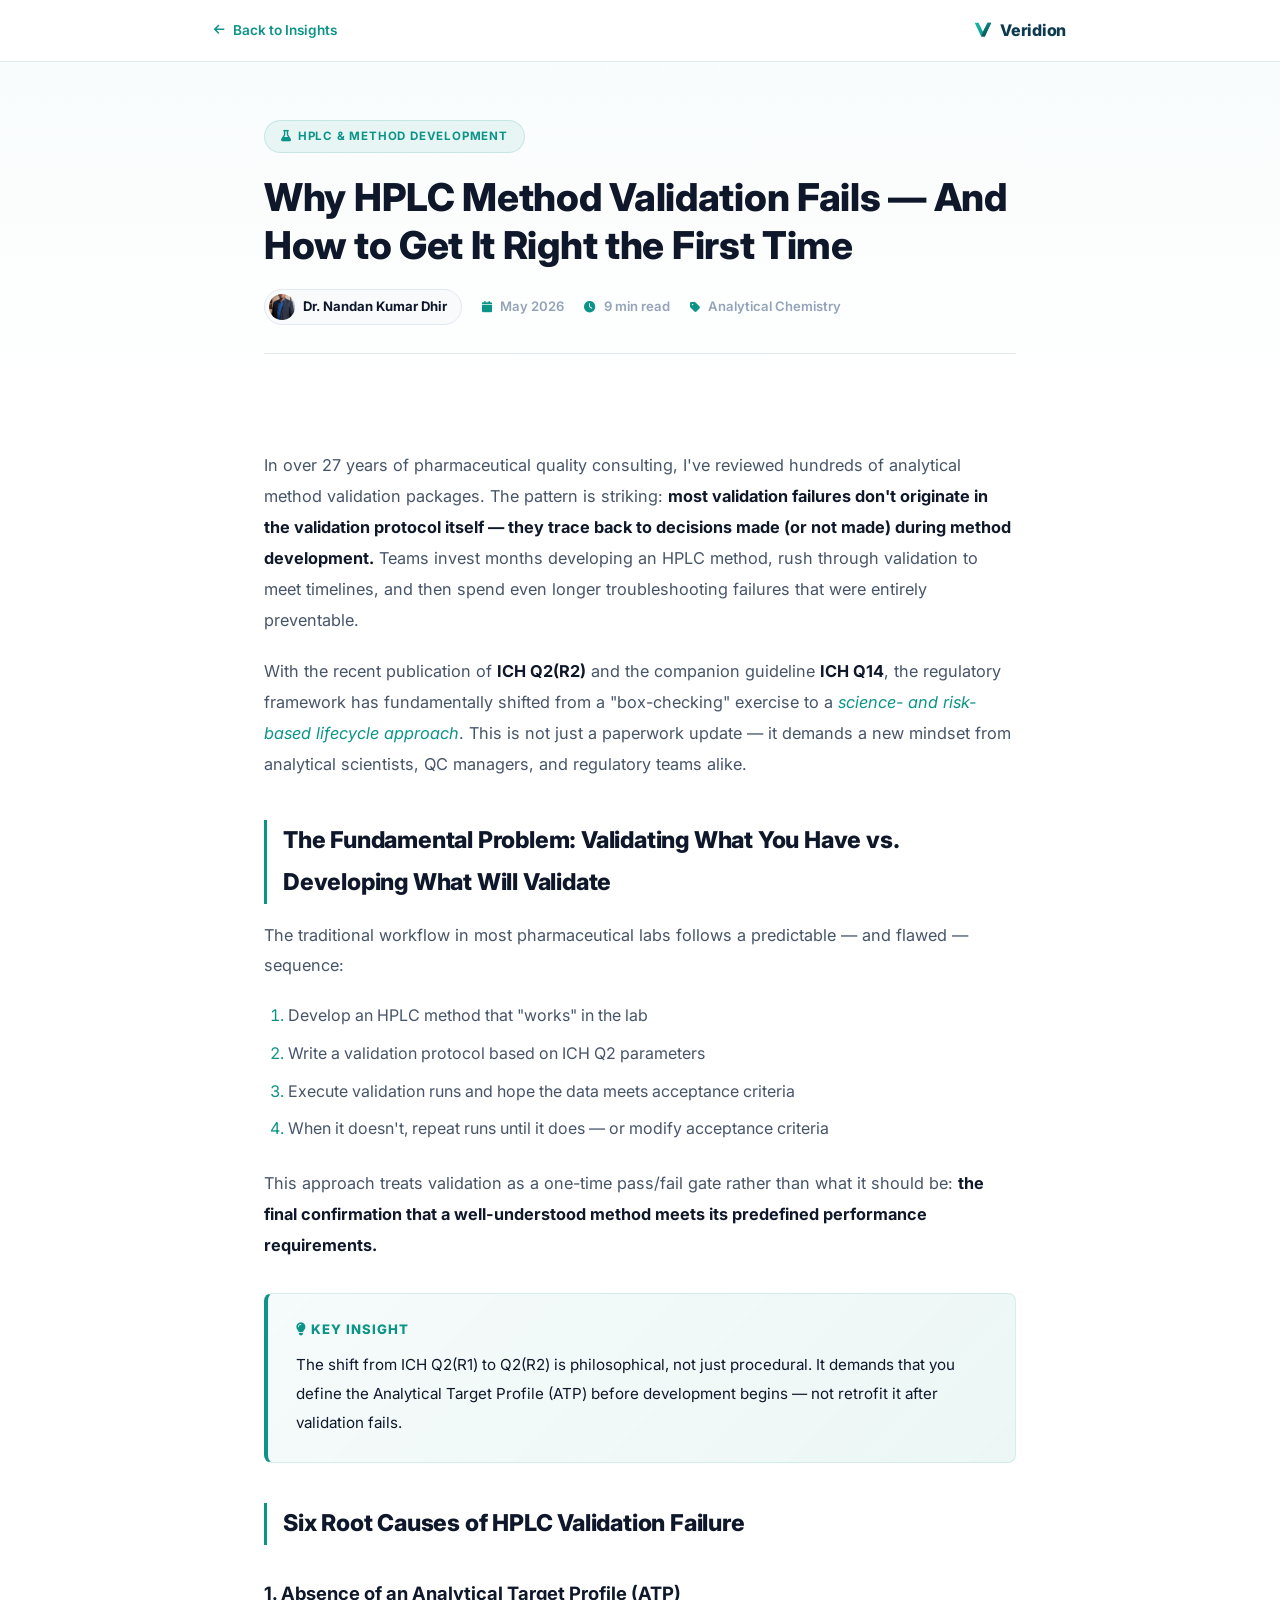
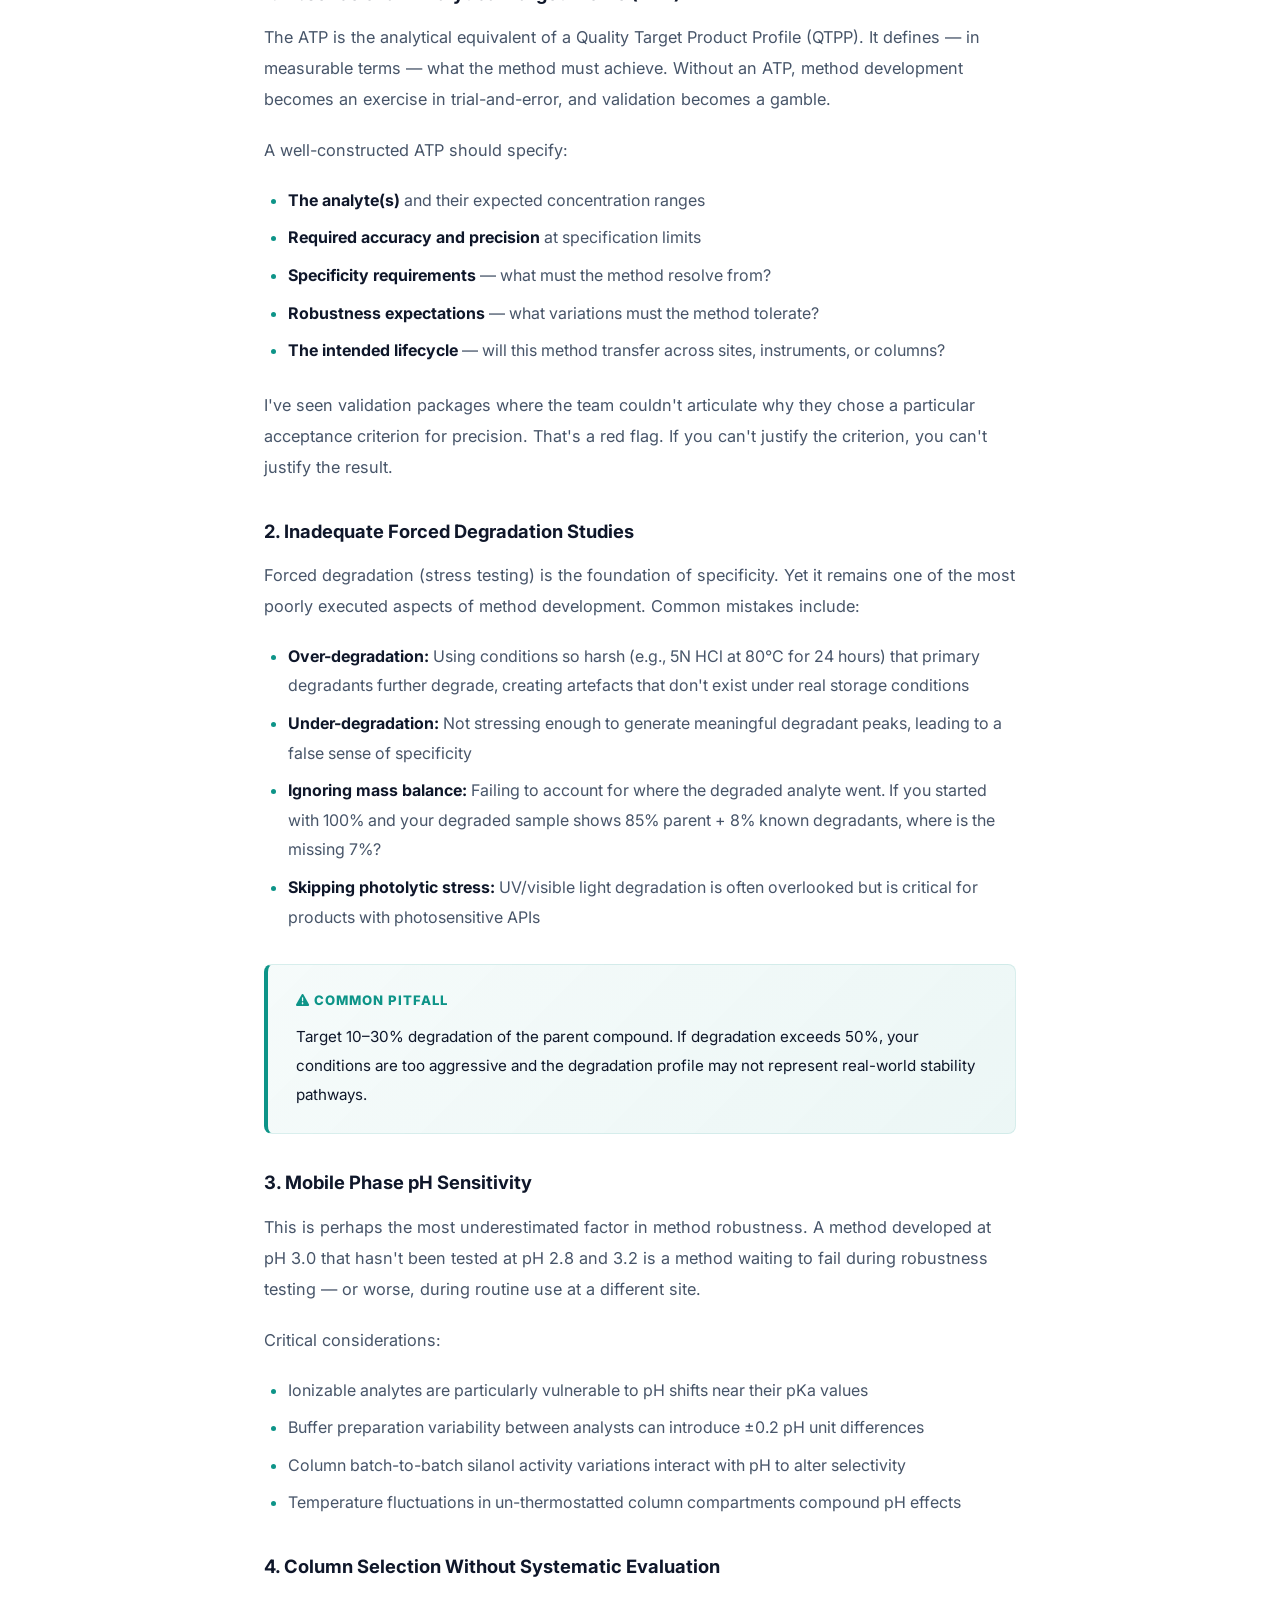
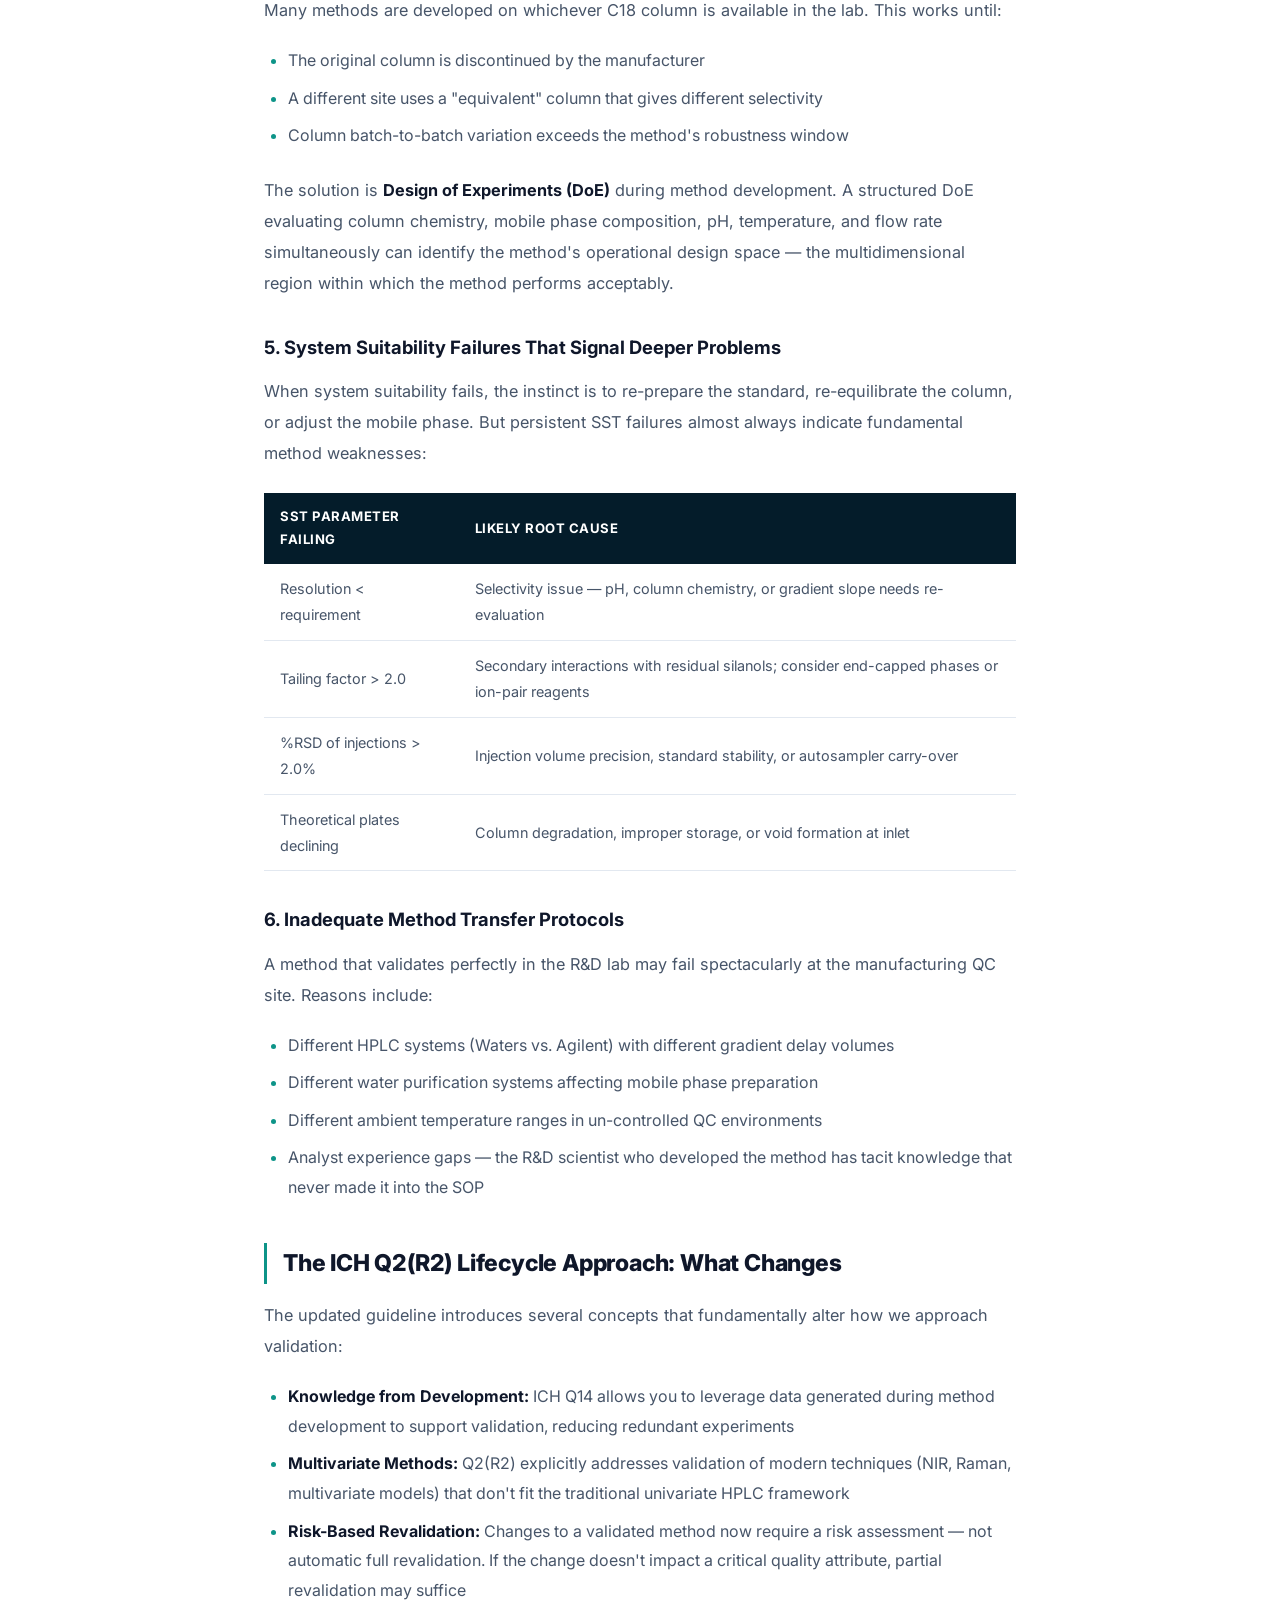
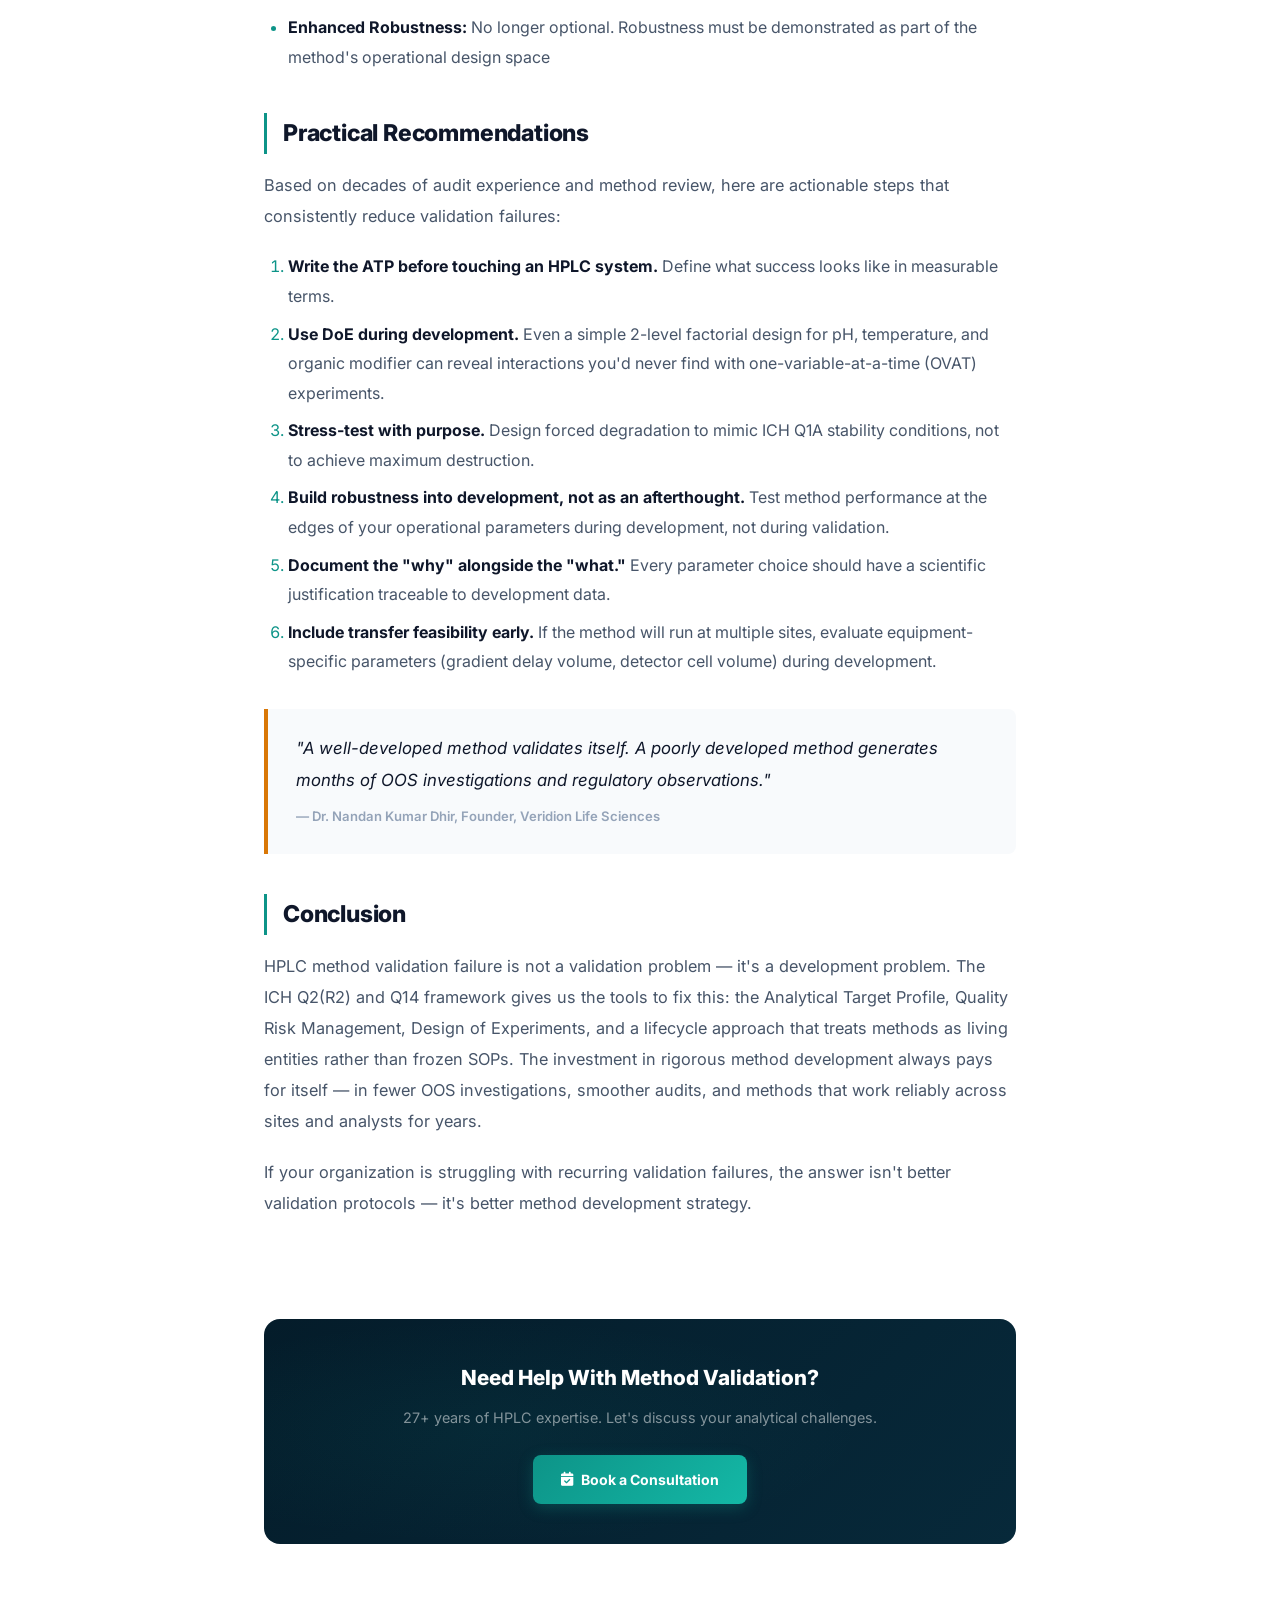
<file: article-hplc-validation.html>
<!DOCTYPE html>
<html lang="en">
<head>
    <meta charset="UTF-8">
    <meta name="viewport" content="width=device-width, initial-scale=1.0">
    <meta name="description" content="Why HPLC method validation fails and how to get it right. A deep dive into ICH Q2(R2), Analytical Target Profile, Design of Experiments, and common pitfalls.">
    <meta name="author" content="Dr. Nandan Kumar Dhir">
    <title>Why HPLC Method Validation Fails — Veridion</title>
    <link rel="icon" type="image/svg+xml" href="favicon.svg">
    <link rel="preconnect" href="https://fonts.googleapis.com">
    <link href="https://fonts.googleapis.com/css2?family=Inter:wght@400;500;600;700;800;900&family=Lora:ital,wght@0,400;0,600;1,400&display=swap" rel="stylesheet">
    <link rel="stylesheet" href="https://cdnjs.cloudflare.com/ajax/libs/font-awesome/6.5.1/css/all.min.css">
    <link rel="stylesheet" href="article.css">
</head>
<body>

<nav class="article-nav">
    <div class="container">
        <a href="index.html#insights" class="back-link"><i class="fas fa-arrow-left"></i> Back to Insights</a>
        <a href="index.html" class="brand">
            <svg viewBox="0 0 24 24" fill="none" xmlns="http://www.w3.org/2000/svg">
                <path d="M3 4L10 19H14L21 4H17L12 14L7 4H3Z" fill="url(#paint0_linear_art4)"/>
                <path d="M12 14L17 4H21L14 19H10L12 14Z" fill="url(#paint1_linear_art4)"/>
                <defs>
                    <linearGradient id="paint0_linear_art4" x1="3" y1="4" x2="21" y2="19" gradientUnits="userSpaceOnUse"><stop stop-color="#14B8A6"/><stop offset="1" stop-color="#0D9488"/></linearGradient>
                    <linearGradient id="paint1_linear_art4" x1="12" y1="4" x2="21" y2="19" gradientUnits="userSpaceOnUse"><stop stop-color="#0D9488"/><stop offset="1" stop-color="#0D3A4F"/></linearGradient>
                </defs>
            </svg>
            Veridion
        </a>
    </div>
</nav>

<header class="article-hero">
    <div class="container">
        <span class="article-tag"><i class="fas fa-flask"></i> HPLC & Method Development</span>
        <h1>Why HPLC Method Validation Fails — And How to Get It Right the First Time</h1>
        <div class="article-meta">
            <div class="author-badge">
                <img src="dr-dhir.png" alt="Dr. Dhir">
                <span>Dr. Nandan Kumar Dhir</span>
            </div>
            <span><i class="fas fa-calendar"></i> May 2026</span>
            <span><i class="fas fa-clock"></i> 9 min read</span>
            <span><i class="fas fa-tag"></i> Analytical Chemistry</span>
        </div>
    </div>
</header>

<main class="article-body">
    <p>In over 27 years of pharmaceutical quality consulting, I've reviewed hundreds of analytical method validation packages. The pattern is striking: <strong>most validation failures don't originate in the validation protocol itself — they trace back to decisions made (or not made) during method development.</strong> Teams invest months developing an HPLC method, rush through validation to meet timelines, and then spend even longer troubleshooting failures that were entirely preventable.</p>

    <p>With the recent publication of <strong>ICH Q2(R2)</strong> and the companion guideline <strong>ICH Q14</strong>, the regulatory framework has fundamentally shifted from a "box-checking" exercise to a <em>science- and risk-based lifecycle approach</em>. This is not just a paperwork update — it demands a new mindset from analytical scientists, QC managers, and regulatory teams alike.</p>

    <h2>The Fundamental Problem: Validating What You Have vs. Developing What Will Validate</h2>

    <p>The traditional workflow in most pharmaceutical labs follows a predictable — and flawed — sequence:</p>
    <ol>
        <li>Develop an HPLC method that "works" in the lab</li>
        <li>Write a validation protocol based on ICH Q2 parameters</li>
        <li>Execute validation runs and hope the data meets acceptance criteria</li>
        <li>When it doesn't, repeat runs until it does — or modify acceptance criteria</li>
    </ol>

    <p>This approach treats validation as a one-time pass/fail gate rather than what it should be: <strong>the final confirmation that a well-understood method meets its predefined performance requirements.</strong></p>

    <div class="key-takeaway">
        <h4><i class="fas fa-lightbulb"></i> Key Insight</h4>
        <p>The shift from ICH Q2(R1) to Q2(R2) is philosophical, not just procedural. It demands that you define the Analytical Target Profile (ATP) before development begins — not retrofit it after validation fails.</p>
    </div>

    <h2>Six Root Causes of HPLC Validation Failure</h2>

    <h3>1. Absence of an Analytical Target Profile (ATP)</h3>
    <p>The ATP is the analytical equivalent of a Quality Target Product Profile (QTPP). It defines — in measurable terms — what the method must achieve. Without an ATP, method development becomes an exercise in trial-and-error, and validation becomes a gamble.</p>
    <p>A well-constructed ATP should specify:</p>
    <ul>
        <li><strong>The analyte(s)</strong> and their expected concentration ranges</li>
        <li><strong>Required accuracy and precision</strong> at specification limits</li>
        <li><strong>Specificity requirements</strong> — what must the method resolve from?</li>
        <li><strong>Robustness expectations</strong> — what variations must the method tolerate?</li>
        <li><strong>The intended lifecycle</strong> — will this method transfer across sites, instruments, or columns?</li>
    </ul>
    <p>I've seen validation packages where the team couldn't articulate why they chose a particular acceptance criterion for precision. That's a red flag. If you can't justify the criterion, you can't justify the result.</p>

    <h3>2. Inadequate Forced Degradation Studies</h3>
    <p>Forced degradation (stress testing) is the foundation of specificity. Yet it remains one of the most poorly executed aspects of method development. Common mistakes include:</p>
    <ul>
        <li><strong>Over-degradation:</strong> Using conditions so harsh (e.g., 5N HCl at 80°C for 24 hours) that primary degradants further degrade, creating artefacts that don't exist under real storage conditions</li>
        <li><strong>Under-degradation:</strong> Not stressing enough to generate meaningful degradant peaks, leading to a false sense of specificity</li>
        <li><strong>Ignoring mass balance:</strong> Failing to account for where the degraded analyte went. If you started with 100% and your degraded sample shows 85% parent + 8% known degradants, where is the missing 7%?</li>
        <li><strong>Skipping photolytic stress:</strong> UV/visible light degradation is often overlooked but is critical for products with photosensitive APIs</li>
    </ul>

    <div class="key-takeaway">
        <h4><i class="fas fa-exclamation-triangle"></i> Common Pitfall</h4>
        <p>Target 10–30% degradation of the parent compound. If degradation exceeds 50%, your conditions are too aggressive and the degradation profile may not represent real-world stability pathways.</p>
    </div>

    <h3>3. Mobile Phase pH Sensitivity</h3>
    <p>This is perhaps the most underestimated factor in method robustness. A method developed at pH 3.0 that hasn't been tested at pH 2.8 and 3.2 is a method waiting to fail during robustness testing — or worse, during routine use at a different site.</p>
    <p>Critical considerations:</p>
    <ul>
        <li>Ionizable analytes are particularly vulnerable to pH shifts near their pKa values</li>
        <li>Buffer preparation variability between analysts can introduce ±0.2 pH unit differences</li>
        <li>Column batch-to-batch silanol activity variations interact with pH to alter selectivity</li>
        <li>Temperature fluctuations in un-thermostatted column compartments compound pH effects</li>
    </ul>

    <h3>4. Column Selection Without Systematic Evaluation</h3>
    <p>Many methods are developed on whichever C18 column is available in the lab. This works until:</p>
    <ul>
        <li>The original column is discontinued by the manufacturer</li>
        <li>A different site uses a "equivalent" column that gives different selectivity</li>
        <li>Column batch-to-batch variation exceeds the method's robustness window</li>
    </ul>
    <p>The solution is <strong>Design of Experiments (DoE)</strong> during method development. A structured DoE evaluating column chemistry, mobile phase composition, pH, temperature, and flow rate simultaneously can identify the method's operational design space — the multidimensional region within which the method performs acceptably.</p>

    <h3>5. System Suitability Failures That Signal Deeper Problems</h3>
    <p>When system suitability fails, the instinct is to re-prepare the standard, re-equilibrate the column, or adjust the mobile phase. But persistent SST failures almost always indicate fundamental method weaknesses:</p>

    <table>
        <tr><th>SST Parameter Failing</th><th>Likely Root Cause</th></tr>
        <tr><td>Resolution < requirement</td><td>Selectivity issue — pH, column chemistry, or gradient slope needs re-evaluation</td></tr>
        <tr><td>Tailing factor > 2.0</td><td>Secondary interactions with residual silanols; consider end-capped phases or ion-pair reagents</td></tr>
        <tr><td>%RSD of injections > 2.0%</td><td>Injection volume precision, standard stability, or autosampler carry-over</td></tr>
        <tr><td>Theoretical plates declining</td><td>Column degradation, improper storage, or void formation at inlet</td></tr>
    </table>

    <h3>6. Inadequate Method Transfer Protocols</h3>
    <p>A method that validates perfectly in the R&D lab may fail spectacularly at the manufacturing QC site. Reasons include:</p>
    <ul>
        <li>Different HPLC systems (Waters vs. Agilent) with different gradient delay volumes</li>
        <li>Different water purification systems affecting mobile phase preparation</li>
        <li>Different ambient temperature ranges in un-controlled QC environments</li>
        <li>Analyst experience gaps — the R&D scientist who developed the method has tacit knowledge that never made it into the SOP</li>
    </ul>

    <h2>The ICH Q2(R2) Lifecycle Approach: What Changes</h2>

    <p>The updated guideline introduces several concepts that fundamentally alter how we approach validation:</p>

    <ul>
        <li><strong>Knowledge from Development:</strong> ICH Q14 allows you to leverage data generated during method development to support validation, reducing redundant experiments</li>
        <li><strong>Multivariate Methods:</strong> Q2(R2) explicitly addresses validation of modern techniques (NIR, Raman, multivariate models) that don't fit the traditional univariate HPLC framework</li>
        <li><strong>Risk-Based Revalidation:</strong> Changes to a validated method now require a risk assessment — not automatic full revalidation. If the change doesn't impact a critical quality attribute, partial revalidation may suffice</li>
        <li><strong>Enhanced Robustness:</strong> No longer optional. Robustness must be demonstrated as part of the method's operational design space</li>
    </ul>

    <h2>Practical Recommendations</h2>

    <p>Based on decades of audit experience and method review, here are actionable steps that consistently reduce validation failures:</p>

    <ol>
        <li><strong>Write the ATP before touching an HPLC system.</strong> Define what success looks like in measurable terms.</li>
        <li><strong>Use DoE during development.</strong> Even a simple 2-level factorial design for pH, temperature, and organic modifier can reveal interactions you'd never find with one-variable-at-a-time (OVAT) experiments.</li>
        <li><strong>Stress-test with purpose.</strong> Design forced degradation to mimic ICH Q1A stability conditions, not to achieve maximum destruction.</li>
        <li><strong>Build robustness into development, not as an afterthought.</strong> Test method performance at the edges of your operational parameters during development, not during validation.</li>
        <li><strong>Document the "why" alongside the "what."</strong> Every parameter choice should have a scientific justification traceable to development data.</li>
        <li><strong>Include transfer feasibility early.</strong> If the method will run at multiple sites, evaluate equipment-specific parameters (gradient delay volume, detector cell volume) during development.</li>
    </ol>

    <blockquote>
        <p>"A well-developed method validates itself. A poorly developed method generates months of OOS investigations and regulatory observations."</p>
        <cite>— Dr. Nandan Kumar Dhir, Founder, Veridion Life Sciences</cite>
    </blockquote>

    <h2>Conclusion</h2>
    <p>HPLC method validation failure is not a validation problem — it's a development problem. The ICH Q2(R2) and Q14 framework gives us the tools to fix this: the Analytical Target Profile, Quality Risk Management, Design of Experiments, and a lifecycle approach that treats methods as living entities rather than frozen SOPs. The investment in rigorous method development always pays for itself — in fewer OOS investigations, smoother audits, and methods that work reliably across sites and analysts for years.</p>

    <p>If your organization is struggling with recurring validation failures, the answer isn't better validation protocols — it's better method development strategy.</p>
</main>

<section class="article-cta">
    <div class="article-cta-inner">
        <h3>Need Help With Method Validation?</h3>
        <p>27+ years of HPLC expertise. Let's discuss your analytical challenges.</p>
        <a href="index.html#contact" class="article-cta-btn"><i class="fas fa-calendar-check"></i> Book a Consultation</a>
    </div>
</section>

</body>
</html>
</file>
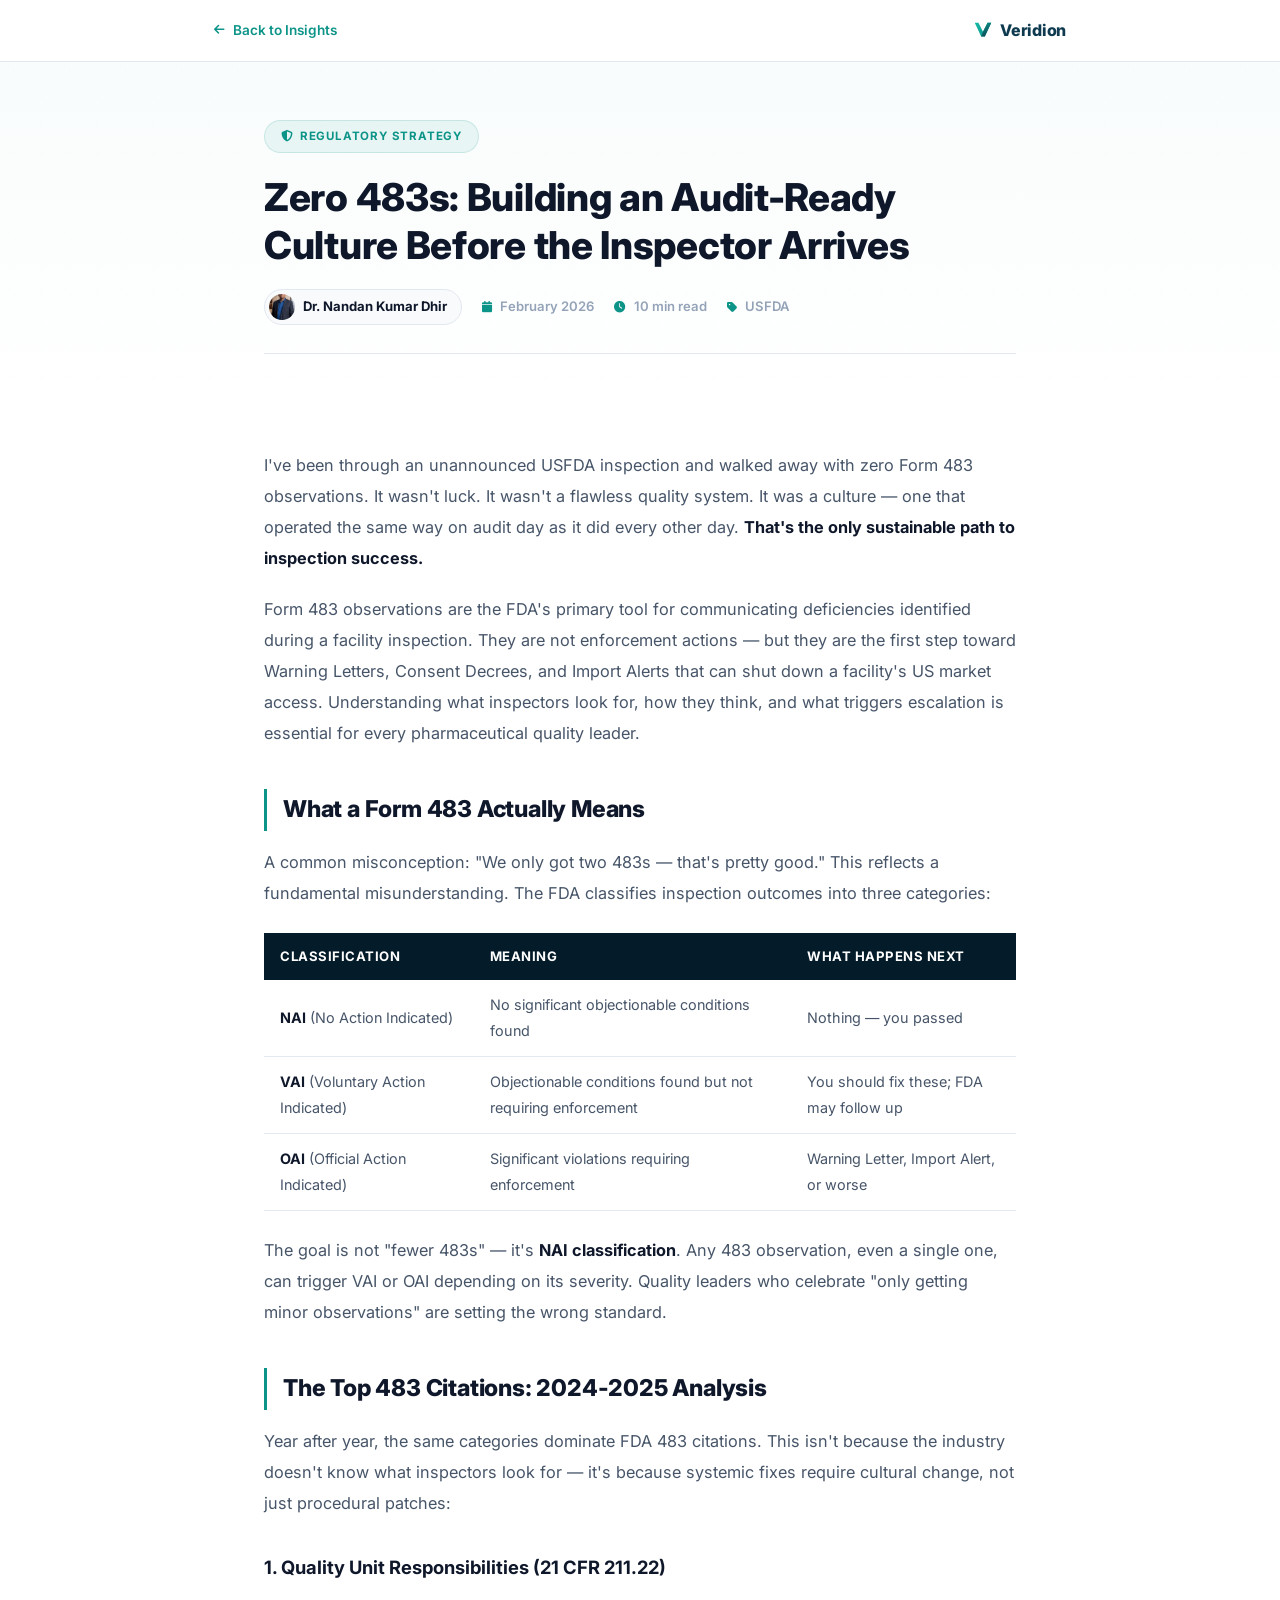
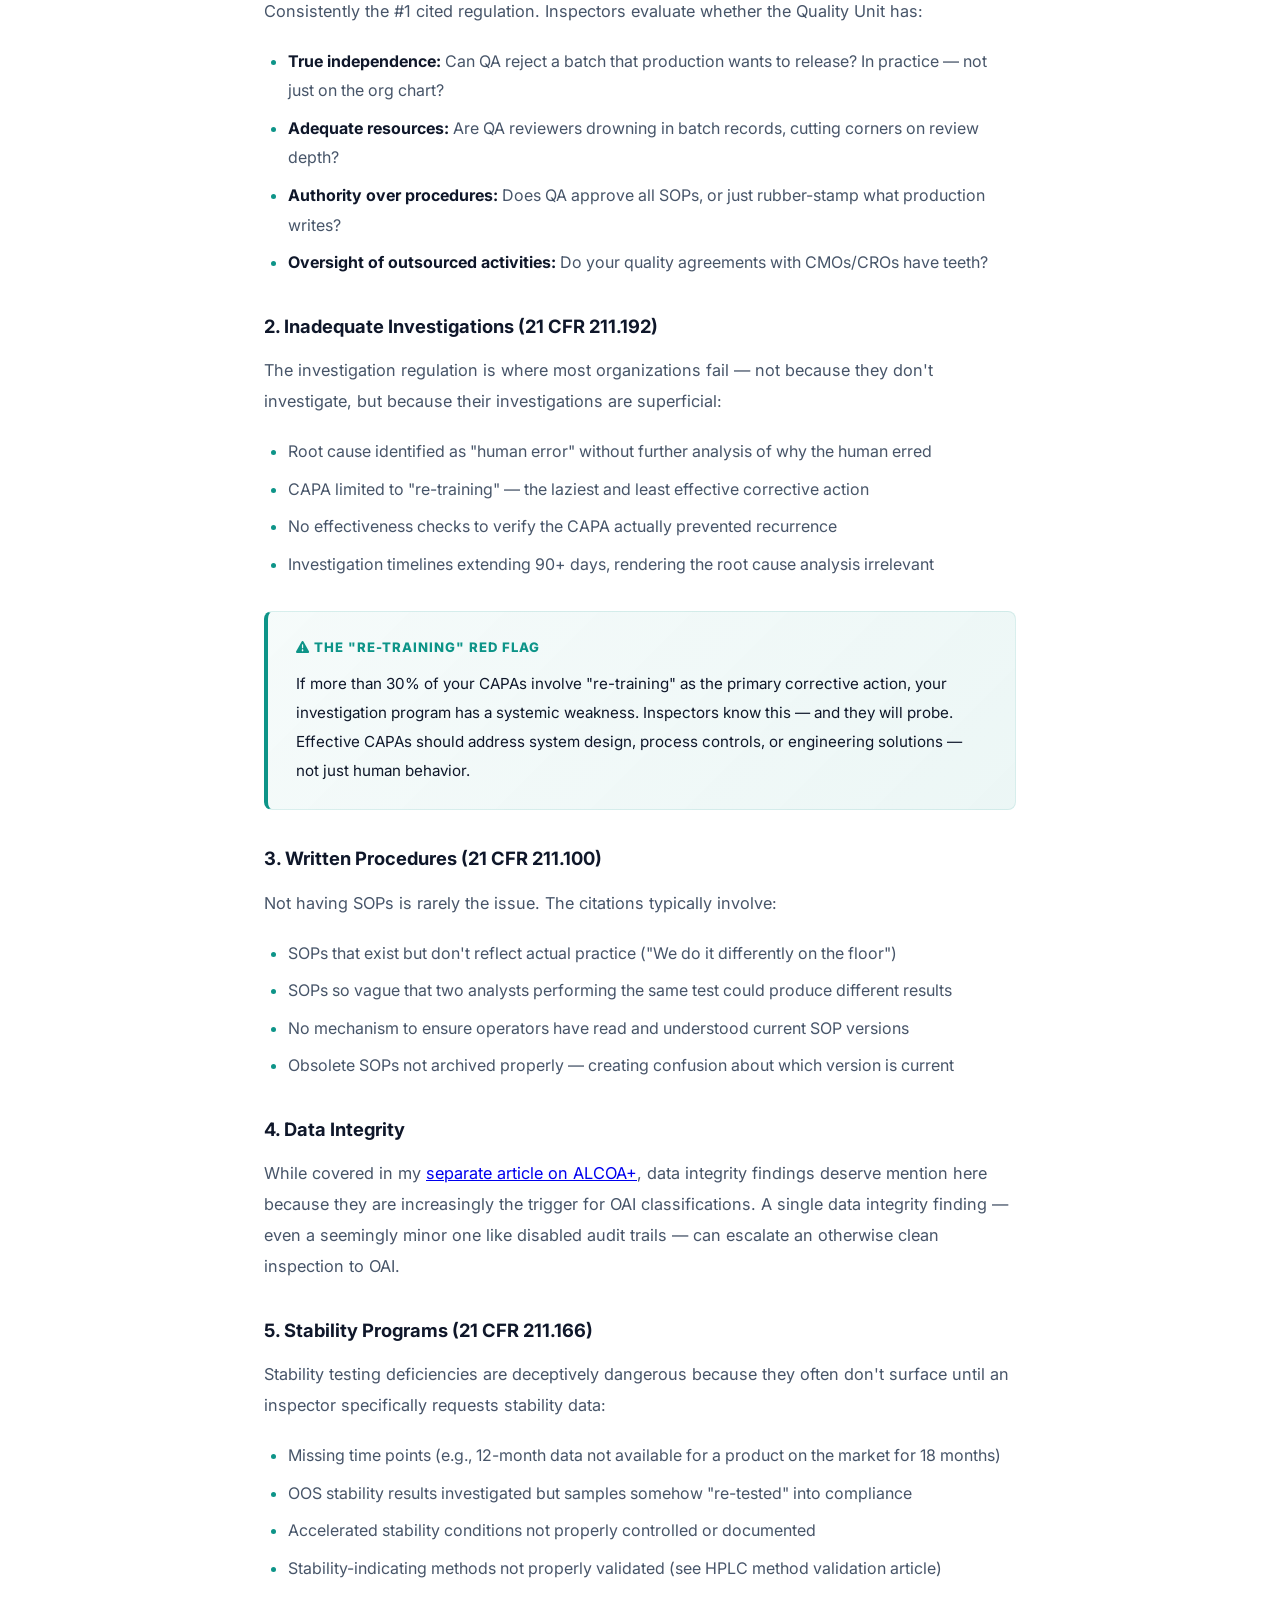
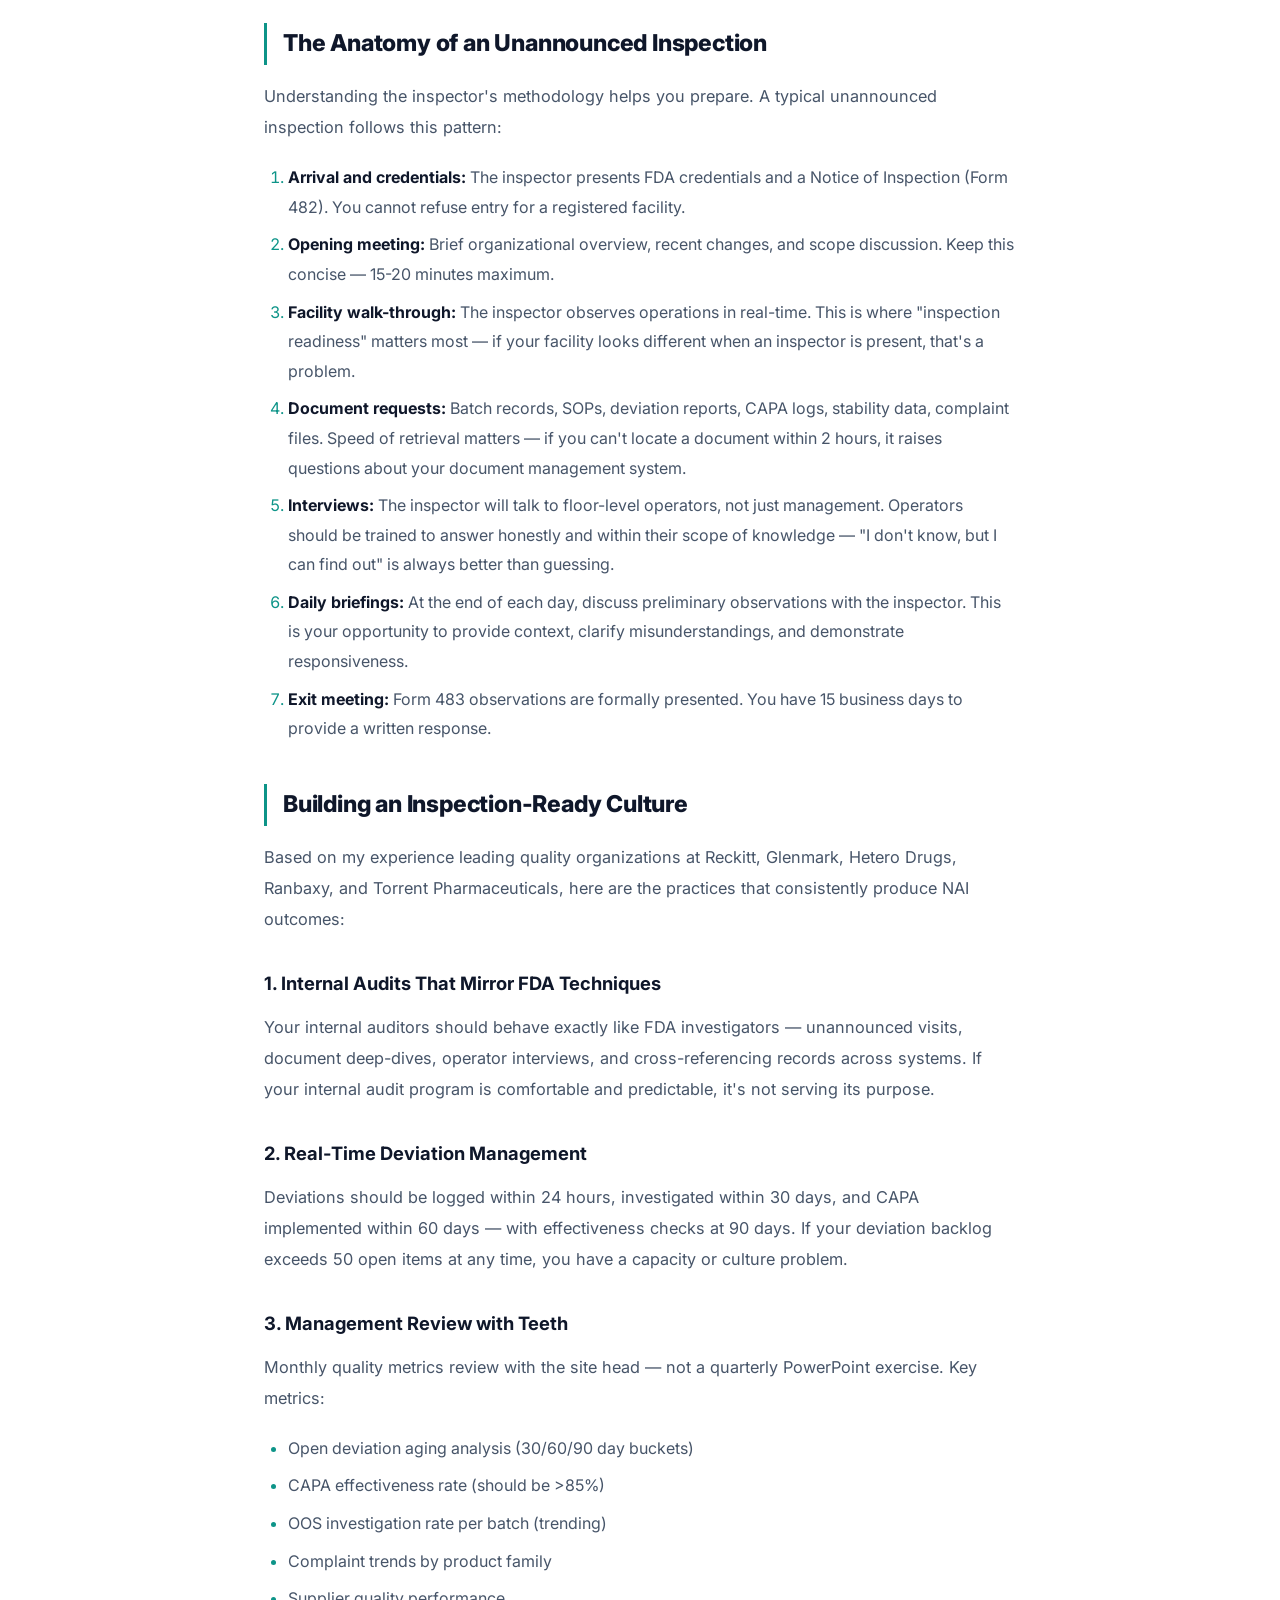
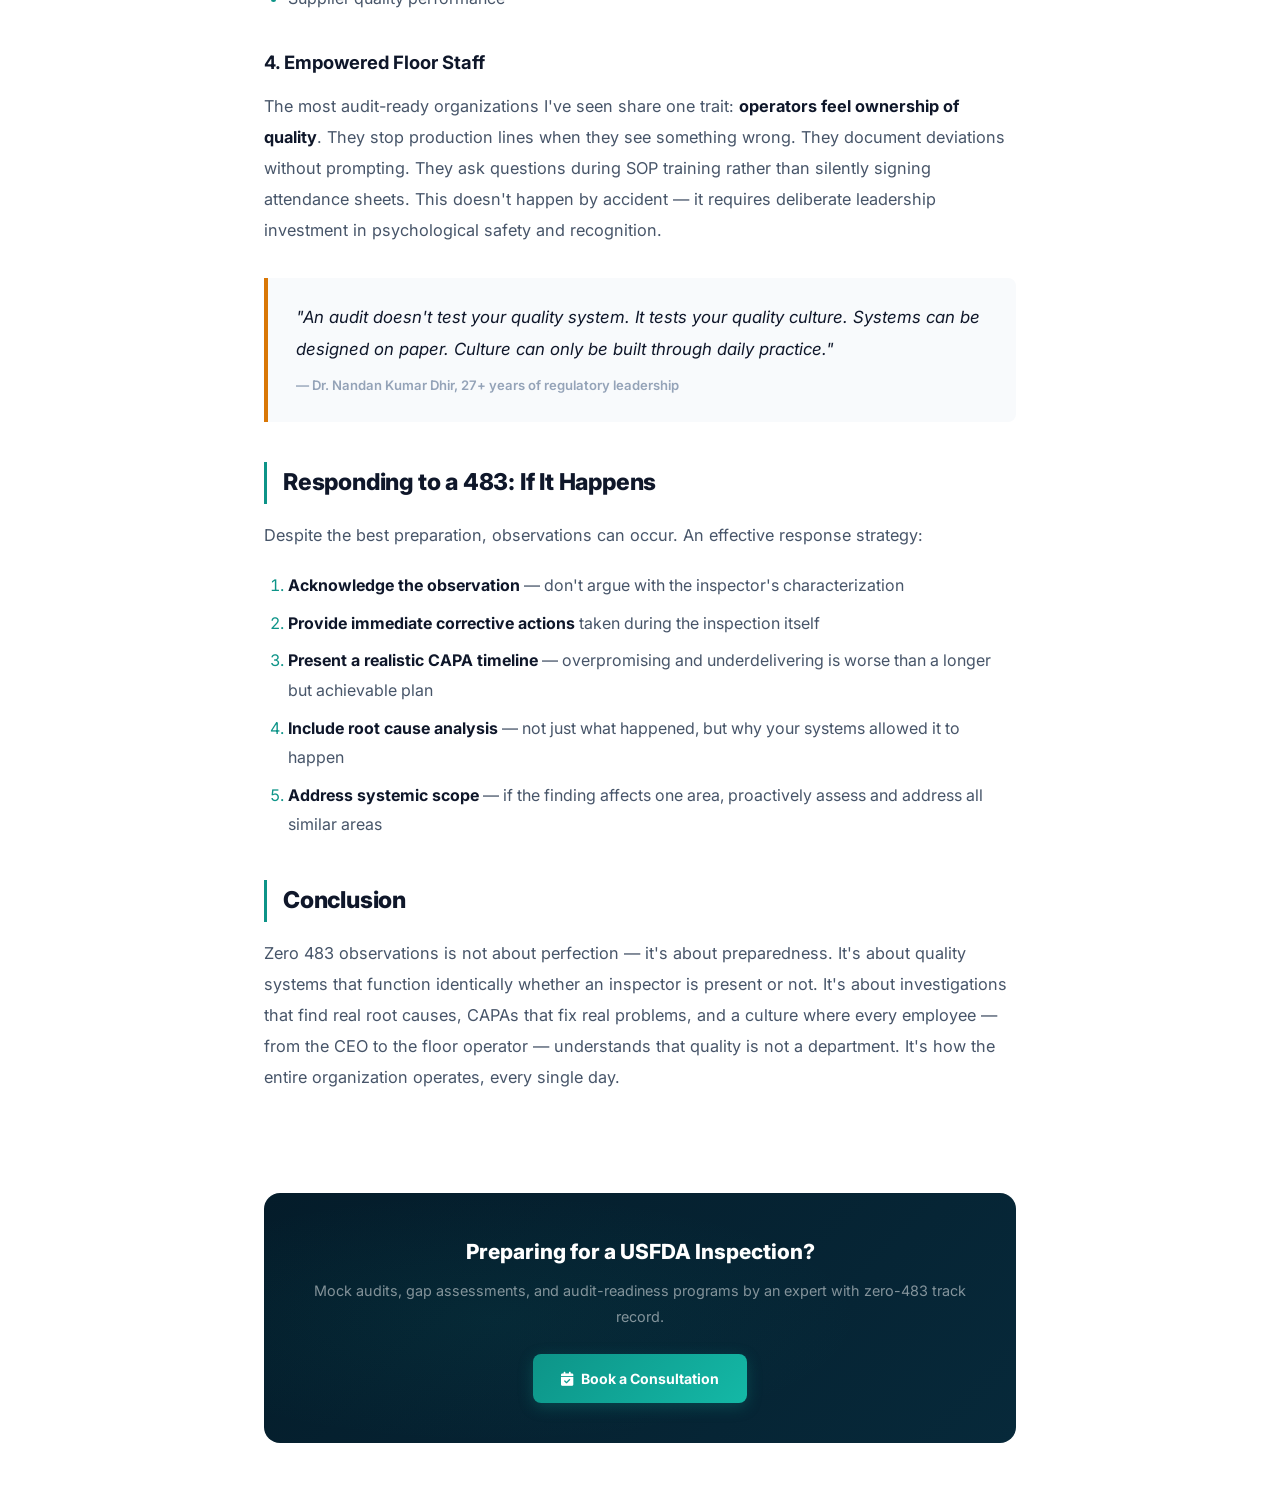
<file: article-zero-483.html>
<!DOCTYPE html>
<html lang="en">
<head>
    <meta charset="UTF-8">
    <meta name="viewport" content="width=device-width, initial-scale=1.0">
    <meta name="description" content="How to achieve zero 483 observations in USFDA inspections. Building an audit-ready quality culture with proactive compliance strategies.">
    <meta name="author" content="Dr. Nandan Kumar Dhir">
    <title>Zero 483s: Building an Audit-Ready Culture — Veridion</title>
    <link rel="icon" type="image/svg+xml" href="favicon.svg">
    <link rel="preconnect" href="https://fonts.googleapis.com">
    <link href="https://fonts.googleapis.com/css2?family=Inter:wght@400;500;600;700;800;900&family=Lora:ital,wght@0,400;0,600;1,400&display=swap" rel="stylesheet">
    <link rel="stylesheet" href="https://cdnjs.cloudflare.com/ajax/libs/font-awesome/6.5.1/css/all.min.css">
    <link rel="stylesheet" href="article.css">
</head>
<body>

<nav class="article-nav">
    <div class="container">
        <a href="index.html#insights" class="back-link"><i class="fas fa-arrow-left"></i> Back to Insights</a>
        <a href="index.html" class="brand">
            <svg viewBox="0 0 24 24" fill="none" xmlns="http://www.w3.org/2000/svg">
                <path d="M3 4L10 19H14L21 4H17L12 14L7 4H3Z" fill="url(#paint0_linear_art5)"/>
                <path d="M12 14L17 4H21L14 19H10L12 14Z" fill="url(#paint1_linear_art5)"/>
                <defs>
                    <linearGradient id="paint0_linear_art5" x1="3" y1="4" x2="21" y2="19" gradientUnits="userSpaceOnUse"><stop stop-color="#14B8A6"/><stop offset="1" stop-color="#0D9488"/></linearGradient>
                    <linearGradient id="paint1_linear_art5" x1="12" y1="4" x2="21" y2="19" gradientUnits="userSpaceOnUse"><stop stop-color="#0D9488"/><stop offset="1" stop-color="#0D3A4F"/></linearGradient>
                </defs>
            </svg>
            Veridion
        </a>
    </div>
</nav>

<header class="article-hero">
    <div class="container">
        <span class="article-tag"><i class="fas fa-shield-halved"></i> Regulatory Strategy</span>
        <h1>Zero 483s: Building an Audit-Ready Culture Before the Inspector Arrives</h1>
        <div class="article-meta">
            <div class="author-badge">
                <img src="dr-dhir.png" alt="Dr. Dhir">
                <span>Dr. Nandan Kumar Dhir</span>
            </div>
            <span><i class="fas fa-calendar"></i> February 2026</span>
            <span><i class="fas fa-clock"></i> 10 min read</span>
            <span><i class="fas fa-tag"></i> USFDA</span>
        </div>
    </div>
</header>

<main class="article-body">
    <p>I've been through an unannounced USFDA inspection and walked away with zero Form 483 observations. It wasn't luck. It wasn't a flawless quality system. It was a culture — one that operated the same way on audit day as it did every other day. <strong>That's the only sustainable path to inspection success.</strong></p>

    <p>Form 483 observations are the FDA's primary tool for communicating deficiencies identified during a facility inspection. They are not enforcement actions — but they are the first step toward Warning Letters, Consent Decrees, and Import Alerts that can shut down a facility's US market access. Understanding what inspectors look for, how they think, and what triggers escalation is essential for every pharmaceutical quality leader.</p>

    <h2>What a Form 483 Actually Means</h2>

    <p>A common misconception: "We only got two 483s — that's pretty good." This reflects a fundamental misunderstanding. The FDA classifies inspection outcomes into three categories:</p>

    <table>
        <tr><th>Classification</th><th>Meaning</th><th>What Happens Next</th></tr>
        <tr><td><strong>NAI</strong> (No Action Indicated)</td><td>No significant objectionable conditions found</td><td>Nothing — you passed</td></tr>
        <tr><td><strong>VAI</strong> (Voluntary Action Indicated)</td><td>Objectionable conditions found but not requiring enforcement</td><td>You should fix these; FDA may follow up</td></tr>
        <tr><td><strong>OAI</strong> (Official Action Indicated)</td><td>Significant violations requiring enforcement</td><td>Warning Letter, Import Alert, or worse</td></tr>
    </table>

    <p>The goal is not "fewer 483s" — it's <strong>NAI classification</strong>. Any 483 observation, even a single one, can trigger VAI or OAI depending on its severity. Quality leaders who celebrate "only getting minor observations" are setting the wrong standard.</p>

    <h2>The Top 483 Citations: 2024-2025 Analysis</h2>

    <p>Year after year, the same categories dominate FDA 483 citations. This isn't because the industry doesn't know what inspectors look for — it's because systemic fixes require cultural change, not just procedural patches:</p>

    <h3>1. Quality Unit Responsibilities (21 CFR 211.22)</h3>
    <p>Consistently the #1 cited regulation. Inspectors evaluate whether the Quality Unit has:</p>
    <ul>
        <li><strong>True independence:</strong> Can QA reject a batch that production wants to release? In practice — not just on the org chart?</li>
        <li><strong>Adequate resources:</strong> Are QA reviewers drowning in batch records, cutting corners on review depth?</li>
        <li><strong>Authority over procedures:</strong> Does QA approve all SOPs, or just rubber-stamp what production writes?</li>
        <li><strong>Oversight of outsourced activities:</strong> Do your quality agreements with CMOs/CROs have teeth?</li>
    </ul>

    <h3>2. Inadequate Investigations (21 CFR 211.192)</h3>
    <p>The investigation regulation is where most organizations fail — not because they don't investigate, but because their investigations are superficial:</p>
    <ul>
        <li>Root cause identified as "human error" without further analysis of why the human erred</li>
        <li>CAPA limited to "re-training" — the laziest and least effective corrective action</li>
        <li>No effectiveness checks to verify the CAPA actually prevented recurrence</li>
        <li>Investigation timelines extending 90+ days, rendering the root cause analysis irrelevant</li>
    </ul>

    <div class="key-takeaway">
        <h4><i class="fas fa-exclamation-triangle"></i> The "Re-training" Red Flag</h4>
        <p>If more than 30% of your CAPAs involve "re-training" as the primary corrective action, your investigation program has a systemic weakness. Inspectors know this — and they will probe. Effective CAPAs should address system design, process controls, or engineering solutions — not just human behavior.</p>
    </div>

    <h3>3. Written Procedures (21 CFR 211.100)</h3>
    <p>Not having SOPs is rarely the issue. The citations typically involve:</p>
    <ul>
        <li>SOPs that exist but don't reflect actual practice ("We do it differently on the floor")</li>
        <li>SOPs so vague that two analysts performing the same test could produce different results</li>
        <li>No mechanism to ensure operators have read and understood current SOP versions</li>
        <li>Obsolete SOPs not archived properly — creating confusion about which version is current</li>
    </ul>

    <h3>4. Data Integrity</h3>
    <p>While covered in my <a href="article-alcoa-data-integrity.html">separate article on ALCOA+</a>, data integrity findings deserve mention here because they are increasingly the trigger for OAI classifications. A single data integrity finding — even a seemingly minor one like disabled audit trails — can escalate an otherwise clean inspection to OAI.</p>

    <h3>5. Stability Programs (21 CFR 211.166)</h3>
    <p>Stability testing deficiencies are deceptively dangerous because they often don't surface until an inspector specifically requests stability data:</p>
    <ul>
        <li>Missing time points (e.g., 12-month data not available for a product on the market for 18 months)</li>
        <li>OOS stability results investigated but samples somehow "re-tested" into compliance</li>
        <li>Accelerated stability conditions not properly controlled or documented</li>
        <li>Stability-indicating methods not properly validated (see HPLC method validation article)</li>
    </ul>

    <h2>The Anatomy of an Unannounced Inspection</h2>

    <p>Understanding the inspector's methodology helps you prepare. A typical unannounced inspection follows this pattern:</p>

    <ol>
        <li><strong>Arrival and credentials:</strong> The inspector presents FDA credentials and a Notice of Inspection (Form 482). You cannot refuse entry for a registered facility.</li>
        <li><strong>Opening meeting:</strong> Brief organizational overview, recent changes, and scope discussion. Keep this concise — 15-20 minutes maximum.</li>
        <li><strong>Facility walk-through:</strong> The inspector observes operations in real-time. This is where "inspection readiness" matters most — if your facility looks different when an inspector is present, that's a problem.</li>
        <li><strong>Document requests:</strong> Batch records, SOPs, deviation reports, CAPA logs, stability data, complaint files. Speed of retrieval matters — if you can't locate a document within 2 hours, it raises questions about your document management system.</li>
        <li><strong>Interviews:</strong> The inspector will talk to floor-level operators, not just management. Operators should be trained to answer honestly and within their scope of knowledge — "I don't know, but I can find out" is always better than guessing.</li>
        <li><strong>Daily briefings:</strong> At the end of each day, discuss preliminary observations with the inspector. This is your opportunity to provide context, clarify misunderstandings, and demonstrate responsiveness.</li>
        <li><strong>Exit meeting:</strong> Form 483 observations are formally presented. You have 15 business days to provide a written response.</li>
    </ol>

    <h2>Building an Inspection-Ready Culture</h2>

    <p>Based on my experience leading quality organizations at Reckitt, Glenmark, Hetero Drugs, Ranbaxy, and Torrent Pharmaceuticals, here are the practices that consistently produce NAI outcomes:</p>

    <h3>1. Internal Audits That Mirror FDA Techniques</h3>
    <p>Your internal auditors should behave exactly like FDA investigators — unannounced visits, document deep-dives, operator interviews, and cross-referencing records across systems. If your internal audit program is comfortable and predictable, it's not serving its purpose.</p>

    <h3>2. Real-Time Deviation Management</h3>
    <p>Deviations should be logged within 24 hours, investigated within 30 days, and CAPA implemented within 60 days — with effectiveness checks at 90 days. If your deviation backlog exceeds 50 open items at any time, you have a capacity or culture problem.</p>

    <h3>3. Management Review with Teeth</h3>
    <p>Monthly quality metrics review with the site head — not a quarterly PowerPoint exercise. Key metrics:</p>
    <ul>
        <li>Open deviation aging analysis (30/60/90 day buckets)</li>
        <li>CAPA effectiveness rate (should be >85%)</li>
        <li>OOS investigation rate per batch (trending)</li>
        <li>Complaint trends by product family</li>
        <li>Supplier quality performance</li>
    </ul>

    <h3>4. Empowered Floor Staff</h3>
    <p>The most audit-ready organizations I've seen share one trait: <strong>operators feel ownership of quality</strong>. They stop production lines when they see something wrong. They document deviations without prompting. They ask questions during SOP training rather than silently signing attendance sheets. This doesn't happen by accident — it requires deliberate leadership investment in psychological safety and recognition.</p>

    <blockquote>
        <p>"An audit doesn't test your quality system. It tests your quality culture. Systems can be designed on paper. Culture can only be built through daily practice."</p>
        <cite>— Dr. Nandan Kumar Dhir, 27+ years of regulatory leadership</cite>
    </blockquote>

    <h2>Responding to a 483: If It Happens</h2>

    <p>Despite the best preparation, observations can occur. An effective response strategy:</p>
    <ol>
        <li><strong>Acknowledge the observation</strong> — don't argue with the inspector's characterization</li>
        <li><strong>Provide immediate corrective actions</strong> taken during the inspection itself</li>
        <li><strong>Present a realistic CAPA timeline</strong> — overpromising and underdelivering is worse than a longer but achievable plan</li>
        <li><strong>Include root cause analysis</strong> — not just what happened, but why your systems allowed it to happen</li>
        <li><strong>Address systemic scope</strong> — if the finding affects one area, proactively assess and address all similar areas</li>
    </ol>

    <h2>Conclusion</h2>
    <p>Zero 483 observations is not about perfection — it's about preparedness. It's about quality systems that function identically whether an inspector is present or not. It's about investigations that find real root causes, CAPAs that fix real problems, and a culture where every employee — from the CEO to the floor operator — understands that quality is not a department. It's how the entire organization operates, every single day.</p>
</main>

<section class="article-cta">
    <div class="article-cta-inner">
        <h3>Preparing for a USFDA Inspection?</h3>
        <p>Mock audits, gap assessments, and audit-readiness programs by an expert with zero-483 track record.</p>
        <a href="index.html#contact" class="article-cta-btn"><i class="fas fa-calendar-check"></i> Book a Consultation</a>
    </div>
</section>

</body>
</html>
</file>
<file: style.css>
/* ==============================================
   VERIDION LIFE SCIENCES
   Premium Refined — Final Polish
   ============================================== */

:root {
    --navy: #0D3A4F;
    --navy-dark: #072A3B;
    --navy-deeper: #041C2A;
    --navy-deepest: #021420;
    --white: #FFFFFF;
    --gray-50: #F8FAFB;
    --gray-100: #F1F5F8;
    --gray-200: #E2E8F0;
    --gray-300: #CBD5E1;
    --gray-400: #94A3B8;
    --gray-500: #64748B;
    --gray-600: #475569;
    --gray-700: #334155;
    --gray-800: #1E293B;
    --text-dark: #0F172A;
    --text-body: #475569;
    --text-light: #94A3B8;
    --teal: #0D9488;
    --teal-bright: #14B8A6;
    --teal-light: #2DD4BF;
    --teal-bg: rgba(13,148,136,0.08);
    --teal-bg-dark: rgba(20,184,166,0.12);
    --teal-glow: rgba(20,184,166,0.25);
    --gold: #D97706;
    --gold-light: #F59E0B;
    --gold-bg: rgba(217,119,6,0.1);
    --shadow-xs: 0 1px 2px rgba(0,0,0,0.04);
    --shadow-sm: 0 1px 3px rgba(0,0,0,0.06), 0 1px 2px rgba(0,0,0,0.04);
    --shadow: 0 4px 12px rgba(0,0,0,0.06), 0 2px 4px rgba(0,0,0,0.04);
    --shadow-md: 0 8px 24px rgba(0,0,0,0.08), 0 4px 8px rgba(0,0,0,0.04);
    --shadow-lg: 0 16px 48px rgba(0,0,0,0.1), 0 8px 16px rgba(0,0,0,0.06);
    --shadow-xl: 0 24px 64px rgba(0,0,0,0.12), 0 12px 24px rgba(0,0,0,0.08);
    --shadow-dark: 0 8px 32px rgba(0,0,0,0.25);
    --shadow-teal: 0 8px 24px rgba(13,148,136,0.2);
    --shadow-teal-lg: 0 12px 36px rgba(13,148,136,0.25);
    --font: 'Inter', -apple-system, BlinkMacSystemFont, 'Segoe UI', sans-serif;
    --font-serif: 'Playfair Display', Georgia, serif;
    --max-width: 1140px;
    --nav-h: 72px;
    --radius: 12px;
    --radius-sm: 8px;
    --radius-lg: 16px;
    --radius-xl: 20px;
    --ease: cubic-bezier(0.4, 0, 0.2, 1);
    --ease-out: cubic-bezier(0.16, 1, 0.3, 1);
    --ease-bounce: cubic-bezier(0.34, 1.56, 0.64, 1);
}

/* — RESET — */
*, *::before, *::after { box-sizing: border-box; margin: 0; padding: 0; }
html { scroll-behavior: smooth; scroll-padding-top: var(--nav-h); }
body {
    font-family: var(--font);
    background: var(--white);
    color: var(--text-body);
    line-height: 1.7;
    -webkit-font-smoothing: antialiased;
    -moz-osx-font-smoothing: grayscale;
    overflow-x: hidden;
}
img { max-width: 100%; display: block; }
a { text-decoration: none; color: inherit; transition: all 0.3s var(--ease); }
ul { list-style: none; }
h1, h2, h3, h4 { color: var(--text-dark); line-height: 1.25; font-weight: 700; }
::selection { background: rgba(13,148,136,0.15); color: var(--teal); }

/* — UTILITY — */
.container { max-width: var(--max-width); margin: 0 auto; padding: 0 24px; }
.accent { color: var(--teal); }

/* ==============================================
   LOADER
   ============================================== */
.loader {
    position: fixed; inset: 0;
    background: var(--navy-deepest);
    z-index: 9999;
    display: flex; align-items: center; justify-content: center;
    transition: opacity 0.7s var(--ease-out), visibility 0.7s;
}
.loader.hidden { opacity: 0; visibility: hidden; pointer-events: none; }
.loader-inner { text-align: center; }
.loader-logo {
    font-family: var(--font-serif); font-size: 1.6rem;
    font-weight: 400; color: var(--white);
    margin-bottom: 24px; letter-spacing: -0.5px;
    display: flex; align-items: center; gap: 8px; justify-content: center;
    opacity: 0; animation: fadeIn 0.6s 0.2s forwards;
}
.loader-bar {
    width: 140px; height: 3px;
    background: rgba(255,255,255,0.08);
    margin: 0 auto; border-radius: 3px; overflow: hidden;
}
.loader-fill {
    width: 0; height: 100%;
    background: linear-gradient(90deg, var(--teal), var(--teal-light));
    border-radius: 3px;
    animation: loadBar 2s 0.4s ease-in-out forwards;
    box-shadow: 0 0 12px rgba(20,184,166,0.4);
}
@keyframes fadeIn { to { opacity: 1; } }
@keyframes loadBar { to { width: 100%; } }

/* ==============================================
   NAVBAR
   ============================================== */
.navbar {
    position: fixed; top: 0; left: 0; width: 100%;
    height: var(--nav-h); z-index: 1000;
    transition: all 0.4s var(--ease);
}
.navbar.scrolled {
    background: rgba(255,255,255,0.92);
    backdrop-filter: blur(24px) saturate(180%);
    -webkit-backdrop-filter: blur(24px) saturate(180%);
    box-shadow: 0 1px 0 rgba(0,0,0,0.04), 0 4px 24px rgba(0,0,0,0.04);
    border-bottom: 1px solid rgba(226,232,240,0.6);
}
.navbar.scrolled .logo { color: var(--text-dark); }
.navbar.scrolled .logo-v { color: var(--teal); }
.navbar.scrolled .nav-links a { color: var(--gray-500); }
.navbar.scrolled .nav-links a:hover, .navbar.scrolled .nav-links a.active { color: var(--text-dark); background: var(--gray-100); }
.navbar.scrolled .hamburger span { background: var(--text-dark); }

.nav-container { display: flex; align-items: center; justify-content: space-between; height: 100%; }

/* Logo */
.logo {
    font-family: var(--font-serif); font-size: 1.4rem;
    font-weight: 400; color: var(--white);
    letter-spacing: -0.3px; z-index: 10;
    transition: all 0.3s var(--ease);
    display: inline-flex; align-items: center; gap: 8px;
    text-decoration: none;
}
.logo:hover { opacity: 0.85; }

/* Nav Links */
.nav-links { display: flex; align-items: center; gap: 4px; }
.nav-links a {
    padding: 8px 14px; border-radius: 6px;
    font-size: 0.85rem; font-weight: 500;
    color: rgba(255,255,255,0.55);
    transition: all 0.3s var(--ease);
    position: relative;
}
.nav-links a:hover, .nav-links a.active { color: var(--white); background: rgba(255,255,255,0.08); }
.nav-cta-btn {
    background: var(--teal) !important; color: var(--white) !important;
    font-weight: 700 !important; padding: 8px 18px !important;
    border-radius: 8px !important; gap: 6px;
    display: inline-flex !important; align-items: center !important;
    box-shadow: 0 2px 8px rgba(13,148,136,0.2);
}
.nav-cta-btn:hover {
    background: var(--teal-bright) !important;
    transform: translateY(-1px);
    box-shadow: var(--shadow-teal);
}
.navbar.scrolled .nav-cta-btn { background: var(--teal) !important; color: var(--white) !important; }
.nav-cta-btn i { font-size: 0.75rem; }

/* Hamburger */
.hamburger {
    display: none; background: none; border: none; cursor: pointer;
    flex-direction: column; gap: 5px; padding: 8px; z-index: 1001;
}
.hamburger span {
    display: block; width: 22px; height: 2px;
    background: rgba(255,255,255,0.7); border-radius: 2px;
    transition: all 0.35s var(--ease);
}
.hamburger.active span:nth-child(1) { transform: rotate(45deg) translate(5px, 5px); }
.hamburger.active span:nth-child(2) { opacity: 0; transform: scaleX(0); }
.hamburger.active span:nth-child(3) { transform: rotate(-45deg) translate(5px, -5px); }

/* Mobile Nav */
.mobile-nav {
    position: fixed; inset: 0;
    background: var(--navy-deepest);
    z-index: 999; display: flex; flex-direction: column;
    align-items: center; justify-content: center; gap: 10px;
    opacity: 0; visibility: hidden; transition: all 0.45s var(--ease-out);
}
.mobile-nav.active { opacity: 1; visibility: visible; }
.mobile-nav a {
    font-size: 1.15rem; font-weight: 600;
    color: rgba(255,255,255,0.5); padding: 10px 28px; border-radius: 10px;
    transition: all 0.3s var(--ease);
}
.mobile-nav a:hover { color: var(--teal-bright); background: rgba(20,184,166,0.08); }
.mobile-cta {
    margin-top: 16px; background: var(--teal) !important; color: var(--white) !important;
    font-weight: 700 !important; padding: 12px 28px !important; border-radius: 10px !important;
    display: inline-flex !important; align-items: center !important; gap: 8px !important;
    box-shadow: var(--shadow-teal);
}

/* ==============================================
   BUTTONS
   ============================================== */
.btn {
    display: inline-flex; align-items: center; gap: 8px;
    padding: 12px 24px; font-family: var(--font);
    font-size: 0.88rem; font-weight: 700;
    border-radius: var(--radius-sm); border: none;
    cursor: pointer; transition: all 0.35s var(--ease);
    position: relative; overflow: hidden;
}
.btn::after {
    content: ''; position: absolute; inset: 0;
    background: linear-gradient(135deg, rgba(255,255,255,0.15), transparent);
    opacity: 0; transition: opacity 0.35s;
}
.btn:hover::after { opacity: 1; }
.btn-primary {
    background: linear-gradient(135deg, var(--teal), var(--teal-bright));
    color: var(--white);
    box-shadow: 0 2px 8px rgba(13,148,136,0.2);
}
.btn-primary:hover {
    transform: translateY(-2px);
    box-shadow: var(--shadow-teal-lg);
}
.btn-ghost {
    background: transparent;
    border: 2px solid rgba(255,255,255,0.2);
    color: rgba(255,255,255,0.75);
}
.btn-ghost:hover {
    border-color: rgba(255,255,255,0.5);
    color: var(--white);
    background: rgba(255,255,255,0.06);
    transform: translateY(-2px);
}
/* Light mode outline */
.btn-outline-dark { background: transparent; border: 2px solid var(--gray-300); color: var(--text-body); }
.btn-outline-dark:hover { border-color: var(--teal); color: var(--teal); background: var(--teal-bg); }
.btn-sm { padding: 8px 18px; font-size: 0.82rem; }
.btn-lg { padding: 14px 30px; font-size: 0.92rem; }
.btn-full { width: 100%; justify-content: center; }

/* ==============================================
   SECTIONS
   ============================================== */
.section { padding: 96px 0; position: relative; overflow: hidden; }
.section-white {
    background: var(--white);
    position: relative;
}
/* Subtle dot pattern for white sections */
.section-white::after {
    content: ''; position: absolute; inset: 0; pointer-events: none;
    background-image: radial-gradient(circle, rgba(13,148,136,0.03) 1px, transparent 1px);
    background-size: 28px 28px;
    opacity: 0.6;
}
.section-white > .container { position: relative; z-index: 2; }
.section-light {
    background: var(--gray-50);
    border-top: 1px solid rgba(226,232,240,0.5);
    border-bottom: 1px solid rgba(226,232,240,0.5);
    position: relative;
}
/* Subtle cross-hatch for light sections */
.section-light::after {
    content: ''; position: absolute; inset: 0; pointer-events: none;
    background-image:
        linear-gradient(45deg, rgba(13,148,136,0.015) 25%, transparent 25%),
        linear-gradient(-45deg, rgba(13,148,136,0.015) 25%, transparent 25%);
    background-size: 40px 40px;
}
.section-light > .container { position: relative; z-index: 2; }
.section-header { margin-bottom: 52px; }
.section-header.center { text-align: center; }
.section-tag {
    display: inline-flex; align-items: center; gap: 8px;
    font-size: 0.74rem; font-weight: 700; color: var(--teal);
    text-transform: uppercase; letter-spacing: 1.8px; margin-bottom: 14px;
}
.section-tag i { font-size: 0.7rem; }
.section-tag-light {
    display: inline-flex; align-items: center; gap: 8px;
    font-size: 0.74rem; font-weight: 700; color: var(--teal-bright);
    text-transform: uppercase; letter-spacing: 1.8px; margin-bottom: 14px;
}
.section-tag-light i { font-size: 0.7rem; }
.section-title {
    font-size: clamp(1.6rem, 3.5vw, 2.5rem);
    font-weight: 800; line-height: 1.2;
    color: var(--text-dark);
    letter-spacing: -0.3px;
}
/* Decorative underline accent on section titles */
.section-title::after {
    content: ''; display: block;
    width: 48px; height: 3px;
    background: linear-gradient(90deg, var(--teal), var(--teal-light));
    border-radius: 3px; margin-top: 16px;
}
.section-header.center .section-title::after {
    margin-left: auto; margin-right: auto;
}
/* Hide underline on dark sections and sub-headers */
.section-philosophy .section-title::after,
.cta-section .section-title::after,
.ichrom-gallery-section .section-title::after { display: none; }
.section-desc {
    max-width: 560px; font-size: 0.95rem;
    color: var(--text-light); line-height: 1.85;
    margin-top: 14px;
}
.section-header.center .section-desc { margin-left: auto; margin-right: auto; }

/* ==============================================
   HERO (DARK)
   ============================================== */
.hero-section {
    position: relative; min-height: 100vh;
    display: flex; flex-direction: column; align-items: center; justify-content: center;
    text-align: center;
    background: linear-gradient(170deg, var(--navy-deepest) 0%, var(--navy-dark) 40%, var(--navy) 100%);
    overflow: hidden; padding-top: var(--nav-h);
}
/* Ambient glow layers */
.hero-section::before {
    content: ''; position: absolute;
    top: -15%; left: -10%; width: 60%; height: 60%;
    background: radial-gradient(ellipse, rgba(20,184,166,0.05), transparent 65%);
    pointer-events: none; z-index: 1;
}
.hero-section::after {
    content: ''; position: absolute;
    bottom: -10%; right: -15%; width: 50%; height: 50%;
    background: radial-gradient(ellipse, rgba(13,148,136,0.04), transparent 60%);
    pointer-events: none; z-index: 1;
}
#particle-canvas { position: absolute; inset: 0; z-index: 2; pointer-events: none; }
.hero-overlay {
    position: absolute; inset: 0; z-index: 3;
    background:
        radial-gradient(ellipse 50% 40% at 50% 30%, rgba(20,184,166,0.07), transparent 55%),
        radial-gradient(ellipse 40% 30% at 70% 60%, rgba(13,148,136,0.03), transparent 50%);
}
.hero-container { position: relative; z-index: 4; padding: 48px 24px 24px; }
.hero-badge {
    display: inline-flex; align-items: center; gap: 8px;
    padding: 7px 20px; background: rgba(20,184,166,0.08);
    border: 1px solid rgba(20,184,166,0.18); border-radius: 999px;
    font-size: 0.73rem; font-weight: 600; color: var(--teal-bright);
    margin-bottom: 28px;
    backdrop-filter: blur(8px);
    -webkit-backdrop-filter: blur(8px);
}
.hero-badge i { font-size: 0.7rem; }
.hero-title {
    font-size: clamp(2rem, 5vw, 3.5rem);
    font-weight: 800; line-height: 1.12; color: var(--white);
    margin-bottom: 20px; letter-spacing: -0.5px;
}
.hero-title .accent {
    color: var(--teal-bright);
    text-shadow: 0 0 40px rgba(20,184,166,0.2);
}
.hero-sub {
    max-width: 560px; margin: 0 auto 18px;
    font-size: 1rem; color: rgba(255,255,255,0.45); line-height: 1.85;
}
.hero-sub strong { color: rgba(255,255,255,0.72); }

/* Typing */
.hero-typing {
    display: flex; align-items: center; justify-content: center;
    gap: 6px; margin-bottom: 34px; font-size: 0.9rem;
}
.typing-label { color: rgba(255,255,255,0.28); }
.typing-text { color: var(--teal-bright); font-weight: 700; min-width: 140px; text-align: left; }
.typing-cursor { color: var(--teal-bright); animation: blink 0.9s infinite; }
@keyframes blink { 0%,50%{opacity:1}51%,100%{opacity:0} }

/* CTA */
.hero-ctas { display: flex; gap: 12px; justify-content: center; flex-wrap: wrap; margin-bottom: 30px; }

/* Trust Chips */
.hero-badges { display: flex; gap: 8px; justify-content: center; flex-wrap: wrap; }
.trust-chip {
    padding: 5px 15px;
    border: 1px solid rgba(251,191,36,0.18);
    border-radius: 999px;
    font-size: 0.67rem; font-weight: 800; color: #FBBF24; letter-spacing: 0.8px;
    background: rgba(251,191,36,0.05);
    backdrop-filter: blur(6px);
    -webkit-backdrop-filter: blur(6px);
    transition: all 0.3s var(--ease);
}
.trust-chip:hover {
    background: rgba(251,191,36,0.1);
    border-color: rgba(251,191,36,0.3);
    transform: translateY(-1px);
}

/* Stats Bar */
.hero-stats-bar {
    position: relative; z-index: 4; width: 100%;
    border-top: 1px solid rgba(255,255,255,0.06);
    margin-top: 44px; padding-top: 28px; padding-bottom: 36px;
    background: linear-gradient(to bottom, rgba(0,0,0,0.08), transparent);
}
.hero-stats { display: flex; align-items: center; justify-content: center; gap: 0; }
.hs-item { text-align: center; padding: 0 clamp(16px, 4vw, 44px); }
.hs-num {
    font-size: 1.6rem; font-weight: 800; color: var(--white);
    letter-spacing: -0.3px;
}
.hs-label {
    font-size: 0.64rem; font-weight: 600;
    color: rgba(255,255,255,0.28);
    text-transform: uppercase; letter-spacing: 0.8px; margin-top: 3px;
}
.hs-divider { width: 1px; height: 36px; background: rgba(255,255,255,0.08); flex-shrink: 0; }

/* ==============================================
   ABOUT (WHITE)
   ============================================== */
/* Decorative accent for About section */
#about::before {
    content: '\f19d'; font-family: 'Font Awesome 6 Free'; font-weight: 900;
    position: absolute; bottom: 80px; right: 30px;
    font-size: 9rem; color: rgba(13,148,136,0.02);
    transform: rotate(12deg); pointer-events: none; z-index: 1;
}
.about-grid {
    display: grid; grid-template-columns: 280px 1fr;
    gap: 52px; align-items: start; margin-bottom: 52px;
}
.about-photo {
    border-radius: var(--radius-xl); overflow: hidden;
    box-shadow: var(--shadow-xl);
    border: 5px solid var(--white);
    outline: 1px solid var(--gray-200);
    position: relative;
}
/* Decorative corner dots */
.about-photo-col {
    position: relative;
}
.about-photo-col::before {
    content: ''; position: absolute; top: -12px; left: -12px;
    width: 60px; height: 60px;
    background-image: radial-gradient(circle, var(--teal) 1.5px, transparent 1.5px);
    background-size: 10px 10px;
    opacity: 0.15; pointer-events: none; z-index: 0;
}
.about-photo-col::after {
    content: ''; position: absolute; bottom: 20px; right: -12px;
    width: 50px; height: 50px;
    background-image: radial-gradient(circle, var(--teal) 1.5px, transparent 1.5px);
    background-size: 10px 10px;
    opacity: 0.12; pointer-events: none; z-index: 0;
}
.about-photo::after {
    content: ''; position: absolute; inset: 0;
    background: linear-gradient(to bottom, transparent 60%, rgba(0,0,0,0.05));
    pointer-events: none;
}
.about-photo img { width: 100%; aspect-ratio: 3/4; object-fit: cover; object-position: top; }
.photo-badge {
    display: inline-flex; align-items: center; gap: 6px;
    margin-top: 14px; padding: 7px 16px;
    background: linear-gradient(135deg, var(--gold), var(--gold-light));
    color: var(--white);
    border-radius: 999px; font-size: 0.72rem; font-weight: 800;
    box-shadow: 0 3px 12px rgba(217,119,6,0.25);
}
.about-text-col h3 { font-size: 1.35rem; margin-bottom: 2px; color: var(--text-dark); letter-spacing: -0.2px; }
.about-role {
    color: var(--teal); font-size: 0.82rem; font-weight: 700; margin-bottom: 18px;
    display: flex; align-items: center; gap: 6px;
}
.about-role::before {
    content: ''; width: 18px; height: 2px;
    background: linear-gradient(90deg, var(--teal), var(--teal-light));
    border-radius: 2px;
}
.about-text-col p { font-size: 0.92rem; line-height: 1.85; margin-bottom: 12px; color: var(--text-body); }
.about-text-col strong { color: var(--text-dark); }
.check-list { margin: 22px 0; display: flex; flex-direction: column; gap: 9px; }
.check-list li {
    display: flex; align-items: flex-start; gap: 10px;
    font-size: 0.88rem; line-height: 1.55; color: var(--text-body);
    padding: 4px 0;
}
.check-list i { color: var(--teal); margin-top: 4px; font-size: 0.72rem; flex-shrink: 0; }
.check-list strong { color: var(--text-dark); }

/* Stats Bar (White context) */
.stats-bar {
    display: grid; grid-template-columns: repeat(5, 1fr);
    gap: 16px; padding: 32px 0;
    border-top: 1px solid var(--gray-200);
    border-bottom: 1px solid var(--gray-200);
    margin-bottom: 36px;
    position: relative;
}
.stats-bar::before {
    content: ''; position: absolute; top: -1px; left: 0;
    width: 60px; height: 2px;
    background: linear-gradient(90deg, var(--teal), transparent);
}
.stat-box { text-align: center; }
.stat-box .counter {
    font-size: 2.1rem; font-weight: 800; color: var(--text-dark);
    letter-spacing: -0.5px;
}
.stat-plus { font-size: 1.2rem; font-weight: 800; color: var(--teal); }
.stat-box p {
    font-size: 0.67rem; font-weight: 600; color: var(--text-light);
    text-transform: uppercase; letter-spacing: 0.8px; margin-top: 3px;
}

/* Education */
.edu-grid { display: grid; grid-template-columns: repeat(4, 1fr); gap: 14px; }
.edu-card {
    padding: 22px 18px; text-align: center;
    background: var(--white); border: 1px solid var(--gray-200);
    border-radius: var(--radius); box-shadow: var(--shadow-sm);
    transition: all 0.35s var(--ease);
    position: relative; overflow: hidden;
}
.edu-card::before {
    content: ''; position: absolute; top: 0; left: 0; right: 0;
    height: 3px; background: linear-gradient(90deg, var(--teal), var(--teal-light));
    transform: scaleX(0); transform-origin: left;
    transition: transform 0.4s var(--ease);
}
.edu-card:hover::before { transform: scaleX(1); }
.edu-card:hover {
    border-color: rgba(13,148,136,0.2);
    transform: translateY(-4px);
    box-shadow: var(--shadow-md), 0 0 0 1px rgba(13,148,136,0.08);
}
.edu-card i { font-size: 1.4rem; color: var(--teal); margin-bottom: 12px; }
.edu-card strong { display: block; font-size: 0.82rem; color: var(--text-dark); margin-bottom: 3px; }
.edu-card span { font-size: 0.72rem; color: var(--teal); font-weight: 600; }

/* ==============================================
   SERVICES (LIGHT GRAY)
   ============================================== */
/* Decorative corner accent for services section */
#services::before {
    content: ''; position: absolute;
    top: -1px; left: 0; width: 180px; height: 3px;
    background: linear-gradient(90deg, var(--teal), transparent);
    z-index: 3;
}
.services-grid { display: grid; grid-template-columns: repeat(3, 1fr); gap: 20px; margin-bottom: 44px; }
.service-card {
    padding: 30px; background: var(--white);
    border: 1px solid var(--gray-200); border-radius: var(--radius-lg);
    box-shadow: var(--shadow-sm); transition: all 0.4s var(--ease);
    display: flex; flex-direction: column;
    position: relative; overflow: hidden;
}
.service-card::before {
    content: ''; position: absolute; top: 0; left: 0; right: 0;
    height: 3px;
    background: linear-gradient(90deg, var(--teal), var(--teal-light));
    transform: scaleX(0); transform-origin: left;
    transition: transform 0.45s var(--ease-out);
}
.service-card:hover::before { transform: scaleX(1); }
.service-card:hover {
    border-color: rgba(13,148,136,0.15);
    transform: translateY(-6px);
    box-shadow: var(--shadow-xl), 0 0 0 1px rgba(13,148,136,0.05);
}
.service-icon {
    width: 54px; height: 54px; border-radius: var(--radius);
    background: linear-gradient(135deg, rgba(13,148,136,0.08), rgba(13,148,136,0.16));
    display: flex; align-items: center; justify-content: center;
    font-size: 1.2rem; color: var(--teal); margin-bottom: 20px;
    transition: all 0.35s var(--ease);
    border: 1px solid rgba(13,148,136,0.1);
}
.service-card:hover .service-icon {
    background: linear-gradient(135deg, var(--teal), var(--teal-bright));
    color: var(--white);
    box-shadow: var(--shadow-teal);
    transform: scale(1.05);
}
.service-card h3 { font-size: 1.05rem; margin-bottom: 8px; color: var(--text-dark); }
.service-card p { font-size: 0.85rem; color: var(--text-body); line-height: 1.72; flex: 1; margin-bottom: 16px; }
.service-link {
    font-size: 0.82rem; font-weight: 700; color: var(--teal);
    display: inline-flex; align-items: center; gap: 6px;
}
.service-link i { font-size: 0.65rem; transition: transform 0.35s var(--ease-out); }
.service-link:hover { color: var(--teal-bright); }
.service-link:hover i { transform: translateX(5px); }

/* Tools Marquee */
.tools-marquee {
    overflow: hidden; padding: 10px 0;
    mask-image: linear-gradient(90deg, transparent, black 8%, black 92%, transparent);
    -webkit-mask-image: linear-gradient(90deg, transparent, black 8%, black 92%, transparent);
}
.marquee-track { display: flex; gap: 8px; animation: marquee 50s linear infinite; width: max-content; }
.marquee-track:hover { animation-play-state: paused; }
@keyframes marquee { 0%{transform:translateX(0)}100%{transform:translateX(-50%)} }
.marquee-track span {
    padding: 6px 16px; border: 1px solid var(--gray-200); border-radius: 999px;
    font-size: 0.72rem; font-weight: 600; color: var(--gray-500);
    white-space: nowrap; background: var(--white);
    transition: all 0.3s var(--ease);
}
.marquee-track span:hover {
    border-color: var(--teal); color: var(--teal);
    background: var(--teal-bg);
    box-shadow: 0 2px 8px rgba(13,148,136,0.1);
}

/* ==============================================
   CTA (DARK)
   ============================================== */
.cta-section {
    padding: 80px 0;
    background: linear-gradient(135deg, var(--navy-deepest), var(--navy-dark), var(--navy));
    position: relative; overflow: hidden;
}
.cta-section::before {
    content: ''; position: absolute; inset: 0;
    background:
        radial-gradient(ellipse 50% 60% at 20% 50%, rgba(20,184,166,0.06), transparent),
        radial-gradient(ellipse 40% 50% at 80% 50%, rgba(13,148,136,0.04), transparent);
}
.cta-section::after {
    content: ''; position: absolute;
    top: 0; left: 0; right: 0; height: 1px;
    background: linear-gradient(90deg, transparent, rgba(20,184,166,0.2), transparent);
}
/* Floating molecule icon decoration */
.cta-inner::before {
    content: '\f0c3'; font-family: 'Font Awesome 6 Free'; font-weight: 900;
    position: absolute; top: -20px; right: -10px;
    font-size: 6rem; color: rgba(20,184,166,0.04);
    transform: rotate(15deg); pointer-events: none;
}
.cta-inner {
    position: relative; z-index: 2;
    display: flex; align-items: center; justify-content: space-between; gap: 36px;
}
.cta-text h2 {
    font-size: clamp(1.3rem, 3vw, 1.85rem);
    font-weight: 800; color: var(--white);
    letter-spacing: -0.3px;
}
.cta-text p { font-size: 0.9rem; color: rgba(255,255,255,0.4); margin-top: 8px; }
.cta-buttons { display: flex; gap: 12px; flex-shrink: 0; }

/* ==============================================
   PUBLICATIONS (WHITE)
   ============================================== */
/* Decorative accent for Publications */
#publications::before {
    content: '\f02d'; font-family: 'Font Awesome 6 Free'; font-weight: 900;
    position: absolute; top: 80px; left: 20px;
    font-size: 8rem; color: rgba(13,148,136,0.02);
    transform: rotate(-8deg); pointer-events: none; z-index: 1;
}
.pub-filters { display: flex; gap: 8px; justify-content: center; flex-wrap: wrap; margin-bottom: 36px; }
.filter-btn {
    padding: 8px 22px; background: var(--white);
    border: 1px solid var(--gray-200); border-radius: 999px;
    color: var(--gray-500); font-family: var(--font);
    font-size: 0.82rem; font-weight: 600; cursor: pointer;
    transition: all 0.3s var(--ease); box-shadow: var(--shadow-xs);
}
.filter-btn:hover { border-color: var(--teal); color: var(--teal); background: var(--teal-bg); }
.filter-btn.active {
    background: linear-gradient(135deg, var(--teal), var(--teal-bright));
    color: var(--white); border-color: transparent;
    box-shadow: var(--shadow-teal);
}
.pub-grid { display: grid; grid-template-columns: repeat(2, 1fr); gap: 18px; }
.pub-card {
    padding: 26px; background: var(--white);
    border: 1px solid var(--gray-200); border-radius: var(--radius-lg);
    box-shadow: var(--shadow-sm); transition: all 0.35s var(--ease);
    position: relative; overflow: hidden;
}
.pub-card::after {
    content: ''; position: absolute; left: 0; top: 0; bottom: 0;
    width: 3px; background: transparent;
    transition: background 0.35s var(--ease);
}
.pub-card:hover::after {
    background: linear-gradient(to bottom, var(--teal), var(--teal-light));
}
.pub-card:hover {
    border-color: rgba(13,148,136,0.15);
    transform: translateY(-4px);
    box-shadow: var(--shadow-lg);
}
.pub-card.hidden { display: none; }
.pub-tag {
    display: inline-flex; align-items: center; gap: 5px;
    padding: 4px 14px; border-radius: 999px;
    font-size: 0.67rem; font-weight: 800; margin-bottom: 12px;
    letter-spacing: 0.3px;
}
.pub-tag.patent { background: rgba(217,119,6,0.08); color: var(--gold); border: 1px solid rgba(217,119,6,0.12); }
.pub-tag.publication { background: rgba(13,148,136,0.06); color: var(--teal); border: 1px solid rgba(13,148,136,0.1); }
.pub-tag.research { background: var(--gray-100); color: var(--gray-500); border: 1px solid var(--gray-200); }
.pub-card h3 { font-size: 0.98rem; margin-bottom: 5px; color: var(--text-dark); line-height: 1.35; }
.pub-meta { font-size: 0.74rem; color: var(--teal); font-weight: 600; margin-bottom: 8px; }
.pub-card > p:last-child { font-size: 0.85rem; color: var(--text-body); line-height: 1.68; }

/* ==============================================
   EXPERIENCE (LIGHT GRAY)
   ============================================== */
#experience::before {
    content: ''; position: absolute;
    top: -1px; right: 0; width: 180px; height: 3px;
    background: linear-gradient(90deg, transparent, var(--teal));
    z-index: 3;
}
.timeline { position: relative; padding-left: 40px; margin-bottom: 44px; }
.timeline::before {
    content: ''; position: absolute; left: 8px; top: 8px; bottom: 8px;
    width: 2px;
    background: linear-gradient(to bottom, var(--teal), var(--teal-light), var(--gray-300));
    border-radius: 2px;
}
.timeline-item { position: relative; margin-bottom: 30px; }
.timeline-item:last-child { margin-bottom: 0; }
.timeline-dot {
    position: absolute; left: -40px; top: 6px;
    width: 18px; height: 18px; border-radius: 50%;
    background: var(--white); border: 2.5px solid var(--teal);
    z-index: 2; box-shadow: var(--shadow-sm);
    transition: all 0.3s var(--ease);
}
.timeline-item:hover .timeline-dot {
    box-shadow: 0 0 0 4px var(--teal-bg), var(--shadow-sm);
}
.timeline-dot.active {
    background: linear-gradient(135deg, var(--teal), var(--teal-bright));
    border-color: var(--teal);
    box-shadow: 0 0 0 5px rgba(13,148,136,0.12), 0 0 16px rgba(13,148,136,0.15);
}
.timeline-header { display: flex; align-items: center; gap: 8px; margin-bottom: 4px; }
.timeline-date { font-size: 0.78rem; font-weight: 700; color: var(--teal); }
.timeline-badge {
    padding: 2px 12px;
    background: linear-gradient(135deg, var(--teal), var(--teal-bright));
    color: var(--white);
    border-radius: 999px; font-size: 0.6rem; font-weight: 900;
    letter-spacing: 0.3px;
    box-shadow: 0 2px 6px rgba(13,148,136,0.2);
    animation: pulse-subtle 2.5s ease-in-out infinite;
}
@keyframes pulse-subtle {
    0%, 100% { box-shadow: 0 2px 6px rgba(13,148,136,0.2); }
    50% { box-shadow: 0 2px 12px rgba(13,148,136,0.35); }
}
.timeline-content {
    padding: 18px 22px;
    background: var(--white);
    border: 1px solid var(--gray-200);
    border-radius: var(--radius);
    box-shadow: var(--shadow-sm);
    transition: all 0.35s var(--ease);
}
.timeline-item:hover .timeline-content {
    box-shadow: var(--shadow-md);
    border-color: rgba(13,148,136,0.12);
}
.timeline-content h3 { font-size: 1.05rem; margin-bottom: 4px; color: var(--text-dark); }
.timeline-company {
    font-size: 0.78rem; color: var(--gray-400); font-weight: 600;
    margin-bottom: 6px; display: flex; align-items: center; gap: 6px;
}
.timeline-company i { font-size: 0.65rem; color: var(--gray-300); }
.timeline-content > p:last-child { font-size: 0.88rem; color: var(--text-body); line-height: 1.68; max-width: 560px; }

/* Regulatory Grid */
.reg-grid { display: grid; grid-template-columns: repeat(4, 1fr); gap: 14px; margin-bottom: 28px; }
.reg-card {
    text-align: center; padding: 22px 14px;
    background: var(--white); border: 1px solid var(--gray-200);
    border-radius: var(--radius); box-shadow: var(--shadow-sm);
    transition: all 0.35s var(--ease);
    position: relative; overflow: hidden;
}
.reg-card::before {
    content: ''; position: absolute; bottom: 0; left: 0; right: 0;
    height: 3px; background: linear-gradient(90deg, var(--teal), var(--teal-light));
    transform: scaleX(0); transition: transform 0.4s var(--ease);
}
.reg-card:hover::before { transform: scaleX(1); }
.reg-card:hover {
    border-color: rgba(13,148,136,0.15);
    transform: translateY(-4px);
    box-shadow: var(--shadow-md);
}
.reg-card i { font-size: 1.3rem; color: var(--teal); margin-bottom: 10px; display: block; }
.reg-card strong { display: block; font-size: 0.92rem; color: var(--text-dark); }
.reg-card span { font-size: 0.72rem; color: var(--gray-400); font-weight: 500; }

/* Awards */
.awards-grid { display: grid; grid-template-columns: repeat(3, 1fr); gap: 14px; }
.award-card {
    padding: 22px; background: var(--white);
    border: 1px solid var(--gray-200); border-radius: var(--radius);
    box-shadow: var(--shadow-sm); transition: all 0.35s var(--ease);
    position: relative; overflow: hidden;
}
.award-card::before {
    content: ''; position: absolute; top: 0; left: 0;
    width: 3px; height: 0;
    background: linear-gradient(to bottom, var(--gold), var(--gold-light));
    transition: height 0.4s var(--ease);
}
.award-card:hover::before { height: 100%; }
.award-card:hover {
    border-color: rgba(217,119,6,0.15);
    transform: translateY(-3px);
    box-shadow: var(--shadow-md);
}
.award-year {
    display: inline-block; padding: 3px 12px;
    background: linear-gradient(135deg, var(--gold), var(--gold-light));
    color: var(--white);
    font-size: 0.65rem; font-weight: 900; border-radius: 999px; margin-bottom: 10px;
    box-shadow: 0 2px 6px rgba(217,119,6,0.2);
}
.award-card h4 { font-size: 0.88rem; margin-bottom: 5px; color: var(--text-dark); }
.award-card p { font-size: 0.78rem; color: var(--text-body); font-style: italic; line-height: 1.55; }

/* ==============================================
   PHILOSOPHY (DARK)
   ============================================== */
.section-philosophy {
    padding: 88px 0;
    background: linear-gradient(135deg, var(--navy-deepest), var(--navy-dark));
    position: relative; overflow: hidden;
}
/* Decorative floating icons in philosophy */
.section-philosophy .philosophy-inner::after {
    content: '\f06d'; font-family: 'Font Awesome 6 Free'; font-weight: 900;
    position: absolute; bottom: -30px; right: -40px;
    font-size: 8rem; color: rgba(20,184,166,0.03);
    transform: rotate(-15deg); pointer-events: none;
}
.section-philosophy::before {
    content: ''; position: absolute; inset: 0;
    background:
        radial-gradient(ellipse 50% 50% at 30% 50%, rgba(20,184,166,0.04), transparent),
        radial-gradient(ellipse 40% 40% at 70% 50%, rgba(13,148,136,0.03), transparent);
    pointer-events: none;
}
.section-philosophy::after {
    content: ''; position: absolute;
    top: 0; left: 0; right: 0; height: 1px;
    background: linear-gradient(90deg, transparent, rgba(20,184,166,0.15), transparent);
}
.philosophy-inner { text-align: center; max-width: 700px; margin: 0 auto; position: relative; z-index: 2; }
.philosophy-inner blockquote {
    font-family: var(--font-serif); font-style: italic;
    font-size: clamp(1.2rem, 2.5vw, 1.85rem); font-weight: 500;
    color: var(--white); line-height: 1.5; margin-bottom: 40px;
    position: relative; padding: 0 24px;
}
.philosophy-inner blockquote::before {
    content: '\201C'; position: absolute; top: -16px; left: -6px;
    font-size: 4rem; color: rgba(20,184,166,0.15);
    font-family: var(--font-serif);
}
.philosophy-inner blockquote em { color: var(--teal-bright); font-style: italic; }
.pillars-grid { display: grid; grid-template-columns: repeat(4, 1fr); gap: 14px; }
.pillar {
    padding: 22px; background: rgba(255,255,255,0.03);
    border: 1px solid rgba(255,255,255,0.06); border-radius: var(--radius);
    transition: all 0.35s var(--ease);
    backdrop-filter: blur(4px);
    -webkit-backdrop-filter: blur(4px);
}
.pillar:hover {
    border-color: rgba(20,184,166,0.2);
    background: rgba(20,184,166,0.06);
    transform: translateY(-4px);
    box-shadow: 0 8px 24px rgba(0,0,0,0.15);
}
.pillar i { font-size: 1.4rem; color: var(--teal-bright); margin-bottom: 10px; display: block; }
.pillar span { font-size: 0.82rem; font-weight: 600; color: rgba(255,255,255,0.65); }

/* ==============================================
   ICHROM LAB (WHITE)
   ============================================== */
/* IChrom section gradient accent */
#ichrom {
    background: linear-gradient(180deg, var(--white) 0%, rgba(13,148,136,0.02) 50%, var(--white) 100%);
}
/* Decorative floating lab icons */
#ichrom::before {
    content: '\f0c3'; font-family: 'Font Awesome 6 Free'; font-weight: 900;
    position: absolute; top: 60px; right: 40px;
    font-size: 10rem; color: rgba(13,148,136,0.025);
    transform: rotate(20deg); pointer-events: none; z-index: 1;
}
#ichrom .container::after {
    content: '\f492'; font-family: 'Font Awesome 6 Free'; font-weight: 900;
    position: absolute; bottom: 40px; left: -20px;
    font-size: 8rem; color: rgba(13,148,136,0.02);
    transform: rotate(-10deg); pointer-events: none;
}
.ichrom-hero-card {
    display: grid; grid-template-columns: 1.4fr 1fr;
    gap: 40px; align-items: center;
    padding: 40px; background: var(--white);
    border: 1px solid var(--gray-200); border-radius: var(--radius-xl);
    box-shadow: var(--shadow-lg);
    margin-bottom: 40px;
    position: relative; overflow: hidden;
}
.ichrom-hero-card::before {
    content: ''; position: absolute; top: 0; left: 0; right: 0;
    height: 3px;
    background: linear-gradient(90deg, var(--teal), var(--teal-light), var(--gold-light));
}
.ichrom-logo-badge {
    display: inline-flex; align-items: center; gap: 10px;
    padding: 8px 20px;
    background: linear-gradient(135deg, rgba(13,148,136,0.08), rgba(13,148,136,0.15));
    border: 1px solid rgba(13,148,136,0.18);
    border-radius: 999px; margin-bottom: 16px;
}

.ichrom-logo-badge span {
    font-size: 0.88rem; font-weight: 800; color: var(--teal);
    letter-spacing: 0.5px;
}
/* IChrom logo image in badge */
.ichrom-badge-logo {
    width: 28px; height: 28px;
    object-fit: contain;
    border-radius: 4px;
}
/* IChrom logo in navbar */
.nav-ichrom-link {
    display: inline-flex !important;
    align-items: center;
    gap: 6px;
}
.nav-ichrom-logo {
    width: 20px; height: 20px;
    object-fit: contain;
    border-radius: 3px;
    vertical-align: middle;
}
/* IChrom logo in mobile nav */
.mobile-ichrom-link {
    display: inline-flex !important;
    align-items: center;
    gap: 8px;
}
.mobile-ichrom-logo {
    width: 22px; height: 22px;
    object-fit: contain;
    border-radius: 3px;
}
/* IChrom logo in section title */
.ichrom-title-logo {
    width: 42px; height: 42px;
    object-fit: contain;
    vertical-align: middle;
    margin-right: 10px;
    border-radius: 6px;
    position: relative;
    top: -2px;
}
.ichrom-hero-content h3 {
    font-size: 1.4rem; font-weight: 800; color: var(--text-dark);
    margin-bottom: 6px; letter-spacing: -0.2px;
}
.ichrom-location {
    display: flex; align-items: center; gap: 6px;
    font-size: 0.82rem; font-weight: 600; color: var(--gray-400);
    margin-bottom: 16px !important;
}
.ichrom-location i { font-size: 0.72rem; color: var(--teal); }
.ichrom-hero-content > p:not(.ichrom-location) {
    font-size: 0.9rem; line-height: 1.8; color: var(--text-body); margin-bottom: 20px;
}
.ichrom-hero-visual {
    display: flex; align-items: center; justify-content: center;
}
.ichrom-stat-ring {
    display: grid; grid-template-columns: 1fr 1fr;
    gap: 16px; width: 100%;
}
.ichrom-ring-item {
    padding: 24px 16px; text-align: center;
    background: linear-gradient(135deg, rgba(13,148,136,0.04), rgba(13,148,136,0.1));
    border: 1px solid rgba(13,148,136,0.12);
    border-radius: var(--radius);
    transition: all 0.35s var(--ease);
}
.ichrom-ring-item:hover {
    transform: translateY(-4px);
    box-shadow: var(--shadow-md), 0 0 0 1px rgba(13,148,136,0.1);
    background: linear-gradient(135deg, rgba(13,148,136,0.08), rgba(13,148,136,0.16));
    border-color: rgba(13,148,136,0.25);
}
.ichrom-ring-item i {
    font-size: 1.6rem; color: var(--teal); margin-bottom: 8px; display: block;
}
.ichrom-ring-label {
    font-size: 0.72rem; font-weight: 800; color: var(--text-dark);
    letter-spacing: 0.8px; text-transform: uppercase;
}

/* iChrom Services Grid */
.ichrom-services-grid {
    display: grid; grid-template-columns: repeat(3, 1fr);
    gap: 18px; margin-bottom: 36px;
}
.ichrom-service-card {
    padding: 26px; background: var(--gray-50);
    border: 1px solid var(--gray-200); border-radius: var(--radius);
    transition: all 0.4s var(--ease);
    position: relative; overflow: hidden;
}
.ichrom-service-card::before {
    content: ''; position: absolute; top: 0; left: 0; right: 0;
    height: 3px;
    background: linear-gradient(90deg, var(--teal), var(--teal-light));
    transform: scaleX(0); transform-origin: left;
    transition: transform 0.45s var(--ease-out);
}
.ichrom-service-card:hover::before { transform: scaleX(1); }
.ichrom-service-card:hover {
    background: var(--white);
    border-color: rgba(13,148,136,0.15);
    transform: translateY(-5px);
    box-shadow: var(--shadow-lg), 0 0 0 1px rgba(13,148,136,0.06);
}
.ichrom-service-icon {
    width: 48px; height: 48px; border-radius: var(--radius-sm);
    background: linear-gradient(135deg, rgba(13,148,136,0.08), rgba(13,148,136,0.16));
    display: flex; align-items: center; justify-content: center;
    font-size: 1.1rem; color: var(--teal); margin-bottom: 16px;
    transition: all 0.35s var(--ease);
}
.ichrom-service-card:hover .ichrom-service-icon {
    background: linear-gradient(135deg, var(--teal), var(--teal-bright));
    color: var(--white);
    box-shadow: var(--shadow-teal);
    transform: scale(1.08);
}
.ichrom-service-card h4 {
    font-size: 0.95rem; font-weight: 700; color: var(--text-dark);
    margin-bottom: 8px;
}
.ichrom-service-card p {
    font-size: 0.83rem; color: var(--text-body); line-height: 1.7;
}

/* iChrom Bottom Bar */
.ichrom-bottom-bar {
    display: grid; grid-template-columns: repeat(3, 1fr);
    gap: 18px; padding: 28px 0;
    border-top: 1px solid var(--gray-200);
}
.ichrom-bottom-item {
    display: flex; align-items: flex-start; gap: 14px;
    padding: 18px; border-radius: var(--radius-sm);
    transition: all 0.3s var(--ease);
}
.ichrom-bottom-item:hover {
    background: var(--teal-bg);
}
.ichrom-bottom-item > i {
    font-size: 1.2rem; color: var(--teal); margin-top: 2px; flex-shrink: 0;
}
.ichrom-bottom-item strong {
    display: block; font-size: 0.88rem; color: var(--text-dark);
    margin-bottom: 3px;
}
.ichrom-bottom-item span {
    font-size: 0.78rem; color: var(--text-body); line-height: 1.5;
}

/* IChrom Gallery */
.ichrom-gallery-section {
    margin-top: 52px; padding-top: 44px;
    border-top: 1px solid var(--gray-200);
    position: relative;
}
/* Decorative accent before gallery */
.ichrom-gallery-section::before {
    content: '\f030'; font-family: 'Font Awesome 6 Free'; font-weight: 900;
    position: absolute; top: 20px; right: 10px;
    font-size: 5rem; color: rgba(13,148,136,0.025);
    transform: rotate(8deg); pointer-events: none;
}
.ichrom-gallery-section .section-header { margin-bottom: 32px; }

.gallery-filters {
    display: flex; gap: 8px; justify-content: center;
    flex-wrap: wrap; margin-bottom: 28px;
}
.gallery-filter-btn {
    padding: 7px 18px; background: var(--white);
    border: 1px solid var(--gray-200); border-radius: 999px;
    color: var(--gray-500); font-family: var(--font);
    font-size: 0.78rem; font-weight: 600; cursor: pointer;
    transition: all 0.3s var(--ease); box-shadow: var(--shadow-xs);
}
.gallery-filter-btn:hover {
    border-color: var(--teal); color: var(--teal);
    background: var(--teal-bg);
}
.gallery-filter-btn.active {
    background: linear-gradient(135deg, var(--teal), var(--teal-bright));
    color: var(--white); border-color: transparent;
    box-shadow: var(--shadow-teal);
}

.gallery-grid {
    display: grid; grid-template-columns: repeat(3, 1fr);
    gap: 14px;
}
.gallery-item {
    position: relative; overflow: hidden;
    border-radius: var(--radius);
    aspect-ratio: 16/10;
    cursor: pointer;
    box-shadow: var(--shadow-sm);
    transition: all 0.4s var(--ease);
}
.gallery-item img {
    width: 100%; height: 100%;
    object-fit: cover;
    transition: transform 0.5s var(--ease);
}
.gallery-item:hover img {
    transform: scale(1.08);
}
.gallery-item:hover {
    box-shadow: var(--shadow-xl);
    transform: translateY(-4px);
}
.gallery-overlay {
    position: absolute; inset: 0;
    background: linear-gradient(to top, rgba(4,28,42,0.85) 0%, rgba(4,28,42,0.2) 40%, transparent 60%);
    display: flex; flex-direction: column;
    justify-content: flex-end; padding: 18px;
    opacity: 0; transition: opacity 0.35s var(--ease);
}
.gallery-item:hover .gallery-overlay { opacity: 1; }
.gallery-inst {
    font-size: 0.82rem; font-weight: 700; color: var(--white);
    margin-bottom: 2px;
}
.gallery-type {
    font-size: 0.7rem; font-weight: 600; color: var(--teal-light);
    text-transform: uppercase; letter-spacing: 0.5px;
}
.gallery-item.gallery-hidden {
    display: none;
}

/* ==============================================
   INSIGHTS (WHITE)
   ============================================== */
.insights-grid { display: grid; grid-template-columns: 1fr 1fr; gap: 18px; }
.insight-card {
    padding: 26px; background: var(--white);
    border: 1px solid var(--gray-200); border-radius: var(--radius-lg);
    box-shadow: var(--shadow-sm); transition: all 0.35s var(--ease);
    display: flex; flex-direction: column; position: relative; overflow: hidden;
    cursor: default;
}
.insight-card::before {
    content: ''; position: absolute; top: 0; left: 0;
    width: 0; height: 3px;
    background: linear-gradient(90deg, var(--teal), var(--teal-light));
    transition: width 0.45s var(--ease-out);
}
.insight-card:hover::before { width: 100%; }
.insight-card:hover {
    transform: translateY(-5px);
    box-shadow: var(--shadow-xl);
    border-color: rgba(13,148,136,0.1);
}
.insight-card.featured {
    grid-column: 1 / -1;
    background: linear-gradient(135deg, rgba(13,148,136,0.04), rgba(13,148,136,0.01));
    border-color: rgba(13,148,136,0.12);
}
.insight-card.featured::before { width: 100%; }
/* Last card spans full width when odd count */
.insight-card:last-child:nth-child(odd) {
    grid-column: 1 / -1;
}
.insight-tag {
    display: inline-block; padding: 4px 14px;
    background: rgba(13,148,136,0.06); color: var(--teal); border-radius: 999px;
    font-size: 0.67rem; font-weight: 800; margin-bottom: 12px; width: fit-content;
    border: 1px solid rgba(13,148,136,0.1);
    letter-spacing: 0.3px;
}
.insight-card h3 { font-size: 1rem; margin-bottom: 8px; color: var(--text-dark); line-height: 1.35; }
.insight-card p { font-size: 0.85rem; color: var(--text-body); line-height: 1.68; flex: 1; }
.insight-meta {
    display: flex; gap: 16px; font-size: 0.72rem;
    color: var(--gray-400); font-weight: 600; margin-top: 16px;
    padding-top: 12px; border-top: 1px solid var(--gray-100);
}
.insight-meta i { margin-right: 3px; font-size: 0.65rem; }

/* ==============================================
   CONTACT (LIGHT GRAY)
   ============================================== */
/* Decorative accent for Contact */
#contact::before {
    content: '\f0e0'; font-family: 'Font Awesome 6 Free'; font-weight: 900;
    position: absolute; top: 50px; right: 40px;
    font-size: 7rem; color: rgba(13,148,136,0.02);
    transform: rotate(10deg); pointer-events: none; z-index: 1;
}
.contact-grid { display: grid; grid-template-columns: 1.2fr 1fr; gap: 36px; align-items: start; }
.contact-form-wrap {
    padding: 36px; background: var(--white);
    border: 1px solid var(--gray-200); border-radius: var(--radius-xl);
    box-shadow: var(--shadow-lg);
    position: relative; overflow: hidden;
}
.contact-form-wrap::before {
    content: ''; position: absolute; top: 0; left: 0; right: 0;
    height: 3px;
    background: linear-gradient(90deg, var(--teal), var(--teal-light), var(--teal));
}
.form-row { display: grid; grid-template-columns: 1fr 1fr; gap: 16px; }
.form-group { margin-bottom: 18px; }
.form-group label {
    display: block; font-size: 0.78rem; font-weight: 700;
    color: var(--text-dark); margin-bottom: 7px;
    letter-spacing: 0.2px;
}
.form-group input,
.form-group textarea,
.form-group select {
    width: 100%; padding: 12px 16px;
    background: var(--gray-50); border: 1.5px solid var(--gray-200);
    border-radius: var(--radius-sm); font-family: var(--font);
    font-size: 0.88rem; color: var(--text-dark);
    transition: all 0.3s var(--ease); outline: none; resize: vertical;
}
.form-group select {
    cursor: pointer; -webkit-appearance: none; appearance: none;
    background-image: url("data:image/svg+xml,%3Csvg xmlns='http://www.w3.org/2000/svg' width='10' height='10' viewBox='0 0 10 10'%3E%3Cpath fill='%2394A3B8' d='M5 7L0 2h10z'/%3E%3C/svg%3E");
    background-repeat: no-repeat; background-position: right 14px center; padding-right: 34px;
}
.form-group input:focus,
.form-group textarea:focus,
.form-group select:focus {
    border-color: var(--teal);
    background: var(--white);
    box-shadow: 0 0 0 3px rgba(13,148,136,0.08), 0 2px 8px rgba(13,148,136,0.06);
}
.form-group input::placeholder,
.form-group textarea::placeholder { color: var(--gray-400); }

/* Contact Info */
.contact-info-col { display: flex; flex-direction: column; gap: 12px; }
.contact-card {
    display: flex; align-items: center; gap: 14px;
    padding: 16px 18px; background: var(--white);
    border: 1px solid var(--gray-200); border-radius: var(--radius);
    box-shadow: var(--shadow-sm); transition: all 0.35s var(--ease);
}
.contact-card:hover {
    border-color: rgba(13,148,136,0.15);
    transform: translateX(6px);
    box-shadow: var(--shadow-md);
}
.contact-icon {
    width: 42px; height: 42px; border-radius: var(--radius-sm);
    background: linear-gradient(135deg, rgba(13,148,136,0.06), rgba(13,148,136,0.12));
    display: flex; align-items: center;
    justify-content: center; color: var(--teal); font-size: 0.9rem; flex-shrink: 0;
    transition: all 0.35s var(--ease);
}
.contact-card:hover .contact-icon {
    background: linear-gradient(135deg, var(--teal), var(--teal-bright));
    color: var(--white);
    box-shadow: 0 2px 8px rgba(13,148,136,0.2);
}
.contact-card h4 { font-size: 0.82rem; color: var(--text-dark); }
.contact-card p, .contact-card a { font-size: 0.78rem; color: var(--text-body); }
.contact-card a:hover { color: var(--teal); }

/* Training */
.training-box {
    margin-top: 10px; padding: 20px; background: var(--white);
    border: 1px solid var(--gray-200); border-radius: var(--radius);
    box-shadow: var(--shadow-sm);
    position: relative; overflow: hidden;
}
.training-box::before {
    content: ''; position: absolute; top: 0; left: 0; right: 0;
    height: 2px;
    background: linear-gradient(90deg, var(--teal), var(--teal-light));
}
.training-box h4 {
    font-size: 0.82rem; margin-bottom: 12px; color: var(--text-dark);
    display: flex; align-items: center; gap: 6px;
}
.training-box h4 i { color: var(--teal); }
.training-tags { display: flex; flex-wrap: wrap; gap: 7px; }
.training-tags span {
    padding: 5px 14px; background: rgba(13,148,136,0.05);
    border: 1px solid rgba(13,148,136,0.08);
    border-radius: 999px; font-size: 0.7rem; font-weight: 600; color: var(--teal);
    transition: all 0.3s var(--ease);
}
.training-tags span:hover {
    background: rgba(13,148,136,0.1);
    border-color: rgba(13,148,136,0.18);
    transform: translateY(-1px);
}

/* ==============================================
   FOOTER (DARK)
   ============================================== */
.footer {
    padding: 56px 0 0;
    background: linear-gradient(180deg, var(--navy-deepest), #020E15);
    border-top: none;
    position: relative;
}
.footer::before {
    content: ''; position: absolute;
    top: 0; left: 0; right: 0; height: 3px;
    background: linear-gradient(90deg, var(--teal), var(--teal-light), var(--teal));
}
.footer-grid { display: grid; grid-template-columns: 1.5fr 1fr 1fr 1.2fr; gap: 36px; padding-bottom: 40px; }
.logo-footer { color: var(--white) !important; }
.logo-footer .logo-v { color: var(--teal-bright) !important; }
.footer-brand .logo { margin-bottom: 16px; }
.footer-brand > p { font-size: 0.82rem; color: rgba(255,255,255,0.3); line-height: 1.75; margin-bottom: 16px; }
.footer-social { display: flex; gap: 8px; }
.footer-social a {
    width: 36px; height: 36px; border-radius: var(--radius-sm);
    background: rgba(255,255,255,0.04); border: 1px solid rgba(255,255,255,0.06);
    display: flex; align-items: center; justify-content: center;
    color: rgba(255,255,255,0.35); font-size: 0.82rem;
    transition: all 0.35s var(--ease);
}
.footer-social a:hover {
    background: linear-gradient(135deg, var(--teal), var(--teal-bright));
    border-color: var(--teal); color: var(--white);
    transform: translateY(-3px);
    box-shadow: 0 4px 16px rgba(13,148,136,0.25);
}
.footer-col h4 { font-size: 0.88rem; color: var(--white); margin-bottom: 16px; letter-spacing: 0.2px; }
.footer-col ul li { margin-bottom: 9px; }
.footer-col ul li a {
    font-size: 0.82rem; color: rgba(255,255,255,0.3);
    transition: all 0.3s var(--ease);
    position: relative; padding-left: 0;
}
.footer-col ul li a:hover { color: var(--teal-bright); padding-left: 6px; }
.footer-col > p { font-size: 0.82rem; color: rgba(255,255,255,0.3); line-height: 1.75; margin-bottom: 16px; }
.footer-bottom {
    border-top: 1px solid rgba(255,255,255,0.04);
    padding: 18px 0; text-align: center;
}
.footer-bottom p { font-size: 0.72rem; color: rgba(255,255,255,0.12); letter-spacing: 0.3px; }

/* ==============================================
   FLOATING
   ============================================== */
.whatsapp-float {
    position: fixed; bottom: 20px; right: 20px;
    width: 52px; height: 52px;
    background: linear-gradient(135deg, #25D366, #20BD5A);
    color: #fff;
    border-radius: 50%; display: flex; align-items: center; justify-content: center;
    font-size: 1.4rem;
    box-shadow: 0 4px 16px rgba(37,211,102,0.3), 0 0 0 0 rgba(37,211,102,0.2);
    z-index: 900; transition: all 0.35s var(--ease);
    animation: whatsapp-pulse 3s ease-in-out infinite;
}
@keyframes whatsapp-pulse {
    0%, 100% { box-shadow: 0 4px 16px rgba(37,211,102,0.3), 0 0 0 0 rgba(37,211,102,0.2); }
    50% { box-shadow: 0 4px 16px rgba(37,211,102,0.3), 0 0 0 8px rgba(37,211,102,0); }
}
.whatsapp-float:hover {
    transform: scale(1.1) translateY(-2px);
    box-shadow: 0 8px 28px rgba(37,211,102,0.35);
    animation: none;
}
.back-top {
    position: fixed; bottom: 80px; right: 24px;
    width: 40px; height: 40px;
    background: var(--white); color: var(--teal);
    border: 1px solid var(--gray-200); border-radius: 50%;
    display: flex; align-items: center; justify-content: center;
    font-size: 0.78rem; cursor: pointer; z-index: 900;
    box-shadow: var(--shadow-md);
    opacity: 0; visibility: hidden; transform: translateY(10px);
    transition: all 0.35s var(--ease);
}
.back-top.visible { opacity: 1; visibility: visible; transform: none; }
.back-top:hover {
    background: linear-gradient(135deg, var(--teal), var(--teal-bright));
    color: var(--white); border-color: var(--teal);
    transform: translateY(-2px);
    box-shadow: var(--shadow-teal);
}

/* Mobile Sticky CTA */
.mobile-sticky-cta {
    position: fixed; bottom: 0; left: 0; right: 0; z-index: 899;
    display: none; padding: 10px 16px;
    background: rgba(255,255,255,0.94);
    backdrop-filter: blur(20px) saturate(180%);
    -webkit-backdrop-filter: blur(20px) saturate(180%);
    border-top: 1px solid var(--gray-200);
    box-shadow: 0 -2px 20px rgba(0,0,0,0.06);
    transform: translateY(100%); transition: transform 0.4s var(--ease);
}
.mobile-sticky-cta.visible { transform: translateY(0); }
.mobile-sticky-cta a {
    display: flex; align-items: center; justify-content: center; gap: 8px;
    padding: 13px;
    background: linear-gradient(135deg, var(--teal), var(--teal-bright));
    color: var(--white);
    font-weight: 700; font-size: 0.88rem; border-radius: var(--radius-sm);
    box-shadow: var(--shadow-teal);
}

/* Cookie */
.cookie-banner {
    position: fixed; bottom: 0; left: 0; width: 100%;
    background: rgba(255,255,255,0.96);
    backdrop-filter: blur(20px) saturate(180%);
    -webkit-backdrop-filter: blur(20px) saturate(180%);
    border-top: 1px solid var(--gray-200);
    z-index: 950; transition: transform 0.5s var(--ease);
}
.cookie-banner.hidden { transform: translateY(100%); pointer-events: none; }
.cookie-inner {
    max-width: var(--max-width); margin: 0 auto; padding: 14px 24px;
    display: flex; align-items: center; justify-content: space-between; gap: 16px;
}
.cookie-inner p { font-size: 0.82rem; color: var(--text-body); display: flex; align-items: center; gap: 6px; }
.cookie-inner i { color: var(--gold); }
.cookie-accept {
    padding: 7px 20px;
    background: linear-gradient(135deg, var(--teal), var(--teal-bright));
    color: var(--white);
    border: none; border-radius: 6px; font-family: var(--font);
    font-size: 0.78rem; font-weight: 700; cursor: pointer; white-space: nowrap;
    transition: all 0.3s var(--ease);
    box-shadow: 0 2px 6px rgba(13,148,136,0.15);
}
.cookie-accept:hover { transform: translateY(-1px); box-shadow: var(--shadow-teal); }

/* Notification */
.notification {
    position: fixed; top: 84px; right: 20px;
    padding: 16px 24px; background: var(--white);
    color: var(--text-dark); border: 1px solid var(--gray-200);
    border-left: 3px solid var(--teal);
    border-radius: var(--radius); box-shadow: var(--shadow-xl);
    display: flex; align-items: center; gap: 10px;
    font-size: 0.85rem; font-weight: 600; z-index: 1100;
    transform: translateX(calc(100% + 40px));
    transition: transform 0.5s var(--ease-bounce);
    backdrop-filter: blur(16px);
    -webkit-backdrop-filter: blur(16px);
}
.notification.show { transform: translateX(0); }
.notification i { color: var(--teal); font-size: 1.05rem; }

/* ==============================================
   ANIMATIONS
   ============================================== */
.anim {
    opacity: 0; transform: translateY(28px);
    transition: opacity 0.8s var(--ease-out), transform 0.8s var(--ease-out);
}
.anim.visible { opacity: 1; transform: none; }

/* Stagger child animations */
.services-grid .service-card.anim:nth-child(2) { transition-delay: 0.08s; }
.services-grid .service-card.anim:nth-child(3) { transition-delay: 0.16s; }
.services-grid .service-card.anim:nth-child(4) { transition-delay: 0.24s; }
.services-grid .service-card.anim:nth-child(5) { transition-delay: 0.32s; }
.services-grid .service-card.anim:nth-child(6) { transition-delay: 0.4s; }

.pub-grid .pub-card.anim:nth-child(2) { transition-delay: 0.06s; }
.pub-grid .pub-card.anim:nth-child(3) { transition-delay: 0.12s; }
.pub-grid .pub-card.anim:nth-child(4) { transition-delay: 0.18s; }
.pub-grid .pub-card.anim:nth-child(5) { transition-delay: 0.24s; }
.pub-grid .pub-card.anim:nth-child(6) { transition-delay: 0.3s; }

.edu-grid .edu-card:nth-child(2) { transition-delay: 0.06s; }
.edu-grid .edu-card:nth-child(3) { transition-delay: 0.12s; }
.edu-grid .edu-card:nth-child(4) { transition-delay: 0.18s; }

.reg-grid .reg-card:nth-child(2) { transition-delay: 0.06s; }
.reg-grid .reg-card:nth-child(3) { transition-delay: 0.12s; }
.reg-grid .reg-card:nth-child(4) { transition-delay: 0.18s; }

.insights-grid .insight-card.anim:nth-child(2) { transition-delay: 0.06s; }
.insights-grid .insight-card.anim:nth-child(3) { transition-delay: 0.12s; }
.insights-grid .insight-card.anim:nth-child(4) { transition-delay: 0.18s; }
.insights-grid .insight-card.anim:nth-child(5) { transition-delay: 0.24s; }
.insights-grid .insight-card.anim:nth-child(6) { transition-delay: 0.3s; }

.pillars-grid .pillar:nth-child(2) { transition-delay: 0.06s; }
.pillars-grid .pillar:nth-child(3) { transition-delay: 0.12s; }
.pillars-grid .pillar:nth-child(4) { transition-delay: 0.18s; }

.ichrom-services-grid .ichrom-service-card.anim:nth-child(2) { transition-delay: 0.06s; }
.ichrom-services-grid .ichrom-service-card.anim:nth-child(3) { transition-delay: 0.12s; }
.ichrom-services-grid .ichrom-service-card.anim:nth-child(4) { transition-delay: 0.18s; }
.ichrom-services-grid .ichrom-service-card.anim:nth-child(5) { transition-delay: 0.24s; }
.ichrom-services-grid .ichrom-service-card.anim:nth-child(6) { transition-delay: 0.3s; }

/* ==============================================
   RESPONSIVE
   ============================================== */

/* — Touch & Mobile Base — */
@media (hover: none) and (pointer: coarse) {
    /* Disable hover transforms on touch devices */
    .service-card:hover,
    .pub-card:hover,
    .edu-card:hover,
    .reg-card:hover,
    .award-card:hover,
    .insight-card:hover,
    .pillar:hover,
    .ichrom-hero-card:hover,
    .ichrom-service-card:hover,
    .ichrom-ring-item:hover,
    .gallery-item:hover { transform: none; }

    /* Larger touch targets */
    .filter-btn { padding: 10px 22px; min-height: 44px; }
    .nav-cta-btn { padding: 10px 20px !important; }
    .btn { min-height: 44px; }
    .service-link { padding: 8px 0; min-height: 44px; display: inline-flex; align-items: center; }
    .footer-col ul li a { padding: 6px 0; display: inline-block; min-height: 36px; line-height: 24px; }
    .footer-social a { width: 44px; height: 44px; }

    /* Remove tap highlight */
    a, button, input, select, textarea {
        -webkit-tap-highlight-color: transparent;
    }
}

/* — Tablet — */
@media (max-width: 1024px) {
    .services-grid { grid-template-columns: repeat(2, 1fr); }
    .footer-grid { grid-template-columns: 1fr 1fr; gap: 28px; }
    .contact-grid { grid-template-columns: 1fr; }
    .ichrom-hero-card { grid-template-columns: 1fr; gap: 28px; }
    .ichrom-services-grid { grid-template-columns: repeat(2, 1fr); }
}

/* — Mobile — */
@media (max-width: 768px) {
    /* Nav */
    .nav-links { display: none; }
    .hamburger { display: flex; padding: 12px; }
    .hamburger span { width: 24px; height: 2.5px; }
    .mobile-sticky-cta { display: block; }

    /* Hero */
    .hero-section { min-height: 100svh; padding-top: calc(var(--nav-h) + 8px); }
    .hero-container { padding: 32px 20px 16px; }
    .hero-title { font-size: clamp(1.6rem, 7vw, 2.2rem); margin-bottom: 16px; }
    .hero-sub { font-size: 0.92rem; line-height: 1.75; margin-bottom: 14px; }
    .hero-badge { font-size: 0.7rem; padding: 6px 14px; margin-bottom: 20px; }
    .hero-typing { font-size: 0.85rem; margin-bottom: 26px; }
    .hero-stats { flex-wrap: wrap; gap: 16px; justify-content: center; }
    .hs-divider { display: none; }
    .hs-item { flex: 0 0 calc(50% - 8px); }
    .hs-num { font-size: 1.35rem; }
    .hs-label { font-size: 0.6rem; }
    .hero-stats-bar { margin-top: 28px; padding-top: 20px; padding-bottom: 24px; }
    .hero-ctas { gap: 10px; margin-bottom: 24px; }
    .hero-badges { gap: 6px; }
    .trust-chip { font-size: 0.62rem; padding: 4px 10px; }

    /* About */
    .about-grid { grid-template-columns: 1fr; gap: 32px; }
    .about-photo-col { max-width: 220px; margin: 0 auto; text-align: center; }
    .about-text-col h3 { font-size: 1.2rem; }
    .about-text-col p { font-size: 0.88rem; }
    .stats-bar { grid-template-columns: repeat(3, 1fr); gap: 12px; padding: 24px 0; }
    .stat-box .counter { font-size: 1.7rem; }
    .stat-box p { font-size: 0.62rem; }
    .edu-grid { grid-template-columns: repeat(2, 1fr); gap: 10px; }
    .edu-card { padding: 16px 14px; }
    .edu-card i { font-size: 1.2rem; margin-bottom: 8px; }

    /* Services */
    .services-grid { grid-template-columns: 1fr; gap: 14px; }
    .service-card { padding: 24px 20px; }
    .service-icon { width: 48px; height: 48px; font-size: 1.1rem; margin-bottom: 16px; }

    /* Publications */
    .pub-grid { grid-template-columns: 1fr; gap: 14px; }
    .pub-card { padding: 22px 18px; }
    .pub-filters { gap: 6px; margin-bottom: 28px; }

    /* Experience */
    .timeline { padding-left: 32px; }
    .timeline-dot { left: -32px; width: 16px; height: 16px; }
    .timeline-content { padding: 16px 18px; }
    .timeline-content h3 { font-size: 0.98rem; }
    .timeline-content > p:last-child { font-size: 0.84rem; }
    .reg-grid { grid-template-columns: repeat(2, 1fr); gap: 10px; }
    .reg-card { padding: 18px 10px; }
    .awards-grid { grid-template-columns: 1fr; gap: 10px; }
    .award-card { padding: 18px; }

    /* Philosophy */
    .section-philosophy { padding: 64px 0; }
    .philosophy-inner blockquote { font-size: clamp(1.05rem, 4vw, 1.4rem); padding: 0 16px; }
    .philosophy-inner blockquote::before { font-size: 3rem; top: -12px; left: -2px; }
    .pillars-grid { grid-template-columns: repeat(2, 1fr); gap: 10px; }
    .pillar { padding: 18px; }
    .pillar i { font-size: 1.2rem; margin-bottom: 6px; }
    .pillar span { font-size: 0.78rem; }

    /* iChrom */
    .ichrom-hero-card { padding: 28px 20px; }
    .ichrom-services-grid { grid-template-columns: 1fr; gap: 12px; }
    .ichrom-service-card { padding: 22px 18px; }
    .ichrom-bottom-bar { grid-template-columns: 1fr; gap: 10px; padding: 20px 0; }
    .ichrom-bottom-item { padding: 14px; }
    .ichrom-stat-ring { gap: 10px; }
    .ichrom-ring-item { padding: 18px 12px; }
    .gallery-grid { grid-template-columns: repeat(2, 1fr); gap: 10px; }
    .gallery-item { aspect-ratio: 16/10; }
    .gallery-overlay { opacity: 1; }
    .gallery-filters { gap: 6px; }
    .gallery-filter-btn { font-size: 0.72rem; padding: 6px 14px; }
    .ichrom-gallery-section { margin-top: 36px; padding-top: 32px; }

    /* Insights */
    .insights-grid { grid-template-columns: 1fr; gap: 14px; }
    .insight-card { padding: 22px 18px; }
    .insight-card.featured { grid-column: auto; }

    /* Contact */
    .contact-grid { grid-template-columns: 1fr; gap: 24px; }
    .contact-form-wrap { padding: 28px 20px; border-radius: var(--radius); }
    .form-row { grid-template-columns: 1fr; gap: 0; }
    .form-group input,
    .form-group textarea,
    .form-group select { padding: 13px 14px; font-size: 16px; /* prevents iOS zoom */ }
    .btn-full { padding: 14px; font-size: 0.9rem; }
    .contact-card { padding: 14px 16px; }
    .training-box { padding: 16px; }

    /* CTA */
    .cta-section { padding: 56px 0; }
    .cta-inner { flex-direction: column; text-align: center; gap: 24px; }
    .cta-text h2 { font-size: 1.3rem; }
    .cta-text p { font-size: 0.85rem; }
    .cta-buttons { justify-content: center; flex-wrap: wrap; width: 100%; }
    .cta-buttons .btn { width: 100%; max-width: 280px; justify-content: center; }

    /* Footer */
    .footer { padding: 44px 0 0; }
    .footer-grid { grid-template-columns: 1fr; text-align: center; gap: 28px; padding-bottom: 28px; }
    .footer-social { justify-content: center; }
    .footer-brand .logo { display: inline-block; }
    .footer-col h4 { margin-bottom: 12px; }
    .footer-col ul li { margin-bottom: 6px; }
    .footer-col > p { margin-bottom: 12px; }
    .footer-bottom { padding: 14px 0; }

    /* Floating elements — repositioned above mobile sticky CTA */
    .whatsapp-float { bottom: 72px; right: 16px; width: 48px; height: 48px; font-size: 1.25rem; }
    .back-top { bottom: 128px; right: 18px; width: 38px; height: 38px; }

    /* Mobile sticky CTA spacing */
    .mobile-sticky-cta { padding: 8px 12px; }
    .mobile-sticky-cta a { padding: 14px; font-size: 0.9rem; border-radius: var(--radius-sm); }

    /* Cookie */
    .cookie-inner { flex-direction: column; text-align: center; gap: 8px; padding: 12px 16px; }
    .cookie-inner p { font-size: 0.78rem; justify-content: center; }

    /* Sections */
    .section { padding: 64px 0; }
    .section-header { margin-bottom: 36px; }
    .section-title { font-size: clamp(1.35rem, 5vw, 1.8rem); }
    .section-desc { font-size: 0.88rem; }
    .section-tag { font-size: 0.7rem; letter-spacing: 1.5px; }
    .container { padding: 0 16px; }

    /* Mobile nav enhancements */
    .mobile-nav a { font-size: 1.1rem; padding: 12px 28px; min-height: 48px; display: flex; align-items: center; }
    .mobile-cta { padding: 14px 32px !important; font-size: 0.95rem !important; min-height: 48px; }
}

/* — Small Phone — */
@media (max-width: 480px) {
    .section { padding: 48px 0; }
    .container { padding: 0 14px; }

    .hero-ctas { flex-direction: column; align-items: center; }
    .btn { width: 100%; max-width: 280px; justify-content: center; }
    .hero-title { font-size: clamp(1.45rem, 7vw, 1.9rem); }
    .hero-sub { font-size: 0.88rem; }
    .hero-stats { flex-wrap: wrap; }
    .hs-item { flex: 0 0 calc(50% - 8px); }
    .hs-num { font-size: 1.2rem; }

    .about-photo-col { max-width: 200px; }
    .stats-bar { grid-template-columns: repeat(2, 1fr); gap: 10px; }
    .stat-box .counter { font-size: 1.5rem; }
    .edu-grid { grid-template-columns: 1fr; }

    .service-card { padding: 22px 18px; }
    .pub-card { padding: 20px 16px; }
    .timeline { padding-left: 28px; }
    .timeline-dot { left: -28px; width: 14px; height: 14px; }
    .timeline-content { padding: 14px 16px; }
    .reg-grid { grid-template-columns: 1fr; }
    .pillars-grid { grid-template-columns: 1fr; }
    .gallery-grid { grid-template-columns: 1fr; gap: 10px; }

    .contact-form-wrap { padding: 22px 16px; }
    .contact-card { padding: 12px 14px; }
    .training-tags span { font-size: 0.65rem; padding: 4px 10px; }
}

/* — Extra Small Phone (360px) — */
@media (max-width: 360px) {
    .container { padding: 0 12px; }
    .hero-title { font-size: 1.35rem; }
    .hero-sub { font-size: 0.84rem; }
    .hero-badge { font-size: 0.65rem; padding: 5px 12px; }
    .section-title { font-size: 1.25rem; }
    .about-text-col h3 { font-size: 1.1rem; }
    .about-photo-col { max-width: 180px; }
    .stat-box .counter { font-size: 1.3rem; }
    .btn { font-size: 0.82rem; padding: 12px 18px; }
    .mobile-nav a { font-size: 1rem; }
}

/* — Safe Area (notched phones) — */
@supports (padding: env(safe-area-inset-bottom)) {
    .mobile-sticky-cta {
        padding-bottom: calc(8px + env(safe-area-inset-bottom));
    }
    .footer { padding-bottom: env(safe-area-inset-bottom); }
    .whatsapp-float {
        bottom: calc(72px + env(safe-area-inset-bottom));
    }
}

/* — Landscape Mobile — */
@media (max-height: 500px) and (orientation: landscape) {
    .hero-section { min-height: auto; padding: calc(var(--nav-h) + 24px) 0 32px; }
    .hero-stats-bar { margin-top: 16px; padding: 16px 0; }
    .hero-title { font-size: 1.6rem; }
    .hero-sub { margin-bottom: 12px; }
    .hero-ctas { margin-bottom: 16px; }
    .hero-badges { display: none; }
}

/* — Reduced Motion — */
@media (prefers-reduced-motion: reduce) {
    * { animation-duration: 0.01ms !important; transition-duration: 0.01ms !important; }
    .anim { opacity: 1; transform: none; }
}
</file>
<file: article.css>
/* ==============================================
   ARTICLE PAGE STYLES
   ============================================== */
:root {
    --font: 'Inter', -apple-system, BlinkMacSystemFont, sans-serif;
    --font-serif: 'Lora', 'Georgia', serif;
    --teal: #0D9488; --teal-bright: #14B8A6; --teal-light: #5EEAD4;
    --navy: #0D3A4F; --navy-dark: #07293A; --navy-deepest: #041C2A;
    --white: #FFFFFF; --gray-50: #F8FAFC; --gray-100: #F1F5F9;
    --gray-200: #E2E8F0; --gray-400: #94A3B8; --gray-500: #64748B;
    --text-dark: #0F172A; --text-body: #475569; --text-light: #64748B;
    --gold: #D97706;
}
* { margin: 0; padding: 0; box-sizing: border-box; }
html { scroll-behavior: smooth; }
body {
    font-family: var(--font); color: var(--text-body);
    line-height: 1.8; background: var(--white);
    -webkit-font-smoothing: antialiased;
}

/* ===== ARTICLE NAV ===== */
.article-nav {
    position: fixed; top: 0; width: 100%; z-index: 100;
    background: rgba(255,255,255,0.92);
    backdrop-filter: blur(20px); -webkit-backdrop-filter: blur(20px);
    border-bottom: 1px solid var(--gray-200);
    padding: 16px 0;
}
.article-nav .container {
    max-width: 900px; margin: 0 auto; padding: 0 24px;
    display: flex; align-items: center; justify-content: space-between;
}
.article-nav .back-link {
    display: inline-flex; align-items: center; gap: 8px;
    font-size: 0.85rem; font-weight: 600; color: var(--teal);
    text-decoration: none; transition: all 0.3s ease;
}
.article-nav .back-link:hover { color: var(--navy); gap: 12px; }
.article-nav .back-link i { font-size: 0.75rem; transition: transform 0.3s ease; }
.article-nav .back-link:hover i { transform: translateX(-3px); }
.article-nav .brand {
    font-weight: 800; font-size: 1rem; color: var(--navy);
    text-decoration: none; letter-spacing: -0.3px;
    display: inline-flex; align-items: center; gap: 6px;
}
.article-nav .brand span { color: var(--teal); }
.article-nav .brand svg { width: 22px; height: 22px; }

/* ===== ARTICLE HERO ===== */
.article-hero {
    padding: 120px 0 48px;
    background: linear-gradient(180deg, rgba(13,148,136,0.03) 0%, var(--white) 100%);
    position: relative;
}
.article-hero::after {
    content: ''; position: absolute; inset: 0; pointer-events: none;
    background-image: radial-gradient(circle, rgba(13,148,136,0.025) 1px, transparent 1px);
    background-size: 28px 28px; opacity: 0.5;
}
.article-hero .container { position: relative; z-index: 2; max-width: 800px; margin: 0 auto; padding: 0 24px; }
.article-tag {
    display: inline-flex; align-items: center; gap: 6px;
    padding: 5px 16px; background: rgba(13,148,136,0.08);
    border: 1px solid rgba(13,148,136,0.15); border-radius: 999px;
    font-size: 0.72rem; font-weight: 700; color: var(--teal);
    text-transform: uppercase; letter-spacing: 0.8px; margin-bottom: 20px;
}
.article-hero h1 {
    font-size: clamp(1.6rem, 4vw, 2.4rem);
    font-weight: 800; color: var(--text-dark);
    line-height: 1.25; letter-spacing: -0.3px; margin-bottom: 20px;
}
.article-meta {
    display: flex; flex-wrap: wrap; gap: 20px; align-items: center;
    font-size: 0.82rem; color: var(--gray-400); font-weight: 600;
    padding-bottom: 28px; border-bottom: 1px solid var(--gray-200);
}
.article-meta i { margin-right: 5px; font-size: 0.72rem; color: var(--teal); }
.article-meta .author-badge {
    display: inline-flex; align-items: center; gap: 8px;
    padding: 4px 14px 4px 4px; background: var(--gray-50);
    border: 1px solid var(--gray-200); border-radius: 999px;
}
.article-meta .author-badge img {
    width: 26px; height: 26px; border-radius: 50%; object-fit: cover;
}
.article-meta .author-badge span { font-weight: 700; color: var(--text-dark); }

/* ===== ARTICLE BODY ===== */
.article-body {
    max-width: 800px; margin: 0 auto; padding: 48px 24px 80px;
}
.article-body h2 {
    font-size: 1.45rem; font-weight: 800; color: var(--text-dark);
    margin: 40px 0 16px; letter-spacing: -0.2px;
    padding-left: 16px; border-left: 3px solid var(--teal);
}
.article-body h3 {
    font-size: 1.15rem; font-weight: 700; color: var(--text-dark);
    margin: 32px 0 12px;
}
.article-body p {
    font-size: 1.02rem; line-height: 1.9; color: var(--text-body);
    margin-bottom: 20px;
}
.article-body strong { color: var(--text-dark); }
.article-body em { color: var(--teal); font-style: italic; }
.article-body ul, .article-body ol {
    margin: 16px 0 24px; padding-left: 24px;
}
.article-body li {
    font-size: 1rem; line-height: 1.85; color: var(--text-body);
    margin-bottom: 8px;
}
.article-body li::marker { color: var(--teal); }

/* Key takeaway box */
.key-takeaway {
    padding: 24px 28px; margin: 32px 0;
    background: linear-gradient(135deg, rgba(13,148,136,0.04), rgba(13,148,136,0.08));
    border: 1px solid rgba(13,148,136,0.12);
    border-left: 4px solid var(--teal);
    border-radius: 8px;
}
.key-takeaway h4 {
    font-size: 0.82rem; font-weight: 800; color: var(--teal);
    text-transform: uppercase; letter-spacing: 1px; margin-bottom: 10px;
}
.key-takeaway p { font-size: 0.95rem; color: var(--text-dark); margin-bottom: 0; }

/* Stat highlight */
.stat-highlight {
    display: inline-flex; align-items: center; gap: 8px;
    padding: 6px 18px; background: var(--navy-deepest);
    color: var(--teal-bright); border-radius: 6px;
    font-size: 0.88rem; font-weight: 700; margin: 8px 4px;
}

/* Blockquote */
.article-body blockquote {
    margin: 32px 0; padding: 24px 28px;
    background: var(--gray-50); border-left: 4px solid var(--gold);
    border-radius: 0 8px 8px 0; font-style: italic;
}
.article-body blockquote p { color: var(--text-dark); font-size: 1.05rem; margin-bottom: 4px; }
.article-body blockquote cite {
    font-size: 0.82rem; color: var(--gray-400); font-style: normal; font-weight: 600;
}

/* Table */
.article-body table {
    width: 100%; border-collapse: collapse; margin: 24px 0;
    font-size: 0.9rem;
}
.article-body th {
    background: var(--navy-deepest); color: var(--white);
    padding: 12px 16px; text-align: left; font-weight: 700; font-size: 0.82rem;
    text-transform: uppercase; letter-spacing: 0.5px;
}
.article-body td {
    padding: 12px 16px; border-bottom: 1px solid var(--gray-200);
    color: var(--text-body);
}
.article-body tr:hover td { background: rgba(13,148,136,0.02); }

/* ===== CTA FOOTER ===== */
.article-cta {
    max-width: 800px; margin: 0 auto 60px; padding: 0 24px;
}
.article-cta-inner {
    padding: 40px; background: linear-gradient(135deg, var(--navy-deepest), var(--navy-dark));
    border-radius: 16px; text-align: center; position: relative; overflow: hidden;
}
.article-cta-inner::before {
    content: ''; position: absolute; inset: 0;
    background: radial-gradient(ellipse 50% 50% at 30% 50%, rgba(20,184,166,0.06), transparent);
}
.article-cta-inner h3 {
    font-size: 1.3rem; font-weight: 800; color: var(--white);
    margin-bottom: 8px; position: relative; z-index: 2;
}
.article-cta-inner p {
    font-size: 0.9rem; color: rgba(255,255,255,0.5);
    margin-bottom: 24px; position: relative; z-index: 2;
}
.article-cta-btn {
    display: inline-flex; align-items: center; gap: 8px;
    padding: 12px 28px;
    background: linear-gradient(135deg, var(--teal), var(--teal-bright));
    color: var(--white); text-decoration: none;
    font-weight: 700; font-size: 0.88rem; border-radius: 8px;
    box-shadow: 0 4px 15px rgba(13,148,136,0.3);
    transition: all 0.3s ease; position: relative; z-index: 2;
}
.article-cta-btn:hover { transform: translateY(-2px); box-shadow: 0 8px 25px rgba(13,148,136,0.4); }

/* ===== RESPONSIVE ===== */
@media (max-width: 768px) {
    .article-hero { padding: 100px 0 36px; }
    .article-hero h1 { font-size: 1.4rem; }
    .article-meta { gap: 12px; }
    .article-body h2 { font-size: 1.25rem; }
    .article-body p { font-size: 0.95rem; }
    .article-cta-inner { padding: 28px 20px; }
}
</file>
